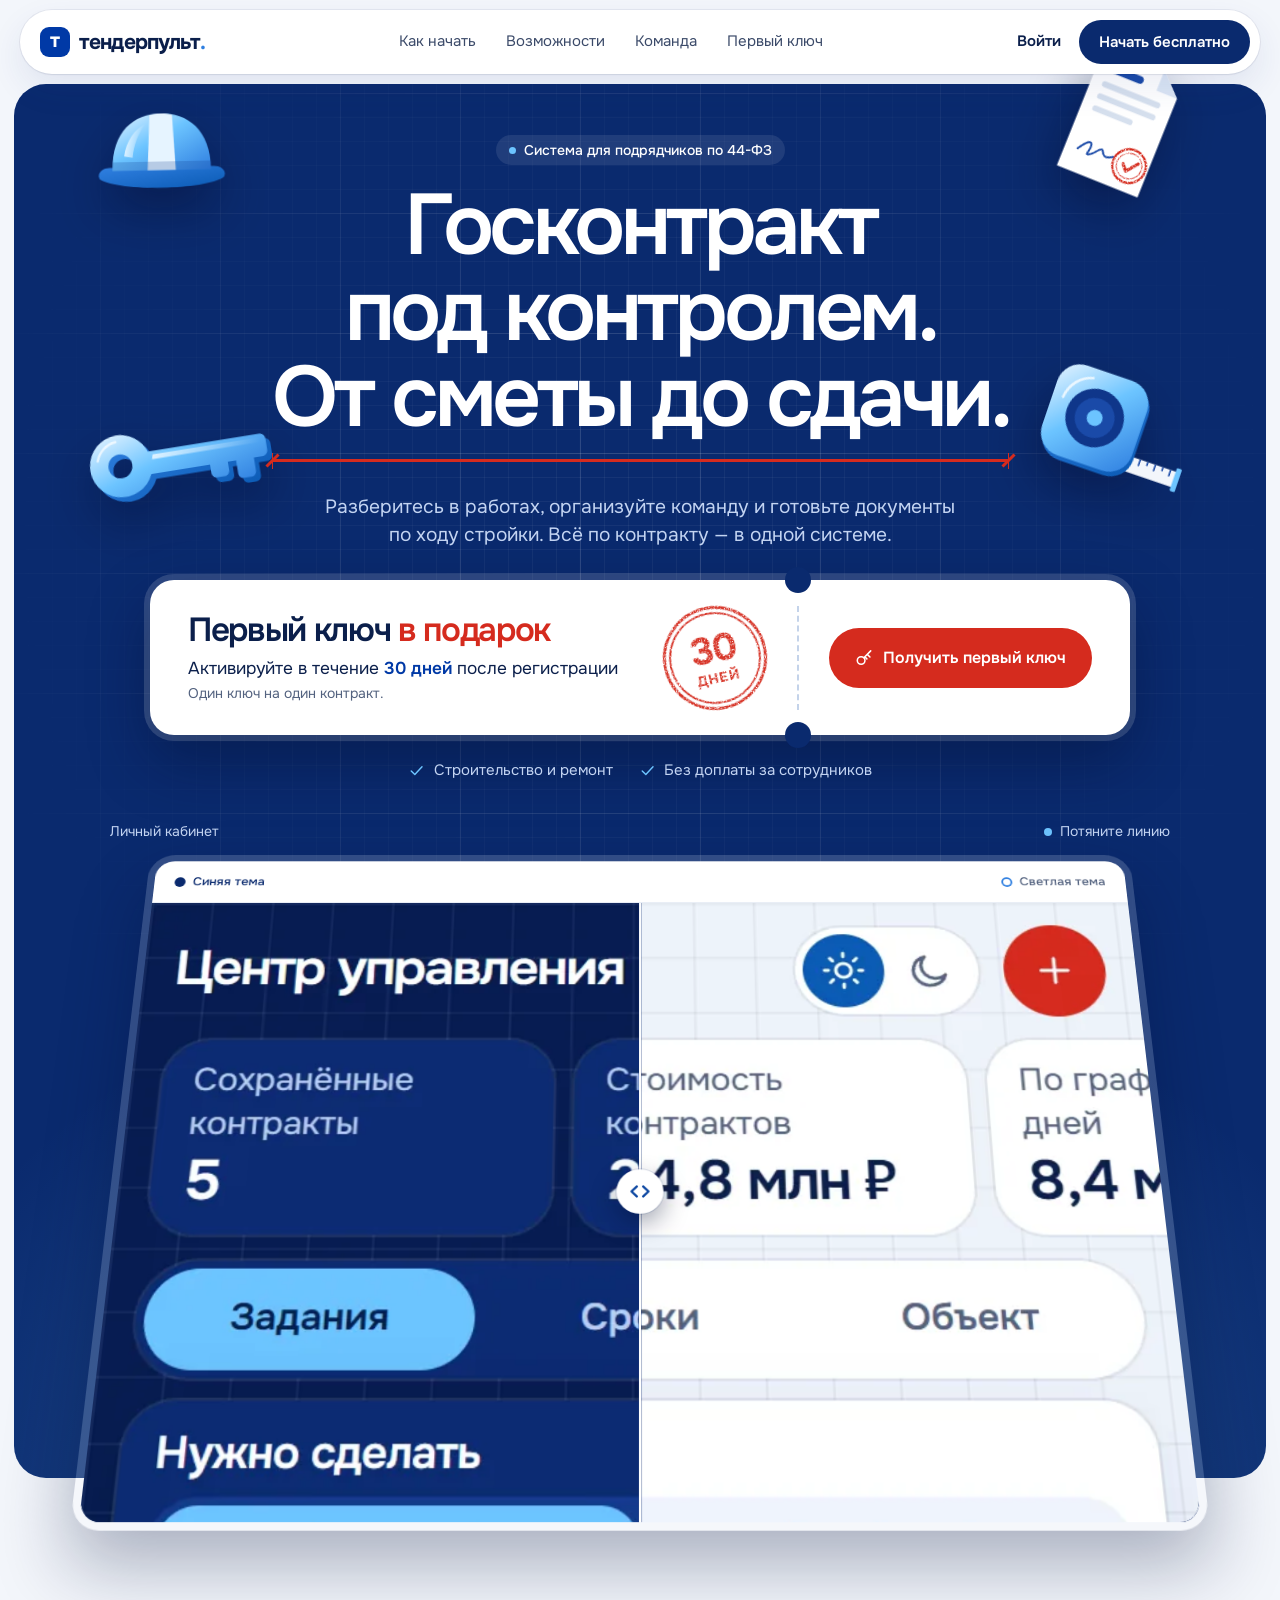
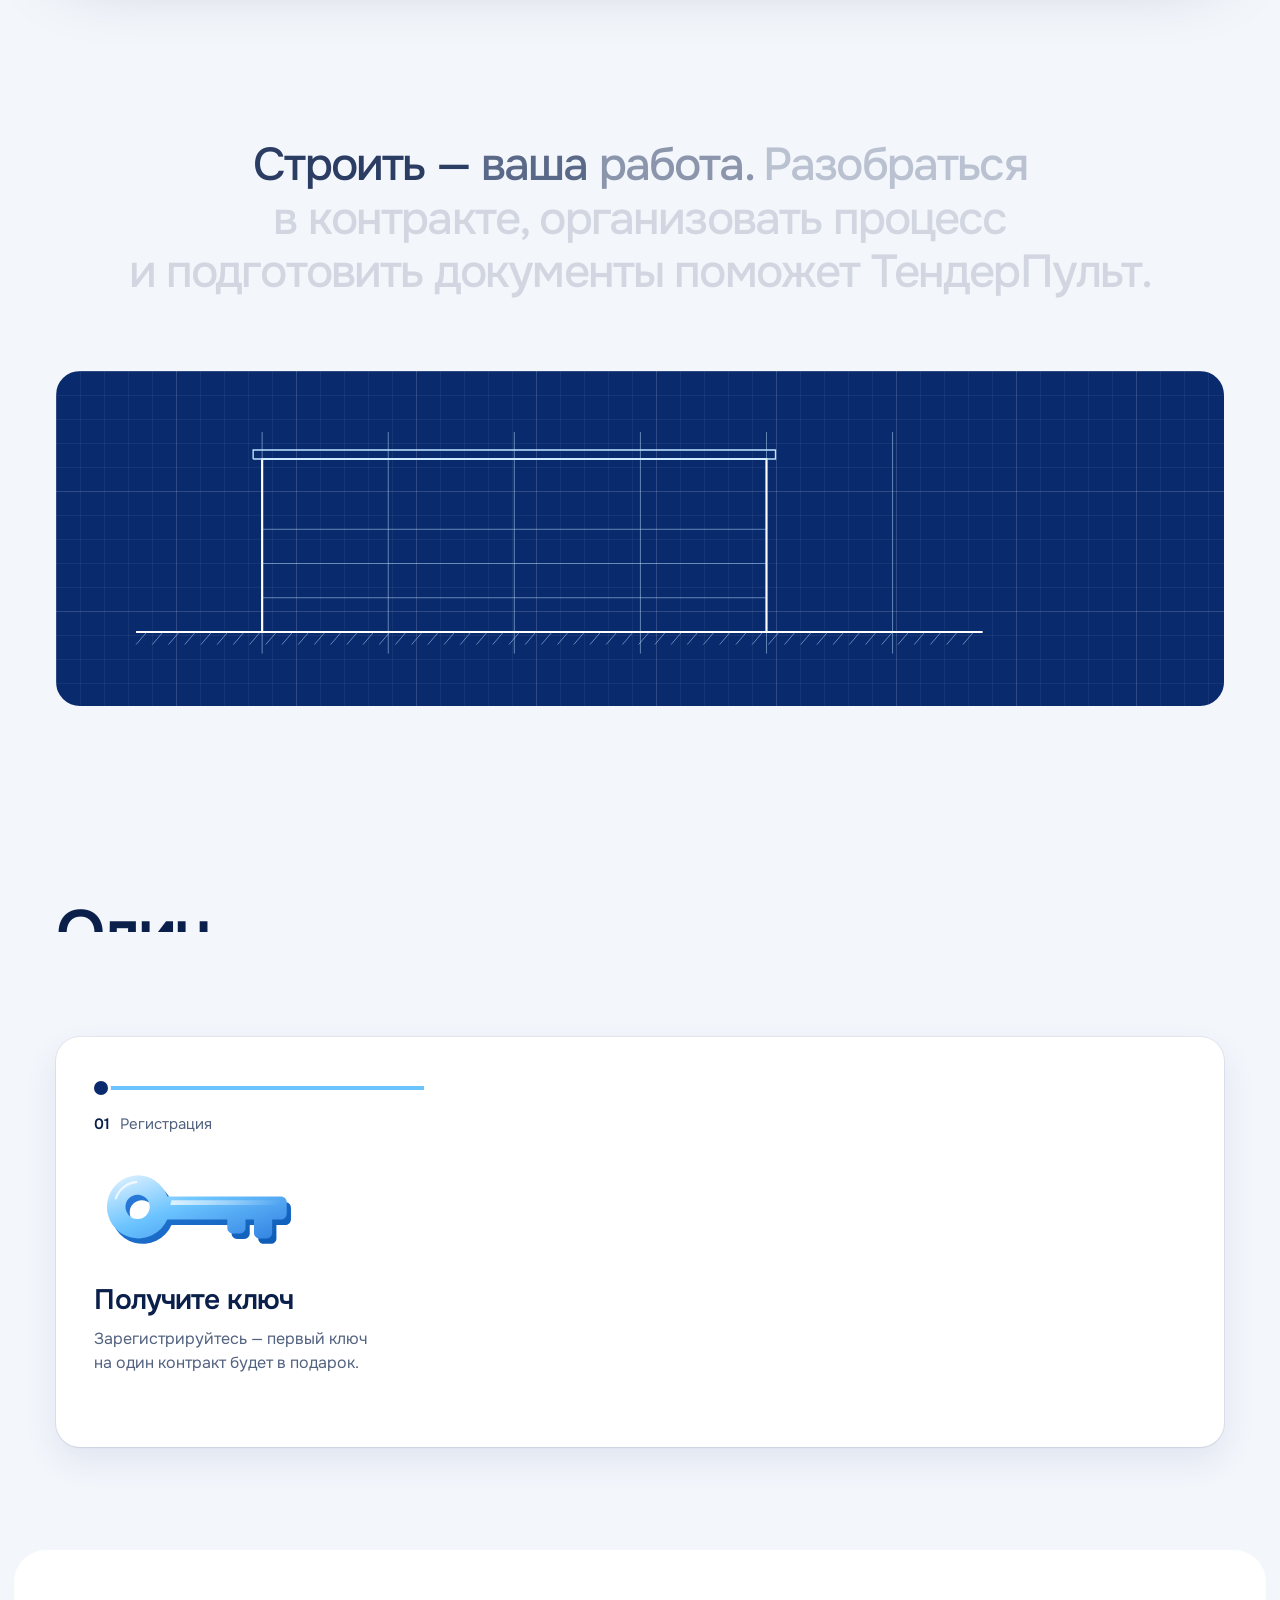
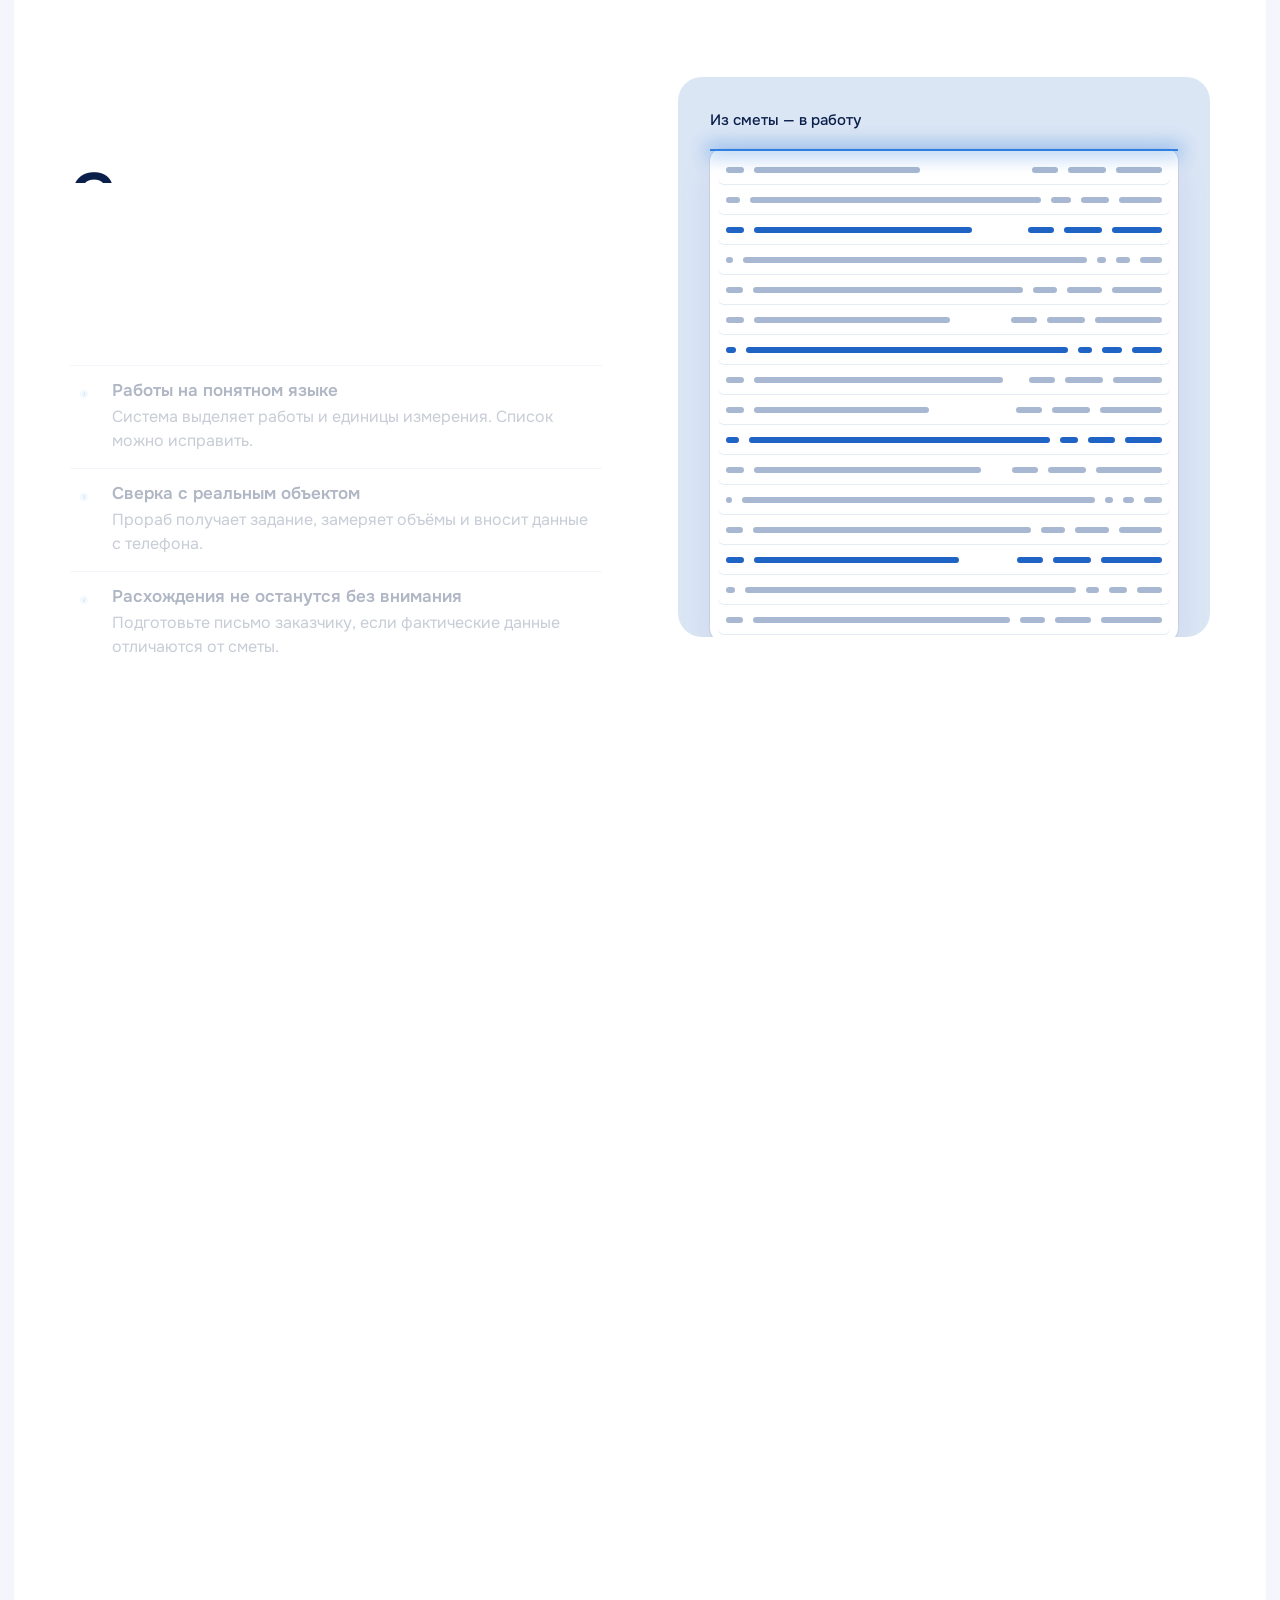
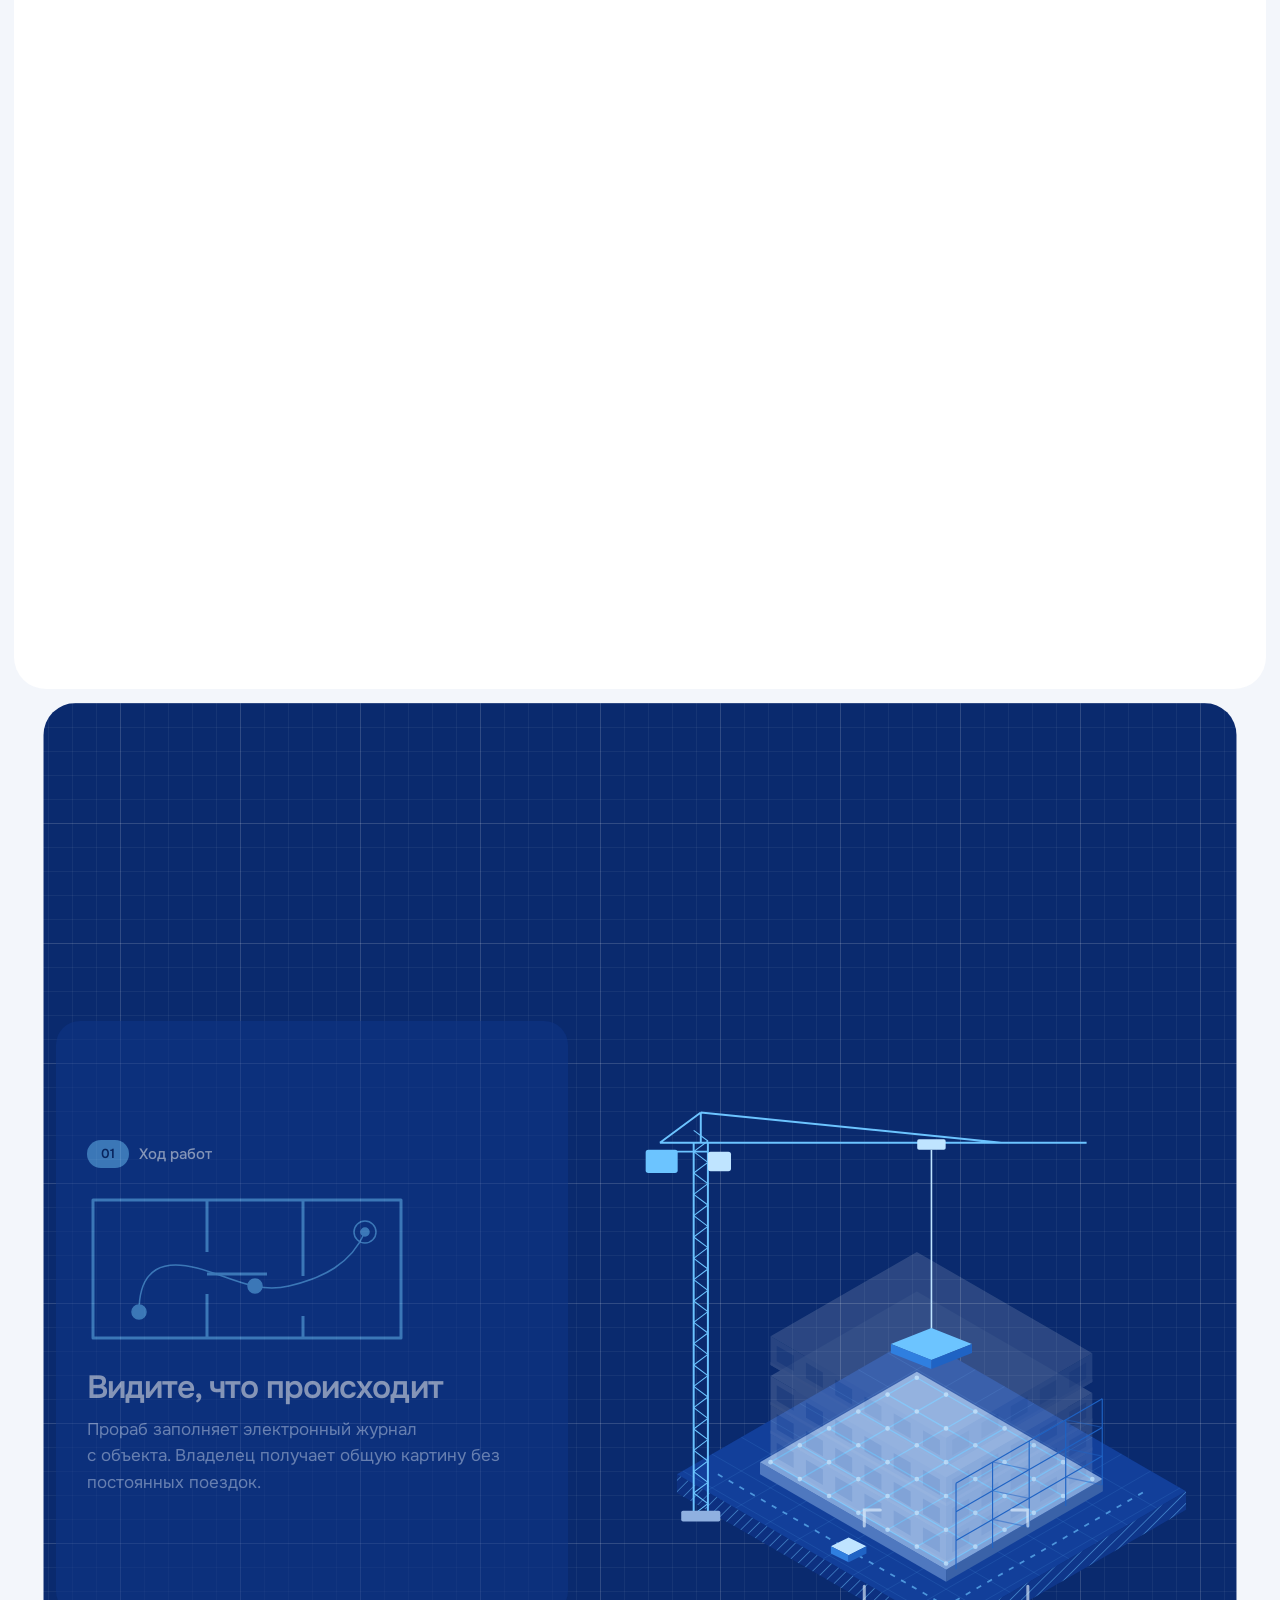
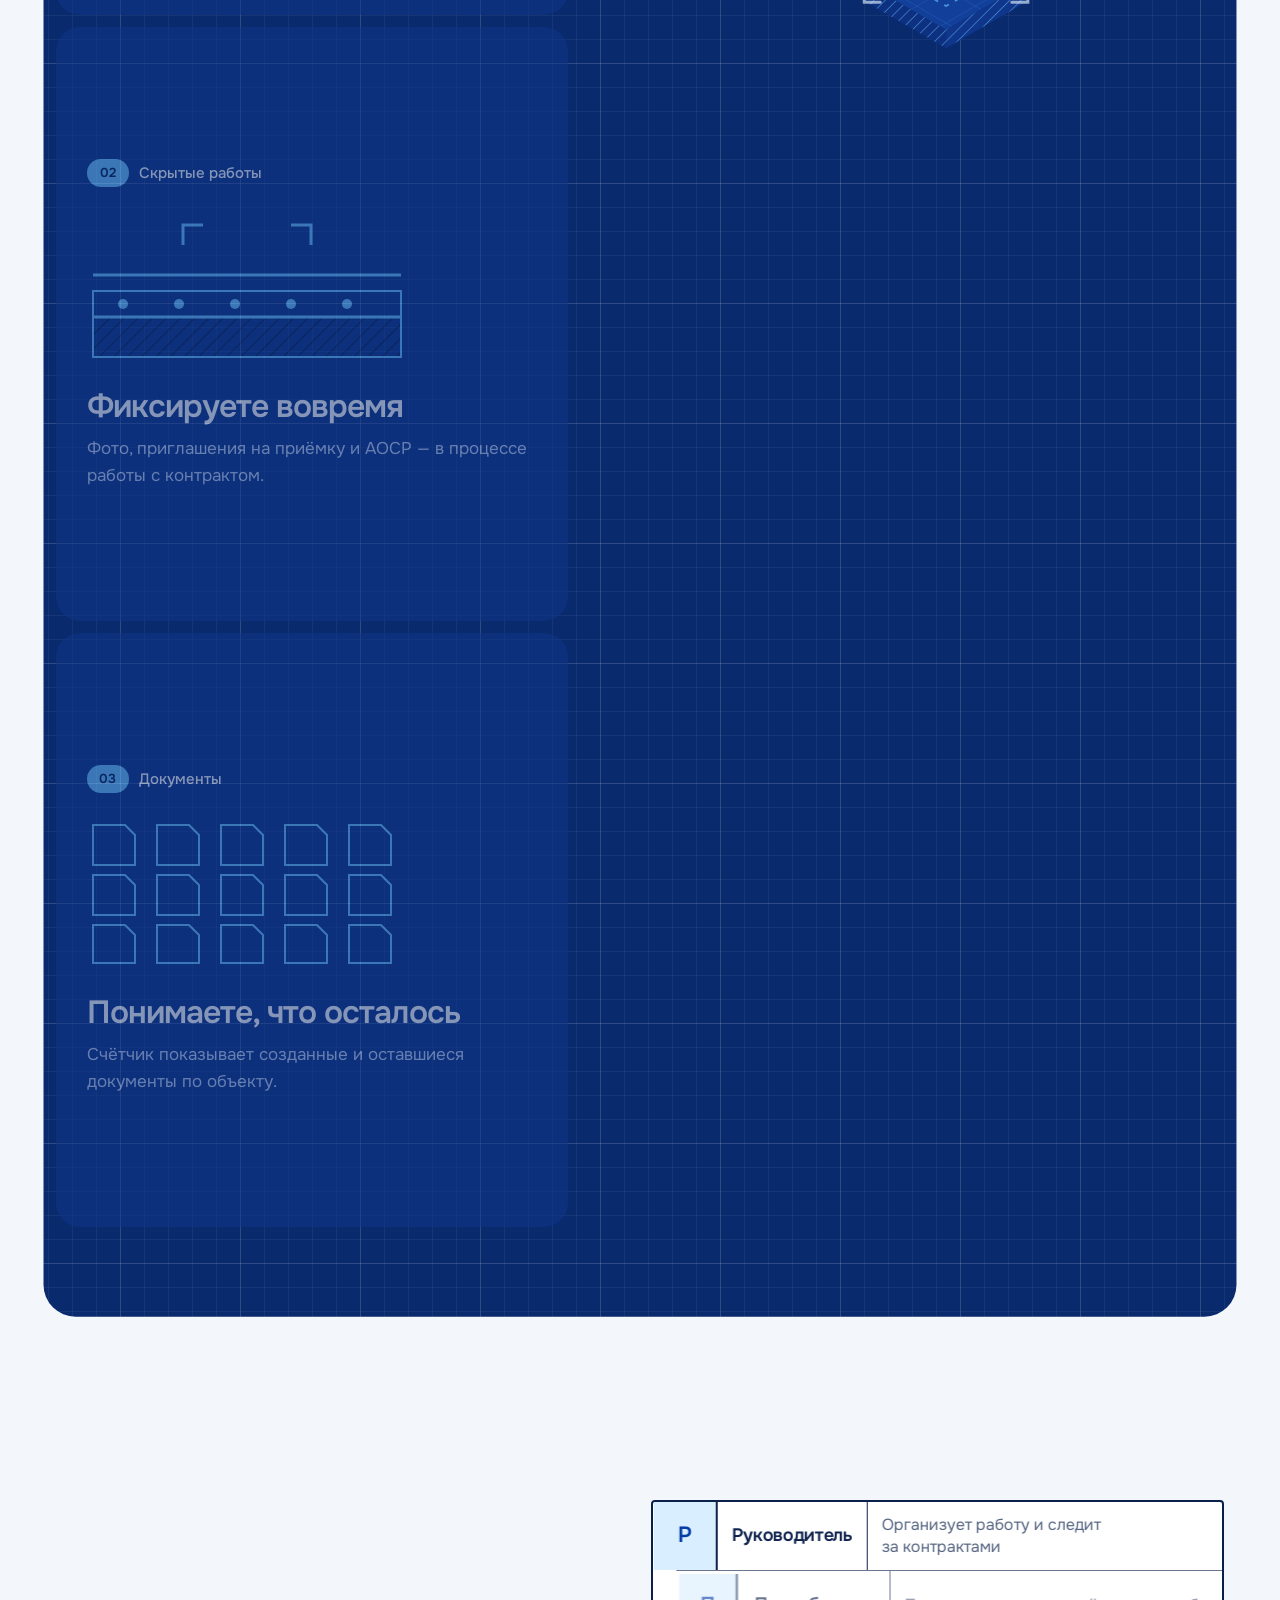
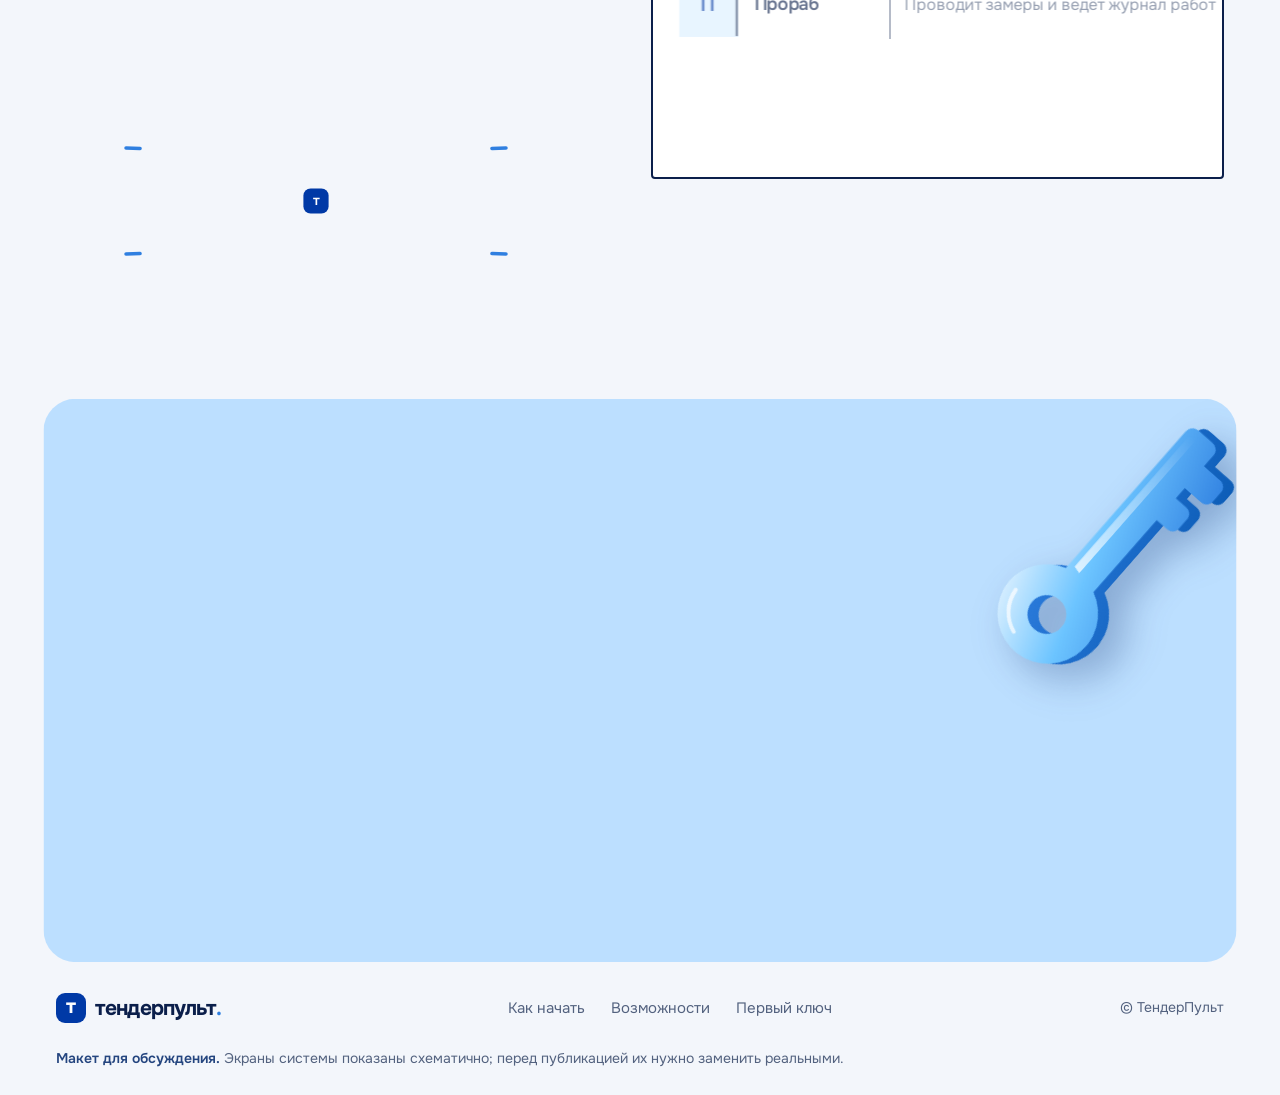
<file: index.html>
<!doctype html>
<html lang="ru">
<head>
<meta charset="utf-8">
<meta name="viewport" content="width=device-width, initial-scale=1, viewport-fit=cover">
<title>ТендерПульт — госконтракт под контролем</title>
<meta name="description" content="Макет главной страницы ТендерПульта">
<meta name="theme-color" content="#d9eeff">
<meta property="og:title" content="ТендерПульт — госконтракт под контролем">
<meta property="og:description" content="Разберитесь в работах, организуйте команду и готовьте документы по ходу стройки. Всё по контракту — в одной системе.">
<meta property="og:type" content="website">
<link rel="icon" href="data:image/svg+xml,%3Csvg xmlns='http://www.w3.org/2000/svg' viewBox='0 0 32 32'%3E%3Crect width='32' height='32' rx='8' fill='%231b3d30'/%3E%3Cpath d='M9 10h14v3.4h-5.2V24h-3.6V13.4H9z' fill='%23c7ec86'/%3E%3C/svg%3E">
<link rel="stylesheet" href="css/style.css">
</head>
<body>
<svg class="defs" aria-hidden="true" focusable="false">
  <defs>
    <linearGradient id="sky" x1="0" y1="0" x2="1" y2="1"><stop offset="0" stop-color="#e6f4ff"/><stop offset=".45" stop-color="#6cc4ff"/><stop offset="1" stop-color="#2f7fe0"/></linearGradient>
    <linearGradient id="skyDark" x1="0" y1="0" x2="1" y2="1"><stop offset="0" stop-color="#2f7fe0"/><stop offset="1" stop-color="#0b5bb5"/></linearGradient>
    <linearGradient id="deep" x1="0" y1="0" x2="1" y2="1"><stop offset="0" stop-color="#8fb0e0"/><stop offset="1" stop-color="#0f368a"/></linearGradient>
    <linearGradient id="shine" x1="0" y1="0" x2="1" y2="0"><stop offset="0" stop-color="#fff" stop-opacity=".75"/><stop offset="1" stop-color="#fff" stop-opacity="0"/></linearGradient>
    <pattern id="iso-hatch" width="9" height="9" patternUnits="userSpaceOnUse" patternTransform="rotate(45)"><path d="M0 0v9" stroke="#6cc4ff" stroke-opacity=".6" stroke-width="1.6"/></pattern>
    <pattern id="hatch" width="10" height="10" patternUnits="userSpaceOnUse" patternTransform="rotate(45)"><path d="M0 0v10" stroke="currentColor" stroke-width="2"/></pattern>
    <filter id="ink" x="-5%" y="-5%" width="110%" height="110%"><feTurbulence type="fractalNoise" baseFrequency=".8" numOctaves="2" seed="7" result="n"/><feColorMatrix in="n" type="matrix" values="0 0 0 0 0 0 0 0 0 0 0 0 0 0 0 0 0 0 -4.4 3.3" result="m"/><feComposite in="SourceGraphic" in2="m" operator="in"/></filter>
    <path id="ring" d="M100 100m-74 0a74 74 0 1 1 148 0a74 74 0 1 1-148 0"/>
  </defs>
  <symbol id="stamp-done" viewBox="0 0 200 200"><g filter="url(#ink)" fill="#d52b1e" font-family="Onest,Arial,sans-serif" font-weight="700" text-anchor="middle"><circle cx="100" cy="100" r="94" fill="none" stroke="#d52b1e" stroke-width="5"/><circle cx="100" cy="100" r="60" fill="none" stroke="#d52b1e" stroke-width="2.5"/><text font-size="17"><textPath href="#ring" startOffset="0" textLength="458" text-anchor="start">ТЕНДЕРПУЛЬТ • ТЕНДЕРПУЛЬТ •</textPath></text><text x="100" y="106" font-size="16">ВЫПОЛНЕНО</text></g></symbol>
  <symbol id="stamp-control" viewBox="0 0 200 200"><g filter="url(#ink)" fill="#d52b1e" font-family="Onest,Arial,sans-serif" font-weight="700" text-anchor="middle"><circle cx="100" cy="100" r="94" fill="none" stroke="#d52b1e" stroke-width="5"/><circle cx="100" cy="100" r="60" fill="none" stroke="#d52b1e" stroke-width="2.5"/><text font-size="15"><textPath href="#ring" startOffset="0" textLength="458" text-anchor="start">СИСТЕМА ДЛЯ ПОДРЯДЧИКОВ • 44-ФЗ •</textPath></text><text x="100" y="97" font-size="20">ПОД</text><text x="100" y="116" font-size="15">КОНТРОЛЕМ</text></g></symbol>
  <symbol id="stamp-key" viewBox="0 0 200 200"><g filter="url(#ink)" fill="#d52b1e" font-family="Onest,Arial,sans-serif" font-weight="700" text-anchor="middle"><circle cx="100" cy="100" r="94" fill="none" stroke="#d52b1e" stroke-width="5"/><circle cx="100" cy="100" r="60" fill="none" stroke="#d52b1e" stroke-width="2.5"/><text font-size="15"><textPath href="#ring" startOffset="0" textLength="458" text-anchor="start">ОДИН КЛЮЧ — ОДИН КОНТРАКТ •</textPath></text><text x="100" y="96" font-size="14">ПЕРВЫЙ КЛЮЧ</text><text x="100" y="116" font-size="15">В ПОДАРОК</text></g></symbol>
  <symbol id="i-key" viewBox="0 0 24 24"><circle cx="8" cy="15" r="5"/><path d="m11.6 11.4 8.9-8.9M16 7l3.5 3.5M12.8 10.2l2.7 2.7"/></symbol>
  <symbol id="i-check" viewBox="0 0 24 24"><path d="m4.5 12.5 5 5 10-11"/></symbol>
  <symbol id="i-chev" viewBox="0 0 24 24"><path d="m9 5 7 7-7 7"/></symbol>
  <symbol id="art-key" viewBox="0 0 320 140">
    <g fill="url(#skyDark)" transform="translate(7 9)"><path fill-rule="evenodd" d="M62 12a52 52 0 0 1 49 35h187c6 0 10 4 10 10v18c0 6-4 10-10 10h-14v22c0 5-4 9-9 9h-12c-5 0-9-4-9-9V85h-14v14c0 5-4 9-9 9h-12c-5 0-9-4-9-9V85h-99a52 52 0 1 1-49-73Zm0 32a20 20 0 1 0 0 40 20 20 0 0 0 0-40Z"/></g>
    <path fill="url(#sky)" fill-rule="evenodd" d="M62 12a52 52 0 0 1 49 35h187c6 0 10 4 10 10v18c0 6-4 10-10 10h-14v22c0 5-4 9-9 9h-12c-5 0-9-4-9-9V85h-14v14c0 5-4 9-9 9h-12c-5 0-9-4-9-9V85h-99a52 52 0 1 1-49-73Zm0 32a20 20 0 1 0 0 40 20 20 0 0 0 0-40Z"/>
    <path fill="url(#shine)" d="M118 53h176c3 0 5 2 5 5v3H116Z"/>
    <path fill="none" stroke="#fff" stroke-opacity=".7" stroke-width="4" stroke-linecap="round" d="M26 50a40 40 0 0 1 34-27"/>
  </symbol>
</svg>

<a class="skip" href="#top">Перейти к содержанию</a>

<header class="top">
  <div class="top-in">
    <a class="logo" href="#top"><span class="logo-mark">т</span><span>тендерпульт<span class="logo-dot">.</span></span></a>
    <nav class="nav" id="menu" aria-label="Навигация">
      <a href="#how">Как начать</a>
      <a href="#works">Возможности</a>
      <a href="#team">Команда</a>
      <a href="#offer">Первый ключ</a>
      <div class="menu-extra">
        <a class="login" href="https://tenderpult.ru/app/login/">Войти</a>
        <a class="btn" href="https://tenderpult.ru/app/register/">Начать бесплатно</a>
      </div>
    </nav>
    <div class="actions">
      <a class="login" href="https://tenderpult.ru/app/login/">Войти</a>
      <a class="btn btn-small" href="https://tenderpult.ru/app/register/">Начать бесплатно</a>
    </div>
    <button class="burger" type="button" aria-expanded="false" aria-controls="menu" aria-label="Открыть меню"><i></i><i></i></button>
  </div>
</header>

<main id="top" tabindex="-1">
  <section class="hero on-dark" id="hero">
    <div class="hero-bg" aria-hidden="true"><div class="hero-grid"></div><div class="hero-glow"></div></div>

    <div class="fl fl-helmet" aria-hidden="true" data-depth="26" data-speed="-150"><div>
      <svg viewBox="0 0 200 150"><path fill="url(#skyDark)" d="M12 112c28 18 148 18 176 0 5-8-3-16-14-16H26c-11 0-19 8-14 16Z"/><path fill="url(#sky)" d="M30 100c0-56 32-80 70-80s70 24 70 80Z"/><path fill="#e6f4ff" d="M84 22c6-3 26-3 32 0l4 78H80Z"/><path fill="#0f368a" fill-opacity=".22" d="M30 88h140v12H30Z"/><path fill="url(#shine)" d="M47 80c3-22 16-39 31-46-11 14-17 30-19 48Z"/></svg>
    </div></div>
    <div class="fl fl-doc" aria-hidden="true" data-depth="-20" data-speed="-210"><div>
      <svg viewBox="0 0 170 214"><path fill="#fff" d="M18 8h100l34 34v164H18Z"/><path fill="#dbe6f5" d="m118 8 34 34h-34Z"/><g fill="#d6e0ee"><rect x="36" y="58" width="96" height="9" rx="4"/><rect x="36" y="78" width="96" height="9" rx="4"/><rect x="36" y="98" width="66" height="9" rx="4"/></g><rect x="36" y="30" width="58" height="12" rx="6" fill="#1a4aa8"/><path fill="none" stroke="#1a4aa8" stroke-width="3" stroke-linecap="round" d="M38 170c10-16 16-20 18-12s-6 18 2 14 14-20 18-12 8 8 18 2"/><g fill="none" stroke="#d52b1e" filter="url(#ink)"><circle cx="122" cy="166" r="26" stroke-width="3.5"/><circle cx="122" cy="166" r="20" stroke-width="1.5"/><path stroke-width="5" stroke-linecap="round" stroke-linejoin="round" d="m112 166 8 9 14-17"/></g></svg>
    </div></div>
    <div class="fl fl-key" aria-hidden="true" data-depth="34" data-speed="-90"><div><svg viewBox="0 0 320 140"><use href="#art-key"/></svg></div></div>
    <div class="fl fl-tape" aria-hidden="true" data-depth="-30" data-speed="-120"><div>
      <svg viewBox="0 0 230 170"><rect x="124" y="118" width="100" height="24" rx="3" fill="#f3f6fb"/><g stroke="#1a4aa8" stroke-width="2.4"><path d="M138 118v10M150 118v6M162 118v10M174 118v6M186 118v10M198 118v6M210 118v10"/></g><rect x="218" y="112" width="8" height="36" rx="2" fill="#6cc4ff"/><rect x="10" y="16" width="142" height="142" rx="36" fill="url(#skyDark)"/><rect x="6" y="10" width="142" height="142" rx="36" fill="url(#sky)"/><circle cx="77" cy="81" r="44" fill="#0f368a"/><circle cx="77" cy="81" r="30" fill="#1a4aa8"/><circle cx="77" cy="81" r="12" fill="#6cc4ff"/><path fill="none" stroke="#fff" stroke-opacity=".75" stroke-width="4" stroke-linecap="round" d="M22 66c2-20 16-37 34-41"/></svg>
    </div></div>

    <div class="wrap">
      <p class="pill rise"><span>Система для подрядчиков по&nbsp;<span class="nowrap">44-ФЗ</span></span></p>
      <h1><span class="ln"><span style="--i:1">Госконтракт</span></span> <span class="ln"><span style="--i:2">под контролем.</span></span> <span class="ln l3"><span style="--i:3">От сметы до сдачи.</span></span></h1>
      <div class="dim" id="dim" aria-hidden="true"><i class="dim-line"></i><i class="dim-end a"></i><i class="dim-end b"></i></div>
      <p class="lead rise" style="--i:5">Разберитесь в&nbsp;работах, организуйте команду и&nbsp;готовьте документы по&nbsp;ходу стройки. Всё по&nbsp;контракту&nbsp;— в&nbsp;одной системе.</p>
      <div class="promo rise" style="--i:6">
        <i class="promo-sheen" aria-hidden="true"></i>
        <div class="promo-text">
          <p class="promo-title">Первый ключ <em>в&nbsp;подарок</em></p>
          <p class="promo-sub">Активируйте в&nbsp;течение <b>30&nbsp;дней</b> после регистрации</p>
          <p class="promo-note">Один ключ на&nbsp;один контракт.</p>
        </div>
        <div class="promo-stamp" aria-hidden="true"><b>30</b><span>дней</span></div>
        <div class="promo-act"><a class="btn btn-accent" href="https://tenderpult.ru/app/register/"><svg class="icon" aria-hidden="true"><use href="#i-key"/></svg>Получить первый ключ</a></div>
      </div>
      <ul class="assure rise" style="--i:7">
        <li><svg class="icon" aria-hidden="true"><use href="#i-check"/></svg>Строительство и&nbsp;ремонт</li>
        <li><svg class="icon" aria-hidden="true"><use href="#i-check"/></svg>Без доплаты за&nbsp;сотрудников</li>
      </ul>

      <div class="art rise" style="--i:8">
        <div class="art-top"><span>Личный кабинет</span><span><i class="led" aria-hidden="true"></i>Потяните линию</span></div>
        <div class="tilt">
          <div class="frame">
            <div class="frame-key" aria-hidden="true"><svg viewBox="0 0 320 140"><use href="#art-key"/></svg></div>
            <div class="window">
              <div class="w-bar" data-side="night"><span class="cmp-name">Синяя тема</span><span class="cmp-name">Светлая тема</span></div>
              <div class="compare" id="compare">
                <picture class="cmp-img"><source media="(max-width:640px)" srcset="assets/img/dash-night-m.webp"><img src="assets/img/dash-night.webp" width="1440" height="900" alt="Центр управления ТендерПульт в синей теме: показатели компании, задания и сроки контрактов" draggable="false"></picture>
                <picture class="cmp-img cmp-top"><source media="(max-width:640px)" srcset="assets/img/dash-day-m.webp"><img src="assets/img/dash-day.webp" width="1440" height="900" alt="Тот же экран в светлой теме" draggable="false"></picture>
                <input class="cmp-range" type="range" min="0" max="100" value="50" aria-label="Граница между синей и светлой темой">
                <div class="cmp-line" aria-hidden="true"><i class="cmp-handle"><svg viewBox="0 0 24 24"><path d="M9 7l-5 5 5 5M15 7l5 5-5 5"/></svg></i></div>
              </div>
            </div>
          </div>
        </div>
      </div>
    </div>
  </section>

  <section class="intro">
    <div class="wrap">
      <p class="pill">Когда контракт подписан</p>
      <p class="intro-text" data-words>Строить&nbsp;— ваша работа. Разобраться в&nbsp;контракте, организовать процесс и&nbsp;подготовить документы поможет ТендерПульт.</p>
      <div class="bp on-dark" aria-hidden="true"><svg id="bp" viewBox="0 0 1240 316"></svg></div>
    </div>
  </section>

  <section class="section" id="how">
    <div class="wrap">
      <div class="head">
        <div><p class="pill">Простой старт</p><h2>Один номер закупки.<br>Понятное начало.</h2></div>
        <p>Начните с&nbsp;одного контракта. Софи поможет разобраться в&nbsp;системе и&nbsp;подскажет, что делать дальше.</p>
      </div>
      <ol class="steps">
        <li class="step"><div class="step-mark"><span class="step-num">01</span><span>Регистрация</span></div>
          <svg class="step-art" viewBox="0 0 280 104" aria-hidden="true"><g class="key-swing"><use href="#art-key" x="6" y="10" width="194" height="85"/></g></svg>
          <h3>Получите ключ</h3><p>Зарегистрируйтесь&nbsp;— первый ключ на&nbsp;один контракт будет в&nbsp;подарок.</p></li>
        <li class="step"><div class="step-mark"><span class="step-num">02</span><span>Контракт</span></div>
          <svg class="step-art" viewBox="0 0 280 104" aria-hidden="true"><rect x="2" y="20" width="276" height="64" rx="16" fill="#f3f6fb" stroke="#d6e0ee" stroke-width="2"/><g fill="#0b1f4b"><circle class="sd" cx="30" cy="52" r="5.5"/><circle class="sd" cx="52" cy="52" r="5.5"/><circle class="sd" cx="74" cy="52" r="5.5"/><circle class="sd" cx="96" cy="52" r="5.5"/><circle class="sd" cx="118" cy="52" r="5.5"/><circle class="sd" cx="140" cy="52" r="5.5"/><circle class="sd" cx="162" cy="52" r="5.5"/><circle class="sd" cx="184" cy="52" r="5.5"/></g><rect class="caret" x="200" y="36" width="3" height="32" rx="1.5" fill="#2f7fe0"/><circle cx="248" cy="52" r="17" fill="url(#sky)"/><path d="m243 44 8 8-8 8" fill="none" stroke="#0f368a" stroke-width="3.4" stroke-linecap="round" stroke-linejoin="round"/></svg>
          <h3>Введите номер закупки</h3><p>Система получит данные контракта и&nbsp;подготовит список работ из&nbsp;сметы.</p></li>
        <li class="step"><div class="step-mark"><span class="step-num">03</span><span>Подготовка</span></div>
          <svg class="step-art" viewBox="0 0 280 104" aria-hidden="true"><g class="ck"><circle cx="16" cy="18" r="13" fill="#d9eeff"/><path d="m10 18 5 5 8-9" fill="none" stroke="#0b5bb5" stroke-width="3" stroke-linecap="round" stroke-linejoin="round"/><rect x="42" y="12" width="190" height="12" rx="6" fill="#dbe6f5"/></g><g class="ck"><circle cx="16" cy="52" r="13" fill="#d9eeff"/><path d="m10 52 5 5 8-9" fill="none" stroke="#0b5bb5" stroke-width="3" stroke-linecap="round" stroke-linejoin="round"/><rect x="42" y="46" width="150" height="12" rx="6" fill="#dbe6f5"/></g><g class="ck"><circle cx="16" cy="86" r="13" fill="url(#sky)"/><path d="m10 86 5 5 8-9" fill="none" stroke="#0f368a" stroke-width="3" stroke-linecap="round" stroke-linejoin="round"/><rect x="42" y="80" width="214" height="12" rx="6" fill="#6cc4ff"/></g></svg>
          <h3>Двигайтесь по&nbsp;шагам</h3><p>Проверьте работы, подключите команду и&nbsp;организуйте подготовку объекта с&nbsp;подсказками Софи.</p></li>
      </ol>
    </div>
  </section>

  <section class="panel feature" id="works">
    <div class="wrap feature-track">
      <div class="feature-stick feature-grid">
        <div class="feature-copy">
          <p class="pill">Подготовка к&nbsp;старту</p>
          <h2>Сначала ясность.<br>Потом стройка.</h2>
          <p>Большая смета превращается в&nbsp;понятный список работ. С&nbsp;ним проще разобраться в&nbsp;контракте, получить расчёты от&nbsp;субподрядчиков и&nbsp;подготовить объект к&nbsp;старту.</p>
          <ul class="checks">
            <li><div class="check"><svg class="icon" aria-hidden="true"><use href="#i-check"/></svg></div><div><strong>Работы на&nbsp;понятном языке</strong><span>Система выделяет работы и&nbsp;единицы измерения. Список можно исправить.</span></div></li>
            <li><div class="check"><svg class="icon" aria-hidden="true"><use href="#i-check"/></svg></div><div><strong>Сверка с&nbsp;реальным объектом</strong><span>Прораб получает задание, замеряет объёмы и&nbsp;вносит данные с&nbsp;телефона.</span></div></li>
            <li><div class="check"><svg class="icon" aria-hidden="true"><use href="#i-check"/></svg></div><div><strong>Расхождения не&nbsp;останутся без внимания</strong><span>Подготовьте письмо заказчику, если фактические данные отличаются от&nbsp;сметы.</span></div></li>
          </ul>
        </div>

        <figure class="estimate">
          <div class="sheet" id="sheet" aria-hidden="true"><div class="scan"></div></div>
          <div class="est-head">Из сметы&nbsp;— в&nbsp;работу</div>
          <div class="paper">
            <div class="paper-title"><h3>Список работ</h3><span class="badge">Подготовлен системой</span></div>
            <div class="work-row"><b>Демонтаж покрытия</b><span>м²</span><svg class="icon" aria-hidden="true"><use href="#i-chev"/></svg></div>
            <div class="work-row"><b>Устройство стяжки</b><span>м²</span><svg class="icon" aria-hidden="true"><use href="#i-chev"/></svg></div>
            <div class="work-row"><b>Облицовка стен</b><span>м²</span><svg class="icon" aria-hidden="true"><use href="#i-chev"/></svg></div>
            <div class="work-row"><b>Установка светильников</b><span>шт.</span><svg class="icon" aria-hidden="true"><use href="#i-chev"/></svg></div>
            <p class="paper-foot">Проверьте список и&nbsp;передайте работы на&nbsp;расчёт или замер.</p>
          </div>
          <figcaption class="est-note">Иллюстрация списка работ</figcaption>
        </figure>
      </div>
    </div>
  </section>

  <section class="panel site on-dark" id="site">
    <div class="wrap">
      <div class="head">
        <div><p class="pill">Во время работ</p><h2>Стройка идёт.<br>Документы готовятся.</h2></div>
        <p>Работайте по&nbsp;графику, ведите журнал и&nbsp;собирайте сведения для документов по&nbsp;мере выполнения работ.</p>
      </div>
      <div class="story" id="story">
        <div class="scene" aria-hidden="true"><svg id="iso" viewBox="0 0 680 640" preserveAspectRatio="xMidYMid meet"></svg></div>
        <div class="tiles">
          <article class="tile">
            <div class="tile-mark"><b>01</b>Ход работ</div>
            <svg class="tile-art" viewBox="0 0 320 150" fill="none" stroke="currentColor" stroke-width="1.5" aria-hidden="true">
              <path stroke-width="3" stroke-linejoin="round" d="M6 6h308v138H6zM120 6v52M120 100v44M216 6v76M216 122v22M120 80h60"/>
              <path class="route" pathLength="1" stroke-dasharray="1" d="M52 118c0-46 26-52 58-44s58 26 92 18 62-22 76-54"/>
              <circle cx="52" cy="118" r="7" fill="currentColor"/><circle cx="168" cy="92" r="7" fill="currentColor"/><circle cx="278" cy="38" r="11"/><circle cx="278" cy="38" r="4" fill="currentColor"/>
            </svg>
            <h3>Видите, что происходит</h3><p>Прораб заполняет электронный журнал с&nbsp;объекта. Владелец получает общую картину без постоянных поездок.</p>
          </article>
          <article class="tile">
            <div class="tile-mark"><b>02</b>Скрытые работы</div>
            <svg class="tile-art" viewBox="0 0 320 150" fill="none" stroke="currentColor" stroke-width="2" aria-hidden="true">
              <rect x="6" y="104" width="308" height="40" fill="url(#hatch)"/><path stroke-width="3" d="M6 104h308"/>
              <rect x="6" y="78" width="308" height="26"/><g fill="currentColor" stroke="none"><circle cx="36" cy="91" r="5"/><circle cx="92" cy="91" r="5"/><circle cx="148" cy="91" r="5"/><circle cx="204" cy="91" r="5"/><circle cx="260" cy="91" r="5"/></g>
              <path stroke-width="3" d="M6 62h308M116 12H96v20M204 12h20v20"/>
            </svg>
            <h3>Фиксируете вовремя</h3><p>Фото, приглашения на&nbsp;приёмку и&nbsp;АОСР&nbsp;— в&nbsp;процессе работы с&nbsp;контрактом.</p>
          </article>
          <article class="tile">
            <div class="tile-mark"><b>03</b>Документы</div>
            <svg class="tile-art" id="docs-art" viewBox="0 0 320 150" fill="none" stroke="currentColor" stroke-width="2" aria-hidden="true">
              <g fill="currentColor"><path d="M6 6h32l10 10v30H6z"/><path d="M70 6h32l10 10v30H70z"/><path d="M134 6h32l10 10v30h-42z"/><path d="M198 6h32l10 10v30h-42z"/><path d="M262 6h32l10 10v30h-42z"/><path d="M6 56h32l10 10v30H6z"/><path d="M70 56h32l10 10v30H70z"/><path d="M134 56h32l10 10v30h-42z"/></g>
              <path d="M198 56h32l10 10v30h-42zM262 56h32l10 10v30h-42zM6 106h32l10 10v28H6zM70 106h32l10 10v28H70zM134 106h32l10 10v28h-42zM198 106h32l10 10v28h-42zM262 106h32l10 10v28h-42z"/>
            </svg>
            <h3>Понимаете, что осталось</h3><p>Счётчик показывает созданные и&nbsp;оставшиеся документы по&nbsp;объекту.</p>
          </article>
        </div>
      </div>
    </div>
  </section>

  <section class="section" id="team">
    <div class="wrap team-grid">
      <div class="team-copy">
        <p class="pill">Одна система для команды</p>
        <h2>У&nbsp;каждого своя задача.<br>У&nbsp;вас&nbsp;— общая картина.</h2>
        <p>Руководитель задаёт порядок, команда вносит данные, а&nbsp;Софи помогает разобраться. Если нужна помощь человека, можно написать в&nbsp;службу поддержки.</p>
        <svg class="net" viewBox="0 0 520 190" aria-hidden="true">
          <g class="net-base"><path class="nl" pathLength="1" d="M70 42C160 42 170 95 260 95"/><path class="nl" pathLength="1" d="M70 148C160 148 170 95 260 95"/><path class="nl" pathLength="1" d="M450 42C360 42 350 95 260 95"/><path class="nl" pathLength="1" d="M450 148C360 148 350 95 260 95"/></g>
          <path class="net-pulse" pathLength="1" d="M70 42C160 42 170 95 260 95"/><path class="net-pulse" pathLength="1" d="M70 148C160 148 170 95 260 95"/><path class="net-pulse" pathLength="1" d="M450 42C360 42 350 95 260 95"/><path class="net-pulse" pathLength="1" d="M450 148C360 148 350 95 260 95"/>
          <g font-family="Onest,Arial,sans-serif" font-weight="600" font-size="20" text-anchor="middle">
            <g class="nn"><circle cx="70" cy="42" r="30" fill="#dbe6f5"/><text x="70" y="49" fill="#16458f">Р</text></g>
            <g class="nn"><circle cx="70" cy="148" r="30" fill="#dbe6f5"/><text x="70" y="155" fill="#16458f">П</text></g>
            <g class="nn"><circle cx="450" cy="42" r="30" fill="#dbe6f5"/><text x="450" y="49" fill="#16458f">С</text></g>
            <g class="nn"><circle cx="450" cy="148" r="30" fill="#dbe6f5"/><text x="450" y="155" fill="#16458f">Т</text></g>
            <g class="nh"><rect x="218" y="53" width="84" height="84" rx="24" fill="#0039a6"/><text x="260" y="109" fill="#ffffff" font-size="46">т</text></g>
          </g>
        </svg>
      </div>
      <div>
        <ul class="roles">
          <li class="role"><b aria-hidden="true">Р</b><strong>Руководитель</strong><span>Организует работу и&nbsp;следит за&nbsp;контрактами</span></li>
          <li class="role"><b aria-hidden="true">П</b><strong>Прораб</strong><span>Проводит замеры и&nbsp;ведёт журнал работ</span></li>
          <li class="role"><b aria-hidden="true">С</b><strong>Снабженец</strong><span>Добавляет сертификаты к&nbsp;документам</span></li>
          <li class="role"><b aria-hidden="true">Т</b><strong>ПТО</strong><span>Готовит и&nbsp;проверяет документы</span></li>
        </ul>
        <p class="role-note">Роли можно совмещать. Доплаты за&nbsp;сотрудников нет.</p>
      </div>
    </div>
  </section>

  <section class="panel offer" id="offer">
    <div class="offer-key" aria-hidden="true"><svg viewBox="0 0 320 140"><use href="#art-key"/></svg></div>
    <div class="stamp-offer" aria-hidden="true"><svg viewBox="0 0 200 200"><use href="#stamp-key"/></svg></div>
    <div class="wrap offer-grid">
      <div>
        <p class="pill">Первый ключ в&nbsp;подарок</p>
        <h2>Начните с&nbsp;одного контракта. Наведите порядок.</h2>
        <p>Зарегистрируйтесь, активируйте ключ в&nbsp;течение 30&nbsp;дней и&nbsp;работайте с&nbsp;контрактом до&nbsp;его завершения.</p>
      </div>
      <div class="offer-act">
        <a class="btn" href="https://tenderpult.ru/app/register/">Зарегистрироваться</a>
        <p class="fob">Один ключ&nbsp;— один контракт.</p>
      </div>
    </div>
  </section>
</main>

<footer class="foot" id="foot">
  <div class="wrap foot-in">
    <a class="logo" href="#top"><span class="logo-mark">т</span><span>тендерпульт<span class="logo-dot">.</span></span></a>
    <nav class="foot-nav" aria-label="Навигация в подвале"><a href="#how">Как начать</a><a href="#works">Возможности</a><a href="#offer">Первый ключ</a></nav>
    <small>© ТендерПульт</small>
  </div>
  <p class="wrap ribbon"><strong>Макет для обсуждения.</strong> Экраны системы показаны схематично; перед публикацией их нужно заменить реальными.</p>
</footer>

<div class="dock" id="dock"><a class="btn" href="https://tenderpult.ru/app/register/">Начать бесплатно</a></div>

<script src="assets/vendor/gsap.min.js"></script>
<script src="assets/vendor/ScrollTrigger.min.js"></script>
<script src="js/main.js"></script>
</body>
</html>
</file>
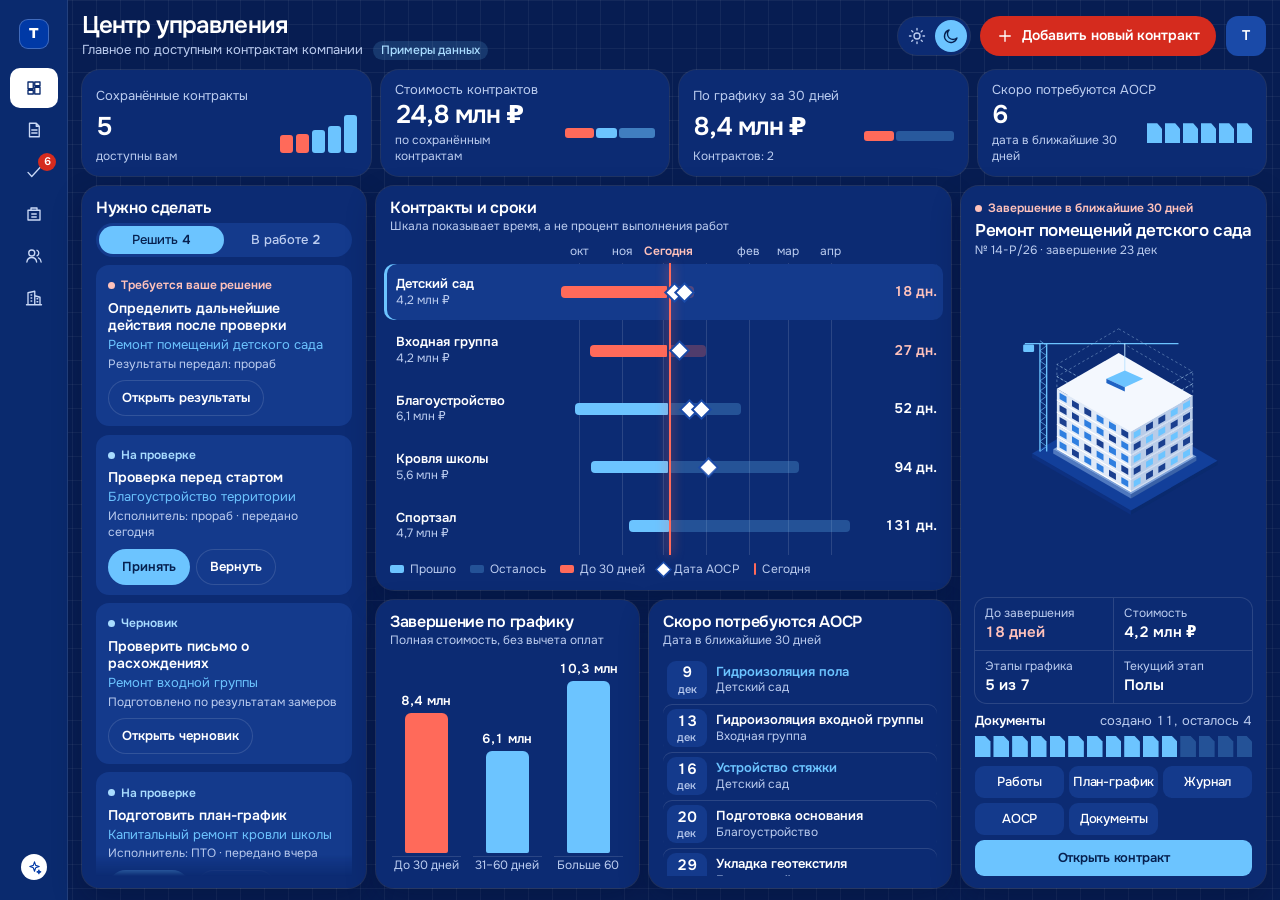
<file: cabinet/index.html>
<!doctype html>
<html lang="ru" data-theme="night">
<head>
<meta charset="utf-8">
<meta name="viewport" content="width=device-width, initial-scale=1, viewport-fit=cover">
<title>ТендерПульт · Центр управления</title>
<meta name="theme-color" content="#0a2a6e">
<link rel="icon" href="data:image/svg+xml,%3Csvg xmlns='http://www.w3.org/2000/svg' viewBox='0 0 32 32'%3E%3Crect width='32' height='32' rx='8' fill='%230039a6'/%3E%3Cpath d='M9 10h14v3.4h-5.2V24h-3.6V13.4H9z' fill='%23fff'/%3E%3C/svg%3E">
<link rel="stylesheet" href="css/cabinet.css">
<script>try{document.documentElement.dataset.theme=localStorage.getItem('tenderpult-cabinet-theme')||'night'}catch(e){}</script>
</head>
<body>
<div class="app">
  <aside class="rail" id="rail" aria-label="Разделы"></aside>
  <main class="main">
    <header class="top" id="top"></header>
    <section class="kpis" aria-label="Показатели компании" id="kpis"></section>

    <div class="seg" role="tablist" aria-label="Что показать">
      <button type="button" role="tab" data-pane="tasks" aria-selected="true">Задания</button>
      <button type="button" role="tab" data-pane="map" aria-selected="false">Сроки</button>
      <button type="button" role="tab" data-pane="card" aria-selected="false">Объект</button>
    </div>

    <div class="board" data-active="tasks">
      <section class="panel p-tasks" data-pane-id="tasks" aria-labelledby="h-tasks">
        <header class="p-head">
          <h2 id="h-tasks">Нужно сделать</h2>
          <div class="tabs" role="tablist" aria-label="Очередь заданий" id="queue-tabs">
            <i class="tabs-ind" aria-hidden="true"></i>
            <button type="button" role="tab" data-queue="decide" aria-selected="true">Решить <b id="q-decide">0</b></button>
            <button type="button" role="tab" data-queue="work" aria-selected="false">В работе <b id="q-work">0</b></button>
          </div>
        </header>
        <div class="tasks scroll" id="tasks" tabindex="-1"></div>
      </section>

      <div class="mid" data-pane-id="map">
        <section class="panel p-map" aria-labelledby="h-map">
          <header class="p-head">
            <div><h2 id="h-map">Контракты и сроки</h2><p class="sub">Шкала показывает время, а не процент выполнения работ</p></div>
            <button class="chip" id="reset" type="button" hidden>Показать все <svg class="ic"><use href="#i-close"/></svg></button>
          </header>
          <div class="tl" id="tl">
            <div class="tl-axis" id="tl-axis" aria-hidden="true"></div>
            <div class="tl-canvas">
              <div class="tl-grid" id="tl-grid" aria-hidden="true"></div>
              <div class="tl-rows" id="tl-rows"></div>
            </div>
          </div>
          <ul class="legend" aria-label="Обозначения">
            <li><i class="lg lg-past"></i>Прошло</li><li><i class="lg lg-left"></i>Осталось</li><li><i class="lg lg-hot"></i>До 30 дней</li><li><i class="lg lg-act"></i>Дата АОСР</li><li><i class="lg lg-now"></i>Сегодня</li>
          </ul>
        </section>
        <div class="pair">
          <section class="panel p-bars" aria-labelledby="h-bars">
            <header class="p-head"><div><h2 id="h-bars">Завершение по графику</h2><p class="sub">Полная стоимость, без вычета оплат</p></div></header>
            <div class="bars" id="bars"></div>
          </section>
          <section class="panel p-acts" id="acts-panel" aria-labelledby="h-acts">
            <header class="p-head"><div><h2 id="h-acts">Скоро потребуются АОСР</h2><p class="sub">Дата в ближайшие 30 дней</p></div></header>
            <div class="acts scroll" id="acts"></div>
          </section>
        </div>
      </div>

      <section class="panel p-card" data-pane-id="card" aria-label="Выбранный контракт"></section>
    </div>
  </main>
</div>
<script src="../assets/vendor/gsap.min.js"></script>
<script src="js/core.js"></script>
<script src="js/ui.js"></script>
<script src="js/cabinet.js"></script>
</body>
</html>
</file>
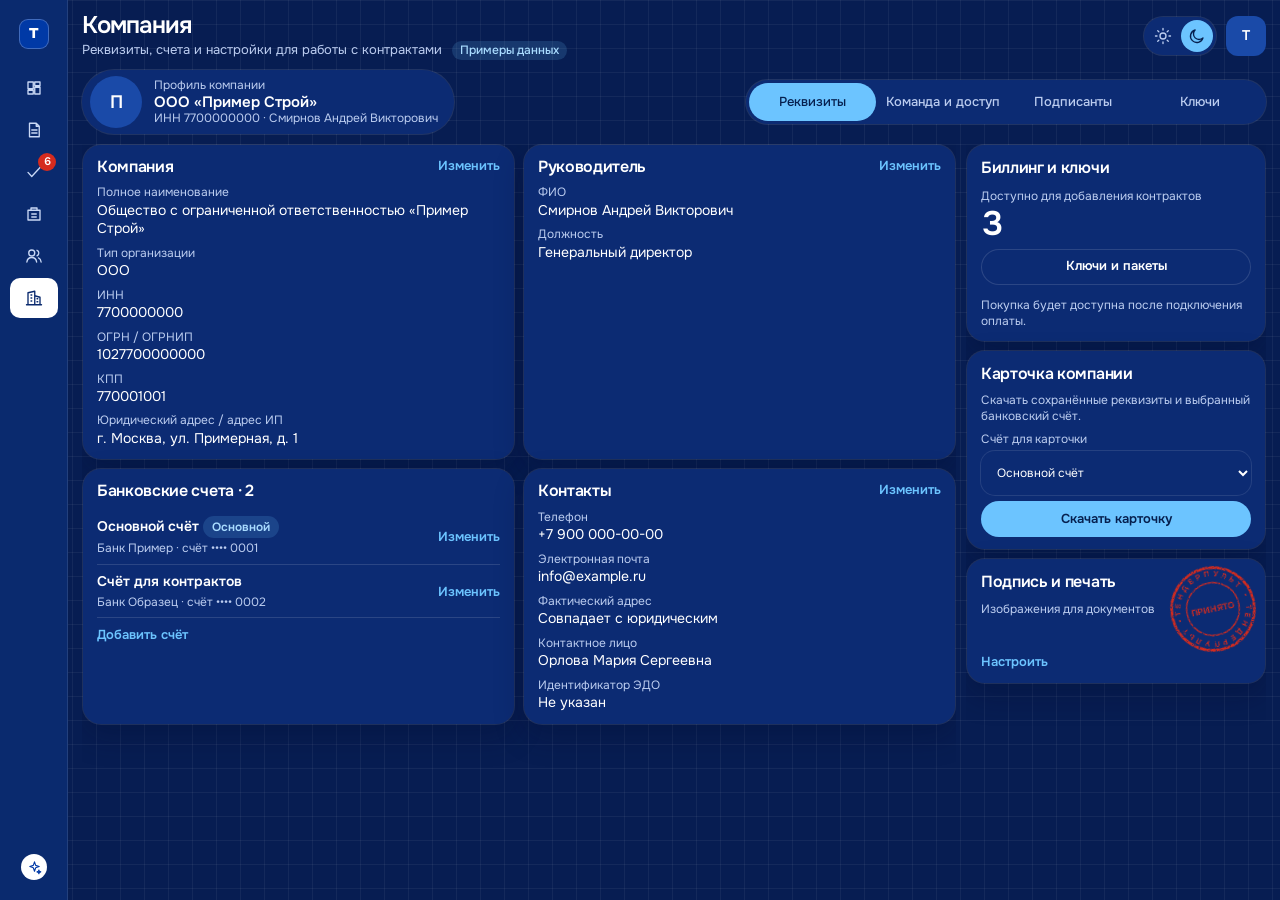
<file: cabinet/company.html>
<!doctype html>
<html lang="ru" data-theme="night">
<head>
<meta charset="utf-8">
<meta name="viewport" content="width=device-width, initial-scale=1, viewport-fit=cover">
<title>ТендерПульт · Компания</title>
<meta name="theme-color" content="#0a2a6e">
<link rel="icon" href="data:image/svg+xml,%3Csvg xmlns='http://www.w3.org/2000/svg' viewBox='0 0 32 32'%3E%3Crect width='32' height='32' rx='8' fill='%230039a6'/%3E%3Cpath d='M9 10h14v3.4h-5.2V24h-3.6V13.4H9z' fill='%23fff'/%3E%3C/svg%3E">
<link rel="stylesheet" href="css/cabinet.css">
<script>try{document.documentElement.dataset.theme=localStorage.getItem('tenderpult-cabinet-theme')||'night'}catch(e){}</script>
</head>
<body data-page="company">
<div class="app">
  <aside class="rail" id="rail" aria-label="Разделы"></aside>
  <main class="main page">
    <header class="top" id="top"></header>
    <div class="toolbar" id="toolbar"></div>
    <div class="co-view" id="co-view"></div>
  </main>
</div>
<script src="../assets/vendor/gsap.min.js"></script>
<script src="js/core.js"></script>
<script src="js/ui.js"></script>
<script src="js/pages.js"></script>
</body>
</html>
</file>
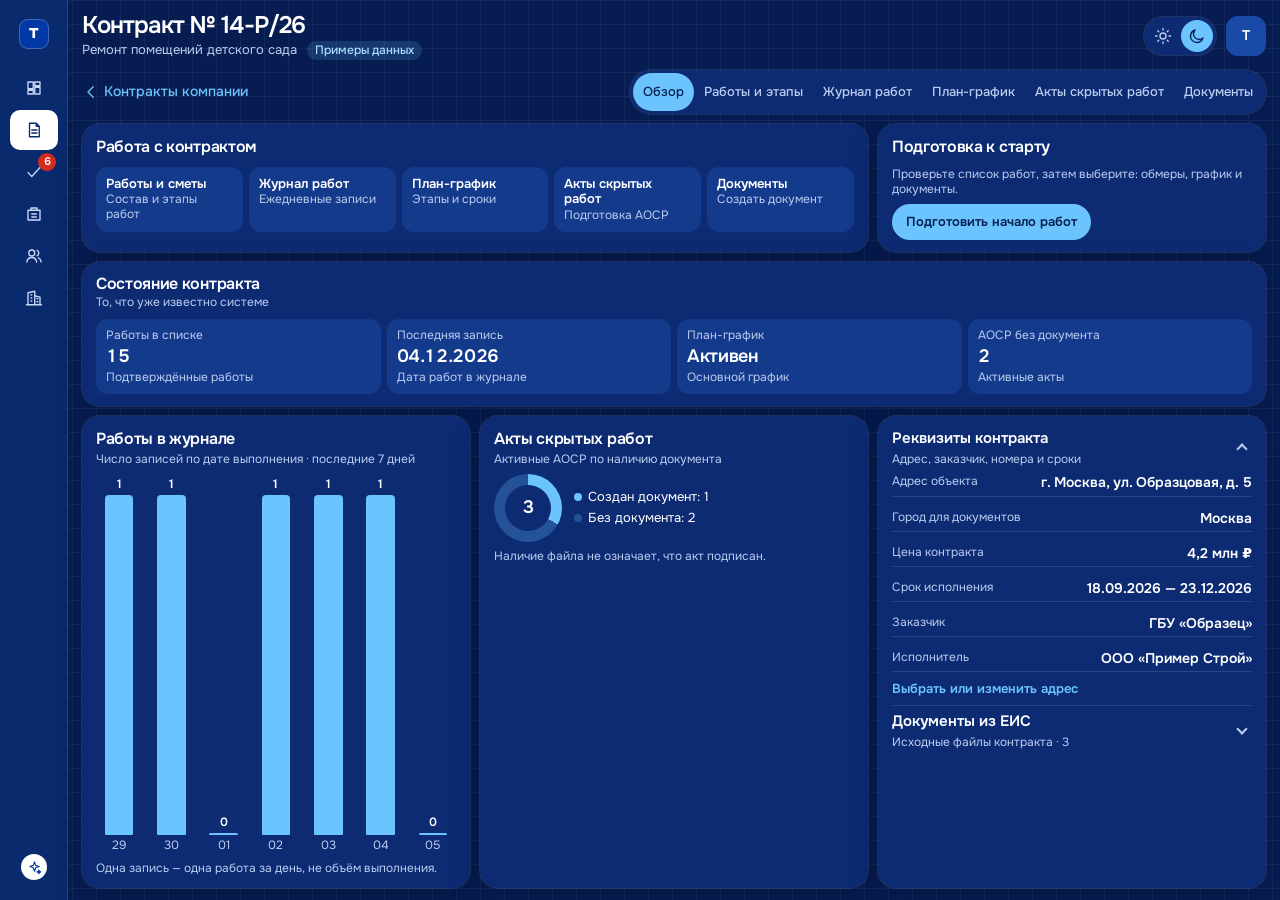
<file: cabinet/contract.html>
<!doctype html>
<html lang="ru" data-theme="night">
<head>
<meta charset="utf-8">
<meta name="viewport" content="width=device-width, initial-scale=1, viewport-fit=cover">
<title>ТендерПульт · Контракт</title>
<meta name="theme-color" content="#0a2a6e">
<link rel="icon" href="data:image/svg+xml,%3Csvg xmlns='http://www.w3.org/2000/svg' viewBox='0 0 32 32'%3E%3Crect width='32' height='32' rx='8' fill='%230039a6'/%3E%3Cpath d='M9 10h14v3.4h-5.2V24h-3.6V13.4H9z' fill='%23fff'/%3E%3C/svg%3E">
<link rel="stylesheet" href="css/cabinet.css">
<script>try{document.documentElement.dataset.theme=localStorage.getItem('tenderpult-cabinet-theme')||'night'}catch(e){}</script>
</head>
<body data-page="contract">
<div class="app">
  <aside class="rail" id="rail" aria-label="Разделы"></aside>
  <main class="main page">
    <header class="top" id="top"></header>
    <div class="toolbar" id="toolbar"></div>
    <div class="co-view ct-view" id="view"></div>
  </main>
</div>
<script src="../assets/vendor/gsap.min.js"></script>
<script src="js/core.js"></script>
<script src="js/ui.js"></script>
<script src="js/contract.js"></script>
</body>
</html>
</file>
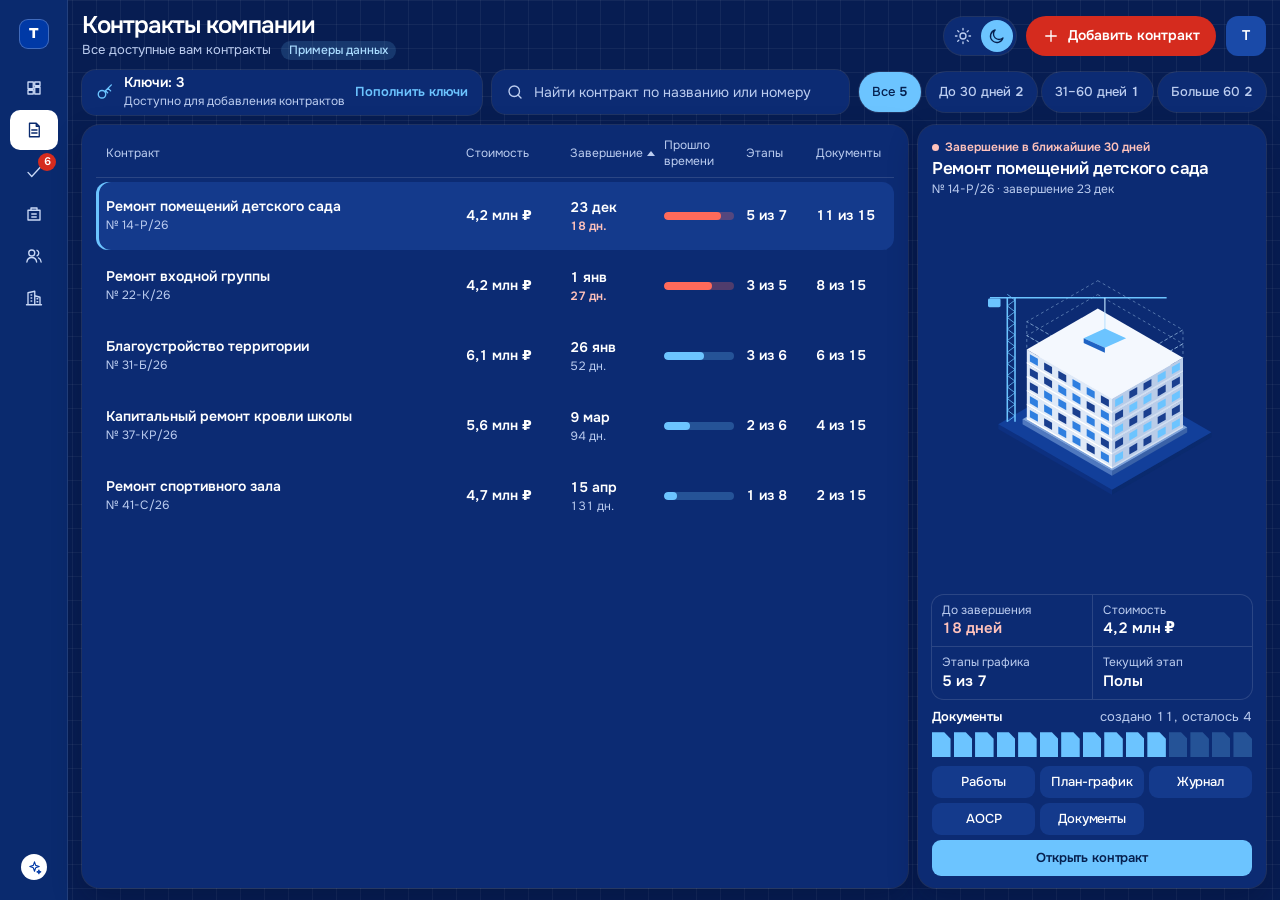
<file: cabinet/contracts.html>
<!doctype html>
<html lang="ru" data-theme="night">
<head>
<meta charset="utf-8">
<meta name="viewport" content="width=device-width, initial-scale=1, viewport-fit=cover">
<title>ТендерПульт · Контракты</title>
<meta name="theme-color" content="#0a2a6e">
<link rel="icon" href="data:image/svg+xml,%3Csvg xmlns='http://www.w3.org/2000/svg' viewBox='0 0 32 32'%3E%3Crect width='32' height='32' rx='8' fill='%230039a6'/%3E%3Cpath d='M9 10h14v3.4h-5.2V24h-3.6V13.4H9z' fill='%23fff'/%3E%3C/svg%3E">
<link rel="stylesheet" href="css/cabinet.css">
<script>try{document.documentElement.dataset.theme=localStorage.getItem('tenderpult-cabinet-theme')||'night'}catch(e){}</script>
</head>
<body data-page="contracts">
<div class="app">
  <aside class="rail" id="rail" aria-label="Разделы"></aside>
  <main class="main page">
    <header class="top" id="top"></header>
    <div class="toolbar" id="toolbar"></div>
    <div class="split" data-view="list"><section class="panel list-panel" aria-label="Список контрактов"><div class="thead" id="list-head"></div><div class="tbody scroll" id="list"></div></section><section class="panel p-card" id="detail" aria-label="Выбранный контракт"></section></div>
  </main>
</div>
<script src="../assets/vendor/gsap.min.js"></script>
<script src="js/core.js"></script>
<script src="js/ui.js"></script>
<script src="js/pages.js"></script>
</body>
</html>
</file>
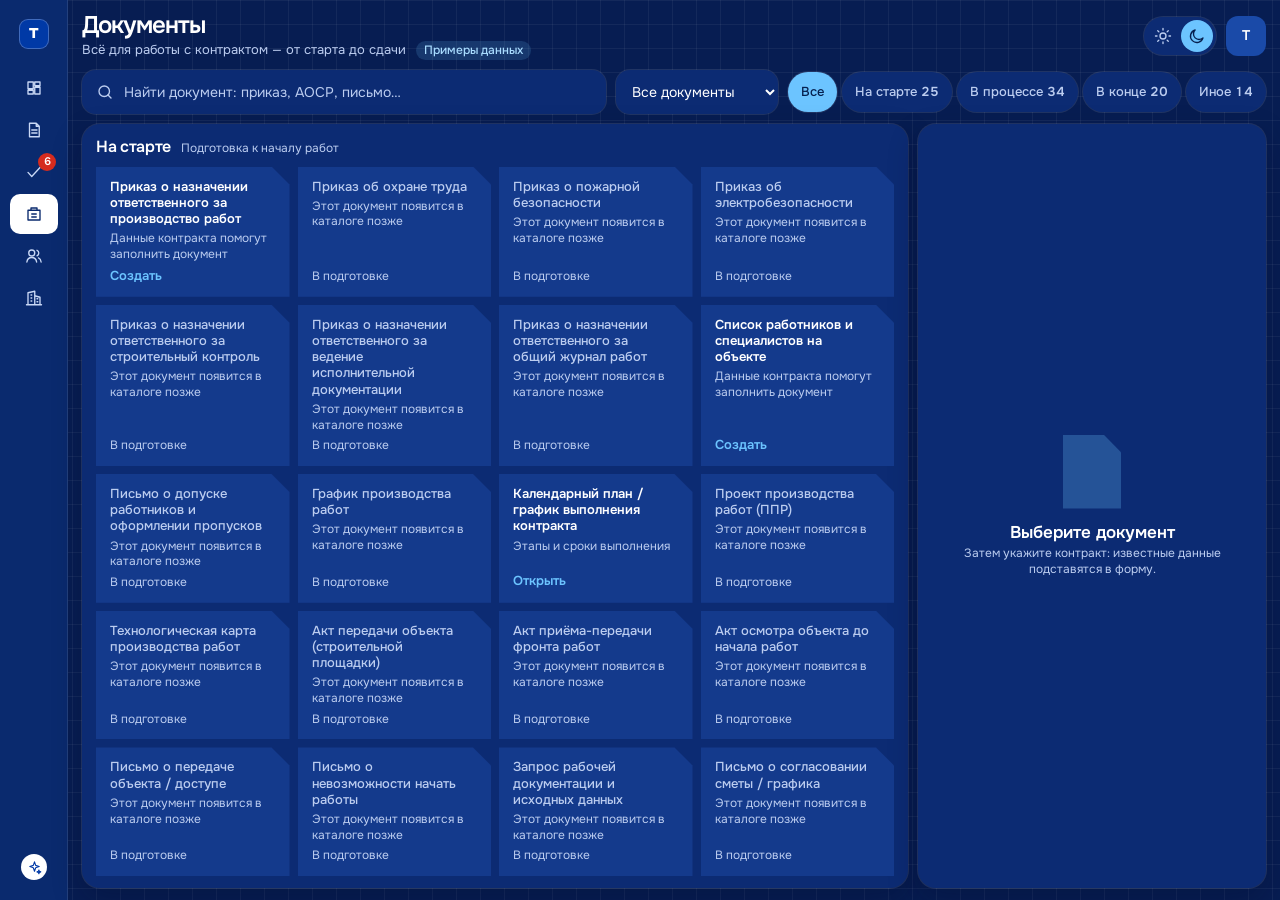
<file: cabinet/documents.html>
<!doctype html>
<html lang="ru" data-theme="night">
<head>
<meta charset="utf-8">
<meta name="viewport" content="width=device-width, initial-scale=1, viewport-fit=cover">
<title>ТендерПульт · Документы</title>
<meta name="theme-color" content="#0a2a6e">
<link rel="icon" href="data:image/svg+xml,%3Csvg xmlns='http://www.w3.org/2000/svg' viewBox='0 0 32 32'%3E%3Crect width='32' height='32' rx='8' fill='%230039a6'/%3E%3Cpath d='M9 10h14v3.4h-5.2V24h-3.6V13.4H9z' fill='%23fff'/%3E%3C/svg%3E">
<link rel="stylesheet" href="css/cabinet.css">
<script>try{document.documentElement.dataset.theme=localStorage.getItem('tenderpult-cabinet-theme')||'night'}catch(e){}</script>
</head>
<body data-page="documents">
<div class="app">
  <aside class="rail" id="rail" aria-label="Разделы"></aside>
  <main class="main page">
    <header class="top" id="top"></header>
    <div class="toolbar" id="toolbar"></div>
    <div class="split split-doc" data-view="list"><section class="panel list-panel" aria-label="Каталог документов"><div class="doc-list scroll" id="doc-list"></div></section><aside class="panel detail-panel" id="detail" aria-label="Выбранный документ"></aside></div>
  </main>
</div>
<script src="../assets/vendor/gsap.min.js"></script>
<script src="js/core.js"></script>
<script src="js/ui.js"></script>
<script src="js/catalog.js"></script>
<script src="js/pages.js"></script>
</body>
</html>
</file>
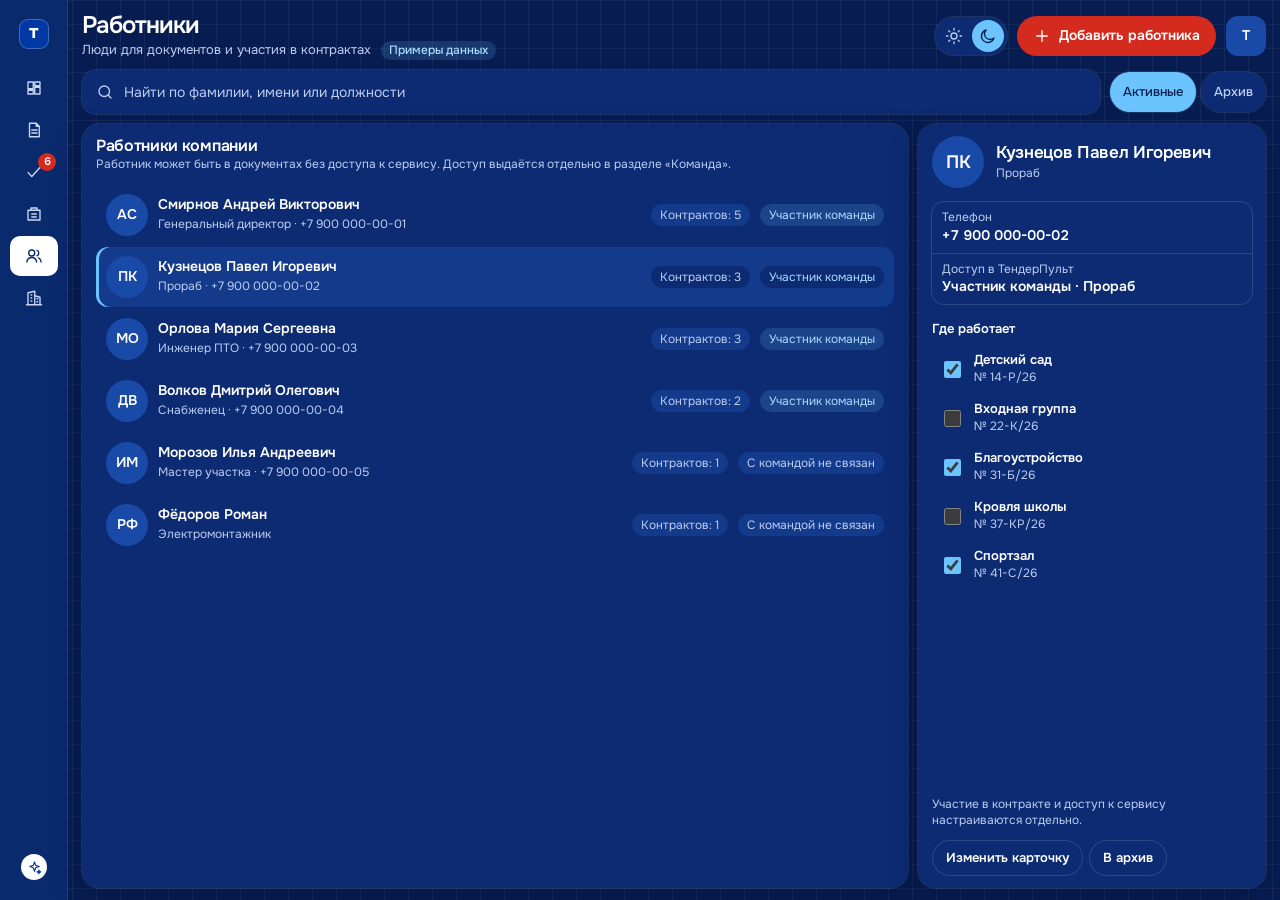
<file: cabinet/people.html>
<!doctype html>
<html lang="ru" data-theme="night">
<head>
<meta charset="utf-8">
<meta name="viewport" content="width=device-width, initial-scale=1, viewport-fit=cover">
<title>ТендерПульт · Работники</title>
<meta name="theme-color" content="#0a2a6e">
<link rel="icon" href="data:image/svg+xml,%3Csvg xmlns='http://www.w3.org/2000/svg' viewBox='0 0 32 32'%3E%3Crect width='32' height='32' rx='8' fill='%230039a6'/%3E%3Cpath d='M9 10h14v3.4h-5.2V24h-3.6V13.4H9z' fill='%23fff'/%3E%3C/svg%3E">
<link rel="stylesheet" href="css/cabinet.css">
<script>try{document.documentElement.dataset.theme=localStorage.getItem('tenderpult-cabinet-theme')||'night'}catch(e){}</script>
</head>
<body data-page="people">
<div class="app">
  <aside class="rail" id="rail" aria-label="Разделы"></aside>
  <main class="main page">
    <header class="top" id="top"></header>
    <div class="toolbar" id="toolbar"></div>
    <div class="split split-doc" data-view="list"><section class="panel list-panel" aria-labelledby="list-title"><header class="p-head"><div><h2 id="list-title">Работники компании</h2><p class="sub">Работник может быть в документах без доступа к сервису. Доступ выдаётся отдельно в разделе «Команда».</p></div></header><div class="tbody scroll" id="list"></div></section><aside class="panel detail-panel" id="detail" aria-label="Карточка работника"></aside></div>
  </main>
</div>
<script src="../assets/vendor/gsap.min.js"></script>
<script src="js/core.js"></script>
<script src="js/ui.js"></script>
<script src="js/pages.js"></script>
</body>
</html>
</file>
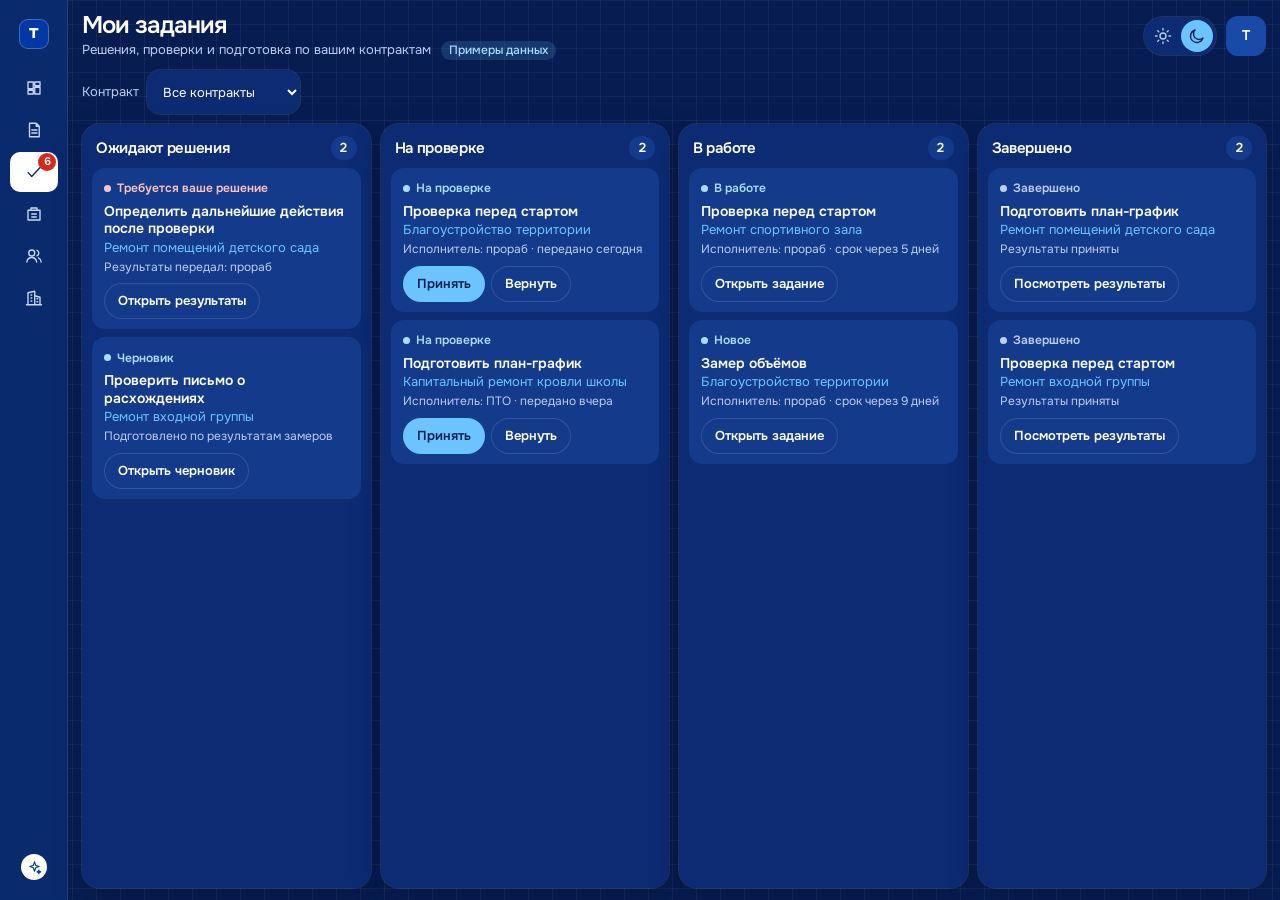
<file: cabinet/tasks.html>
<!doctype html>
<html lang="ru" data-theme="night">
<head>
<meta charset="utf-8">
<meta name="viewport" content="width=device-width, initial-scale=1, viewport-fit=cover">
<title>ТендерПульт · Мои задания</title>
<meta name="theme-color" content="#0a2a6e">
<link rel="icon" href="data:image/svg+xml,%3Csvg xmlns='http://www.w3.org/2000/svg' viewBox='0 0 32 32'%3E%3Crect width='32' height='32' rx='8' fill='%230039a6'/%3E%3Cpath d='M9 10h14v3.4h-5.2V24h-3.6V13.4H9z' fill='%23fff'/%3E%3C/svg%3E">
<link rel="stylesheet" href="css/cabinet.css">
<script>try{document.documentElement.dataset.theme=localStorage.getItem('tenderpult-cabinet-theme')||'night'}catch(e){}</script>
</head>
<body data-page="tasks">
<div class="app">
  <aside class="rail" id="rail" aria-label="Разделы"></aside>
  <main class="main page">
    <header class="top" id="top"></header>
    <div class="toolbar" id="toolbar"></div>
    <div class="kanban" id="kanban"></div>
  </main>
</div>
<script src="../assets/vendor/gsap.min.js"></script>
<script src="js/core.js"></script>
<script src="js/ui.js"></script>
<script src="js/pages.js"></script>
</body>
</html>
</file>
<file: css/style.css>
/* cyrillic-ext */
@font-face {
  font-family: 'Onest';
  font-style: normal;
  font-weight: 400 700;
  font-display: swap;
  src: url(../assets/fonts/onest-cyrillic-ext.woff2) format('woff2');
  unicode-range: U+0460-052F, U+1C80-1C8A, U+20B4, U+2DE0-2DFF, U+A640-A69F, U+FE2E-FE2F;
}
/* cyrillic */
@font-face {
  font-family: 'Onest';
  font-style: normal;
  font-weight: 400 700;
  font-display: swap;
  src: url(../assets/fonts/onest-cyrillic.woff2) format('woff2');
  unicode-range: U+0301, U+0400-045F, U+0490-0491, U+04B0-04B1, U+2116;
}
/* math */
@font-face {
  font-family: 'Onest';
  font-style: normal;
  font-weight: 400 700;
  font-display: swap;
  src: url(../assets/fonts/onest-math.woff2) format('woff2');
  unicode-range: U+0302-0303, U+0305, U+0307-0308, U+0310, U+0312, U+0315, U+031A, U+0326-0327, U+032C, U+032F-0330, U+0332-0333, U+0338, U+033A, U+0346, U+034D, U+0391-03A1, U+03A3-03A9, U+03B1-03C9, U+03D1, U+03D5-03D6, U+03F0-03F1, U+03F4-03F5, U+2016-2017, U+2034-2038, U+203C, U+2040, U+2043, U+2047, U+2050, U+2057, U+205F, U+2070-2071, U+2074-209F, U+20D0-20DC, U+20E1, U+20E5-20EF, U+2100-2112, U+2114-2115, U+2117-2121, U+2123-214F, U+2190, U+2192, U+2194-21AE, U+21B0-21E5, U+21F1-21F2, U+21F4-2211, U+2213-2214, U+2216-22FF, U+2308-230B, U+2310, U+2319, U+231C-2321, U+2336-237A, U+237C, U+2395, U+239B-23B7, U+23D0, U+23DC-23E1, U+2474-2475, U+25AF, U+25B3, U+25B7, U+25BD, U+25C1, U+25CA, U+25CC, U+25FB, U+266D-266F, U+27C0-27FF, U+2900-2AFF, U+2B0E-2B11, U+2B30-2B4C, U+2BFE, U+3030, U+FF5B, U+FF5D, U+1D400-1D7FF, U+1EE00-1EEFF;
}
/* symbols */
@font-face {
  font-family: 'Onest';
  font-style: normal;
  font-weight: 400 700;
  font-display: swap;
  src: url(../assets/fonts/onest-symbols.woff2) format('woff2');
  unicode-range: U+0001-000C, U+000E-001F, U+007F-009F, U+20DD-20E0, U+20E2-20E4, U+2150-218F, U+2190, U+2192, U+2194-2199, U+21AF, U+21E6-21F0, U+21F3, U+2218-2219, U+2299, U+22C4-22C6, U+2300-243F, U+2440-244A, U+2460-24FF, U+25A0-27BF, U+2800-28FF, U+2921-2922, U+2981, U+29BF, U+29EB, U+2B00-2BFF, U+4DC0-4DFF, U+FFF9-FFFB, U+10140-1018E, U+10190-1019C, U+101A0, U+101D0-101FD, U+102E0-102FB, U+10E60-10E7E, U+1D2C0-1D2D3, U+1D2E0-1D37F, U+1F000-1F0FF, U+1F100-1F1AE, U+1F1E6-1F1FF, U+1F30D-1F30F, U+1F315, U+1F31C, U+1F31E, U+1F320-1F32C, U+1F336, U+1F378, U+1F37D, U+1F382, U+1F393-1F39F, U+1F3A7-1F3A8, U+1F3AC-1F3AF, U+1F3C2, U+1F3C4-1F3C6, U+1F3CA-1F3CE, U+1F3D4-1F3E0, U+1F3ED, U+1F3F1-1F3F3, U+1F3F5-1F3F7, U+1F408, U+1F415, U+1F41F, U+1F426, U+1F43F, U+1F441-1F442, U+1F444, U+1F446-1F449, U+1F44C-1F44E, U+1F453, U+1F46A, U+1F47D, U+1F4A3, U+1F4B0, U+1F4B3, U+1F4B9, U+1F4BB, U+1F4BF, U+1F4C8-1F4CB, U+1F4D6, U+1F4DA, U+1F4DF, U+1F4E3-1F4E6, U+1F4EA-1F4ED, U+1F4F7, U+1F4F9-1F4FB, U+1F4FD-1F4FE, U+1F503, U+1F507-1F50B, U+1F50D, U+1F512-1F513, U+1F53E-1F54A, U+1F54F-1F5FA, U+1F610, U+1F650-1F67F, U+1F687, U+1F68D, U+1F691, U+1F694, U+1F698, U+1F6AD, U+1F6B2, U+1F6B9-1F6BA, U+1F6BC, U+1F6C6-1F6CF, U+1F6D3-1F6D7, U+1F6E0-1F6EA, U+1F6F0-1F6F3, U+1F6F7-1F6FC, U+1F700-1F80B, U+1F810-1F847, U+1F850-1F859, U+1F860-1F887, U+1F890-1F8AD, U+1F8B0-1F8BB, U+1F8C0-1F8C1, U+1F8D0-1F8D8, U+1F900-1F90B, U+1F93B, U+1F946, U+1F984, U+1F996, U+1F9E9, U+1FA00-1FA6F, U+1FA70-1FA7C, U+1FA80-1FAC6, U+1FAC8, U+1FACC-1FADD, U+1FADF-1FAEB, U+1FAEF-1FAFA, U+1FB00-1FBFF;
}
/* vietnamese */
@font-face {
  font-family: 'Onest';
  font-style: normal;
  font-weight: 400 700;
  font-display: swap;
  src: url(../assets/fonts/onest-vietnamese.woff2) format('woff2');
  unicode-range: U+0102-0103, U+0110-0111, U+0128-0129, U+0168-0169, U+01A0-01A1, U+01AF-01B0, U+0300-0301, U+0303-0304, U+0308-0309, U+0323, U+0329, U+1EA0-1EF9, U+20AB;
}
/* latin-ext */
@font-face {
  font-family: 'Onest';
  font-style: normal;
  font-weight: 400 700;
  font-display: swap;
  src: url(../assets/fonts/onest-latin-ext.woff2) format('woff2');
  unicode-range: U+0100-02BA, U+02BD-02C5, U+02C7-02CC, U+02CE-02D7, U+02DD-02FF, U+0304, U+0308, U+0329, U+1D00-1DBF, U+1E00-1E9F, U+1EF2-1EFF, U+2020, U+20A0-20AB, U+20AD-20C4, U+2113, U+2C60-2C7F, U+A720-A7FF;
}
/* latin */
@font-face {
  font-family: 'Onest';
  font-style: normal;
  font-weight: 400 700;
  font-display: swap;
  src: url(../assets/fonts/onest-latin.woff2) format('woff2');
  unicode-range: U+0000-00FF, U+0131, U+0152-0153, U+02BB-02BC, U+02C6, U+02DA, U+02DC, U+0304, U+0308, U+0329, U+2000-206F, U+20AC, U+2122, U+2191, U+2193, U+2212, U+2215, U+FEFF, U+FFFD;
}

/* Палитра взята из исходного макета. Подробности в DESIGN.md */
:root{
  --ink:#0b1f4b;
  --dark:#0a2a6e;
  --dark-2:#0f368a;
  --dark-3:#1a4aa8;
  --sky:#6cc4ff;
  --sky-2:#bfe4ff;
  --ice:#d9eeff;
  --sky-pale:#bcdfff;
  --paper:#f3f6fb;
  --mist:#dbe6f5;
  --mist-2:#e9f0f9;
  --white:#fff;
  --muted:#53627f;
  --line:#d6e0ee;
  --on-dark:#c3d4f2;
  --ok:#0b5bb5;
  --ok-bg:#e4f0ff;
  --warn:#b3261c;
  --warn-bg:#fde9e7;
  --pale-text:#1c3a73;
  --red:#d52b1e;
  --royal:#0039a6;
  --edge:clamp(8px,1.1vw,16px);
  --gutter:clamp(16px,5vw,56px);
  --ease-out:cubic-bezier(.215,.61,.355,1);
  --lift:0 0 0 1px rgba(11,31,75,.06),0 1px 2px rgba(11,31,75,.05),0 14px 34px rgba(30,60,130,.09);
  color-scheme:light;
}
*,*::before,*::after{box-sizing:border-box}
html{scroll-behavior:smooth;scroll-padding-top:96px;-webkit-text-size-adjust:100%}
body{margin:0;background:var(--paper);color:var(--ink);font:400 17px/1.55 "Onest",system-ui,-apple-system,"Segoe UI",Arial,sans-serif;-webkit-font-smoothing:antialiased;-webkit-tap-highlight-color:transparent;overflow-x:clip}
a{color:inherit;text-decoration:none}
a,button{touch-action:manipulation}
h1,h2,h3,p,ul,ol,figure{margin:0;padding:0}
ul,ol{list-style:none}
svg{display:block}
p{text-wrap:pretty}
.wrap{width:min(1240px,100% - var(--gutter)*2);margin-inline:auto}
.nowrap{white-space:nowrap}
.icon{width:1.15em;height:1.15em;flex:none;fill:none;stroke:currentColor;stroke-width:2;stroke-linecap:round;stroke-linejoin:round}
:focus-visible{outline:3px solid var(--ink);outline-offset:3px;border-radius:6px}
.on-dark :focus-visible{outline-color:var(--sky)}
.defs{position:absolute;width:0;height:0}

.skip{position:absolute;left:12px;top:-64px;z-index:60;padding:12px 18px;background:var(--white);border-radius:12px;font-weight:600}
.skip:focus{top:12px}

.btn{position:relative;display:inline-flex;align-items:center;justify-content:center;gap:10px;min-height:54px;padding:14px 26px;border-radius:999px;background:var(--dark);color:var(--white);font-weight:600;font-size:16px;line-height:1.2;text-align:center;overflow:hidden;isolation:isolate;transition:transform .12s var(--ease-out)}
.btn::before{content:"";position:absolute;inset:0;z-index:-1;background:#0f3a96;border-radius:inherit;transform:translateY(101%);transition:transform .32s var(--ease-out)}
.btn:active{transform:scale(.97)}
.btn .icon{transition:transform .32s var(--ease-out)}
.btn-accent{background:var(--sky);color:#06204f}
.btn-accent::before{background:#bfe4ff}
.btn-small{min-height:44px;padding:10px 20px;font-size:15px}
@media(hover:hover) and (pointer:fine){
  .btn:hover::before{transform:none}
  .btn:hover .icon{transform:rotate(-24deg) scale(1.12)}
  .nav>a:hover,.login:hover,.foot-nav a:hover{color:var(--ink);text-decoration:underline;text-underline-offset:4px;text-decoration-thickness:1px}
}

.logo{display:inline-flex;align-items:center;gap:9px;min-height:44px;font-weight:700;font-size:21px;letter-spacing:-.04em}
.logo-mark{width:30px;height:30px;display:grid;place-items:center;border-radius:9px;background:#0039a6;color:#ffffff;font-size:20px;line-height:1;padding-bottom:3px}
.logo-dot{color:#2f7fe0}

.pill{display:inline-flex;align-items:center;gap:8px;padding:6px 13px;border-radius:999px;background:var(--mist-2);font-size:14px;font-weight:500;line-height:1.3}
.pill::before{content:"";flex:none;width:7px;height:7px;border-radius:50%;background:#2f7fe0}
.on-dark .pill{background:rgba(255,255,255,.09);color:var(--white)}
.on-dark .pill::before{background:var(--sky)}
h2{font-weight:600;font-size:clamp(36px,5vw,68px);line-height:1.05;letter-spacing:-.045em;text-wrap:balance}
h3{font-weight:600;letter-spacing:-.03em;line-height:1.15}
.w{display:inline-block;overflow:clip;padding-bottom:.16em;margin-bottom:-.16em;vertical-align:top}
.wi{display:inline-block}

/* Навигация */
.top{position:sticky;top:10px;z-index:40;margin-block:10px;padding-inline:var(--edge)}
.top-in{position:relative;max-width:1240px;margin-inline:auto;height:64px;padding:0 10px 0 20px;display:flex;align-items:center;justify-content:space-between;gap:24px;background:var(--white);border-radius:999px;box-shadow:var(--lift)}
.top-in::after{content:"";position:absolute;left:30px;right:30px;bottom:0;height:2px;border-radius:2px;background:#2f7fe0;transform:scaleX(var(--p,0));transform-origin:left}
.nav{display:flex;align-items:center;gap:30px;font-size:15px;color:#3b4a69}
.nav>a{position:relative;display:inline-flex;align-items:center;min-height:44px}
.nav>a.is-here{color:var(--ink);font-weight:600}
.menu-extra{display:none}
.actions{display:flex;align-items:center;gap:18px;font-size:15px;font-weight:600}
.login{display:inline-flex;align-items:center;min-height:44px}
.burger{display:none;position:relative;width:44px;height:44px;border:0;border-radius:50%;background:var(--mist-2);color:inherit;cursor:pointer}
.burger i{position:absolute;left:13px;right:13px;top:50%;height:2px;margin-top:-1px;border-radius:2px;background:currentColor;transition:transform .2s var(--ease-out)}
.burger i:first-child{transform:translateY(-4px)}
.burger i:last-child{transform:translateY(4px)}
.burger[aria-expanded="true"] i:first-child{transform:rotate(45deg)}
.burger[aria-expanded="true"] i:last-child{transform:rotate(-45deg)}

/* Первый экран */
.hero{position:relative;display:flow-root;margin-inline:var(--edge);border-radius:32px;background:
  radial-gradient(90% 62% at 50% 104%,rgba(108,196,255,.34),transparent 70%),
  var(--dark);color:var(--white);padding-top:clamp(32px,4vw,56px);text-align:center}
.hero-bg{position:absolute;inset:0;border-radius:inherit;overflow:hidden;pointer-events:none}
.hero-grid{position:absolute;inset:-8% 0 -8%;
  background-image:linear-gradient(rgba(191,228,255,.07) 1px,transparent 1px),linear-gradient(90deg,rgba(191,228,255,.07) 1px,transparent 1px);
  background-size:64px 64px;background-position:center top;
  -webkit-mask-image:radial-gradient(70% 60% at 50% 34%,#000 10%,transparent 78%);mask-image:radial-gradient(70% 60% at 50% 34%,#000 10%,transparent 78%)}
.hero-glow{position:absolute;left:0;top:0;width:640px;height:640px;margin:-320px 0 0 -320px;border-radius:50%;background:radial-gradient(closest-side,rgba(108,196,255,.17),transparent);opacity:0;transition:opacity .4s ease}
.hero:hover .hero-glow{opacity:1}
.fl{position:absolute;pointer-events:none;z-index:1}
.fl>div{animation:drift 7s ease-in-out infinite alternate}
.fl svg{width:100%;height:auto;filter:drop-shadow(0 22px 26px rgba(3,12,44,.45))}
.fl-helmet{left:clamp(16px,6vw,104px);top:78px;width:clamp(96px,11vw,168px);rotate:-12deg}
.fl-doc{right:clamp(20px,7vw,120px);top:56px;width:clamp(78px,8.6vw,128px);rotate:11deg}
.fl-doc>div{animation-delay:-2.6s;animation-duration:8.5s}
.fl-key{left:clamp(14px,5.4vw,96px);top:372px;width:clamp(130px,15vw,224px);rotate:-20deg}
.fl-key>div{animation-delay:-4s;animation-duration:9s}
.fl-tape{right:clamp(14px,5.6vw,100px);top:338px;width:clamp(104px,12vw,180px);rotate:8deg}
.fl-tape>div{animation-delay:-1.3s;animation-duration:7.8s}
@keyframes drift{from{transform:translateY(-9px) rotate(-2.5deg)}to{transform:translateY(11px) rotate(3deg)}}

.hero .wrap{position:relative;z-index:2}
.hero h1{margin-top:18px;font-weight:600;font-size:clamp(40px,min(6.7vw,11.2vh),104px);line-height:1;letter-spacing:-.052em}
.hero h1 .ln{display:block;overflow:clip;padding-bottom:.16em;margin-bottom:-.16em}
.hero h1 .ln>span{display:block;animation:lineup .95s cubic-bezier(.16,1,.3,1) both;animation-delay:calc(var(--i,0)*90ms + 80ms)}
@keyframes lineup{from{transform:translateY(112%)}to{transform:none}}
.lead{margin:24px auto 0;max-width:33em;font-size:clamp(17px,1.5vw,20px);line-height:1.5;color:var(--on-dark)}
/* Акция: талон с линией отрыва и печатью */
.promo{--py:clamp(20px,2vw,26px);--px:clamp(24px,3vw,38px);position:relative;display:grid;grid-template-columns:minmax(0,1fr) auto auto;align-items:center;gap:0 clamp(18px,2.4vw,30px);max-width:980px;margin:30px auto 0;padding:var(--py) var(--px);border-radius:24px;background:var(--white);color:var(--ink);text-align:left;box-shadow:0 0 0 6px rgba(255,255,255,.14),0 26px 60px rgba(3,12,44,.4)}
.promo-sheen{position:absolute;inset:0;overflow:hidden;border-radius:inherit;pointer-events:none}
.promo-sheen::before{content:"";position:absolute;top:-20%;bottom:-20%;left:0;width:30%;background:linear-gradient(90deg,transparent,rgba(108,196,255,.24),transparent);transform:translateX(-140%) skewX(-16deg);animation:sheen 6s var(--ease-out) 2s infinite}
@keyframes sheen{0%{transform:translateX(-140%) skewX(-16deg)}35%,100%{transform:translateX(460%) skewX(-16deg)}}
.promo-text{position:relative}
.promo-title{font-size:clamp(28px,2.6vw,36px);font-weight:600;line-height:1.08;letter-spacing:-.04em}
.promo-title em{font-style:normal;color:var(--red)}
.promo-sub{margin-top:8px;font-size:clamp(16px,1.35vw,18px);line-height:1.35}
.promo-sub b{font-weight:600;color:var(--royal)}
.promo-note{margin-top:4px;font-size:14px;line-height:1.35;color:var(--muted)}
.promo-stamp{position:relative;display:flex;flex-direction:column;align-items:center;justify-content:center;width:104px;height:104px;border:3px solid var(--red);border-radius:50%;box-shadow:inset 0 0 0 3px var(--white),inset 0 0 0 5px var(--red);color:var(--red);line-height:1;text-transform:uppercase;rotate:-12deg;filter:url(#ink)}
.promo-stamp b{font-size:38px;font-weight:700;letter-spacing:-.03em}
.promo-stamp span{margin-top:2px;font-size:14px;font-weight:700;letter-spacing:.06em}
.promo-act{position:relative;display:flex;align-items:center;align-self:stretch;padding-left:clamp(18px,2.4vw,30px);border-left:2px dashed #c4d3ea}
.promo-act::before,.promo-act::after{content:"";position:absolute;left:-14px;width:26px;height:26px;border-radius:50%;background:var(--dark)}
.promo-act::before{top:calc(var(--py)*-1 - 13px)}
.promo-act::after{bottom:calc(var(--py)*-1 - 13px)}
.promo-act .btn{min-height:60px;white-space:nowrap}
@media(min-width:1081px) and (max-height:760px){
  .promo{--py:16px;margin-top:20px}
  .promo-stamp{width:88px;height:88px}
  .promo-stamp b{font-size:32px}
  .promo-stamp span{font-size:12px}
}
.assure{display:flex;flex-wrap:wrap;justify-content:center;gap:6px 26px;margin-top:24px;font-size:15px;color:var(--on-dark)}
.assure li{display:flex;align-items:center;gap:8px}
.assure .icon{color:var(--sky)}

.art{position:relative;max-width:1080px;margin:clamp(28px,3vw,44px) auto -110px;text-align:left;perspective:1500px}
.art-top{display:flex;justify-content:space-between;gap:16px;padding:0 10px 12px;font-size:14px;color:var(--on-dark)}
.art-top span:last-child{display:inline-flex;align-items:center;gap:8px}
.led{width:8px;height:8px;border-radius:50%;background:var(--sky);animation:led 2.4s ease-in-out infinite}
@keyframes led{0%,100%{box-shadow:0 0 0 0 rgba(108,196,255,.55)}60%{box-shadow:0 0 0 7px rgba(108,196,255,0)}}
.tilt{transform-style:preserve-3d;will-change:transform}
.frame{position:relative;padding:8px;border-radius:28px;background:rgba(255,255,255,.16);box-shadow:0 30px 70px rgba(5,18,60,.32);transform-origin:50% 0}
.frame-key{display:none}
.window{background:var(--white);color:var(--ink);border-radius:20px;overflow:hidden}
.w-bar{display:flex;flex-wrap:wrap;align-items:center;justify-content:space-between;gap:4px 16px;min-height:52px;padding:10px 22px;box-shadow:inset 0 -1px 0 #e6ecf5;font-size:13px;color:var(--muted)}
.cmp-name{display:inline-flex;align-items:center;gap:8px;font-size:14px;font-weight:500;transition:color .2s ease}
.cmp-name::before{content:"";width:12px;height:12px;border-radius:50%;background:#0a2a6e}
.cmp-name+.cmp-name::before{background:#fff;box-shadow:inset 0 0 0 2px #2f7fe0}
.w-bar[data-side=night] .cmp-name:first-child,.w-bar[data-side=day] .cmp-name:last-child{color:#0a2a6e}
.compare{--x:50%;position:relative;aspect-ratio:1440/900;overflow:hidden;background:#0a2a6e;cursor:ew-resize;touch-action:pan-y;-webkit-user-select:none;user-select:none}
.cmp-img,.cmp-img img{position:absolute;inset:0;display:block;width:100%;height:100%}
.cmp-img img{object-fit:cover;object-position:left top;pointer-events:none;-webkit-user-drag:none}
.cmp-top{clip-path:inset(0 0 0 var(--x))}
.cmp-range{position:absolute;inset:0;width:100%;height:100%;margin:0;opacity:0;pointer-events:none}
.cmp-line{position:absolute;top:0;bottom:0;left:var(--x);width:2px;margin-left:-1px;background:#fff;box-shadow:0 0 0 1px rgba(10,42,110,.32);pointer-events:none}
.cmp-handle{position:absolute;left:50%;top:50%;display:grid;place-items:center;width:48px;height:48px;margin:-24px;border-radius:50%;background:#fff;color:#0a45a0;box-shadow:0 0 0 1px rgba(10,42,110,.14),0 10px 26px rgba(3,12,44,.38);transition:transform .15s ease}
.cmp-handle svg{width:26px;height:26px;fill:none;stroke:currentColor;stroke-width:2.2;stroke-linecap:round;stroke-linejoin:round}
.compare.is-drag .cmp-handle{transform:scale(1.1)}
.cmp-range:focus-visible~.cmp-line .cmp-handle{outline:3px solid var(--red);outline-offset:2px}
.badge{flex:none;display:inline-flex;align-items:center;padding:4px 10px;border-radius:999px;background:var(--ok-bg);color:var(--ok);font-size:13px;font-weight:500}
.badge.warn{background:var(--warn-bg);color:var(--warn)}

/* Подводка */
.intro{padding-block:calc(110px + clamp(64px,8vw,112px)) 0;text-align:center}
.intro-text{margin:18px auto 0;max-width:24em;font-size:clamp(26px,3.6vw,48px);line-height:1.16;font-weight:500;letter-spacing:-.04em;text-wrap:balance}

.section{padding-block:clamp(64px,8vw,112px)}
.panel{margin-inline:var(--edge);border-radius:32px;padding-block:clamp(56px,7vw,96px)}
.head{display:grid;grid-template-columns:minmax(0,1fr) minmax(0,23em);gap:18px 48px;align-items:end;margin-bottom:clamp(30px,4vw,48px)}
.head h2{margin-top:16px}
.head>p{color:var(--muted)}
.on-dark .head>p{color:var(--on-dark)}

/* Шаги */
.steps{--pad:clamp(24px,3vw,40px);display:grid;grid-template-columns:repeat(3,minmax(0,1fr));padding-block:clamp(30px,3.4vw,44px) 8px;border-radius:24px;background:var(--white);box-shadow:var(--lift)}
.step{position:relative;display:flex;flex-direction:column;padding:32px var(--pad) clamp(28px,3vw,40px)}
.step::before{content:"";position:absolute;left:0;right:0;top:5px;height:4px;background:var(--sky);transform:scaleX(var(--p,1));transform-origin:left}
.step:first-child::before{left:var(--pad)}
.step:last-child::before{background:linear-gradient(90deg,var(--sky) 0,var(--sky) var(--pad),var(--mist-2) 100%)}
.step::after{content:"";position:absolute;left:var(--pad);top:0;width:14px;height:14px;border-radius:50%;background:var(--dark);box-shadow:0 0 0 3px var(--white);transform:scale(var(--n,1))}
.step-mark{display:flex;align-items:baseline;gap:10px;font-size:15px;color:var(--muted)}
.step-num{font-size:15px;font-weight:600;color:var(--ink)}
.step-art{width:100%;max-width:280px;height:104px;margin-top:22px}
.step h3{margin-top:22px;font-size:clamp(25px,2.2vw,30px)}
.step p{margin-top:10px;color:var(--muted);font-size:16px}
.caret{animation:blink 1.05s steps(1) infinite}
@keyframes blink{50%{opacity:0}}

/* Из сметы в работу */
.feature{background:var(--white)}
.feature-grid{display:grid;grid-template-columns:minmax(0,1fr) minmax(0,1fr);gap:clamp(36px,6vw,88px);align-items:center}
.feature-copy h2{margin-top:16px}
.feature-copy>p{margin-top:20px;color:var(--muted);max-width:31em}
.checks{margin-top:26px}
.checks li{display:grid;grid-template-columns:30px minmax(0,1fr);gap:12px;padding:15px 0;box-shadow:inset 0 1px 0 var(--line)}
.check{display:grid;place-items:center;width:28px;height:28px;border-radius:50%;background:var(--ice);color:#0b5bb5}
.check .icon{width:15px;height:15px}
.checks strong{display:block;font-weight:600;line-height:1.3}
.checks span{display:block;margin-top:3px;color:var(--muted);font-size:16px;line-height:1.5}

.estimate{position:relative;min-height:560px;background:var(--mist);border-radius:24px;padding:clamp(16px,2.8vw,32px);overflow:hidden}
.est-head{position:relative;z-index:3;font-weight:500;font-size:15px;margin-bottom:clamp(44px,5vw,60px)}
.sheet{position:absolute;z-index:1;left:clamp(16px,2.8vw,32px);right:clamp(16px,2.8vw,32px);top:clamp(52px,6vw,72px);padding:6px 16px;background:var(--white);border-radius:12px;box-shadow:var(--lift);transform-origin:50% 30%}
html:not(.motion) .sheet{opacity:.55;transform:rotate(-2.4deg) scale(.97)}
.sr{display:flex;align-items:center;gap:10px;height:30px;padding-inline:8px;margin-inline:-8px;border-radius:6px;box-shadow:inset 0 -1px 0 #e6ecf5}
.sr i{display:block;height:6px;border-radius:6px;background:#a8b8d2}
.sr.key i{background:#1f63c4}
.scan{position:absolute;left:0;right:0;top:0;height:2px;background:#2f7fe0;box-shadow:0 0 18px 5px rgba(47,127,224,.45);opacity:0}
.paper{position:relative;z-index:2;background:var(--white);border-radius:16px;padding:clamp(18px,2.2vw,26px);box-shadow:var(--lift)}
.paper-title{display:flex;flex-wrap:wrap;align-items:center;justify-content:space-between;gap:8px 12px;margin-bottom:12px}
.paper-title h3{font-size:22px}
.work-row{display:grid;grid-template-columns:minmax(0,1fr) 40px 18px;align-items:center;gap:8px;min-height:50px;padding-block:10px;box-shadow:inset 0 1px 0 #e6ecf5;font-size:16px;line-height:1.3}
.work-row b{font-weight:500}
.work-row span{color:var(--muted)}
.work-row .icon{width:18px;height:18px;color:#2f7fe0}
.paper-foot{margin-top:12px;padding:14px 16px;border-radius:10px;background:var(--ice);color:#0f2f6b;font-size:15px;line-height:1.45}
.est-note{position:relative;z-index:3;margin-top:12px;text-align:right;font-size:13px;color:#4a5a78}

/* На высоких экранах блок удерживается, пока смета превращается в список */
@media(min-width:1081px) and (min-height:820px){
  .feature-track{height:240vh}
  .feature-stick{position:sticky;top:104px}
}

/* Во время работ: стройка растёт при прокрутке */
.panel.site{margin-inline:0;border-radius:0;background:var(--dark);color:var(--white);margin-top:var(--edge)}
.story{display:grid;grid-template-columns:minmax(0,1fr) minmax(0,1.18fr);gap:clamp(24px,4vw,64px);align-items:start}
.scene{grid-column:2;grid-row:1;position:sticky;top:96px;height:min(calc(100vh - 120px),720px)}
.scene svg{width:100%;height:100%}
.tiles{grid-column:1;grid-row:1;display:grid;gap:12px}
.tile{display:flex;flex-direction:column;justify-content:center;min-height:66vh;padding:clamp(22px,2.4vw,34px);border-radius:24px;background:var(--dark-2);transition:background-color .35s ease,opacity .35s ease}
.motion .tile{opacity:.5}
.motion .tile.is-active{opacity:1;background:var(--dark-3)}
.tile-mark{display:flex;align-items:center;gap:10px;font-size:15px;font-weight:500}
.tile-mark b{display:grid;place-items:center;min-width:42px;height:28px;padding-inline:8px;border-radius:999px;background:var(--sky);color:#06204f;font-size:13px;font-weight:600}
.tile-art{width:100%;max-width:320px;height:auto;margin-block:26px;color:var(--sky)}
.tile h3{font-size:clamp(26px,2.5vw,36px)}
.tile p{margin-top:10px;color:var(--on-dark);font-size:17px}

/* Команда */
.team-grid{display:grid;grid-template-columns:minmax(0,1fr) minmax(0,1.08fr);gap:clamp(36px,5vw,72px);align-items:center}
.team-copy h2{margin-top:16px;font-size:clamp(30px,3.5vw,50px)}
.team-copy>p{margin-top:20px;color:var(--muted);max-width:31em}
.net{width:100%;max-width:520px;height:auto;margin-top:28px}
.net-base{fill:none;stroke:#b4c6e2;stroke-width:2}
.net-pulse{fill:none;stroke:#2f7fe0;stroke-width:3.5;stroke-linecap:round;stroke-dasharray:.07 .93;animation:flow 2.6s linear infinite}
.net-pulse:nth-of-type(2n){animation-delay:-1.1s}
@keyframes flow{from{stroke-dashoffset:1}to{stroke-dashoffset:0}}
.roles{padding-inline:clamp(16px,2vw,26px);border-radius:24px;background:var(--white);box-shadow:var(--lift)}
.role{display:grid;grid-template-columns:44px 146px minmax(0,1fr);align-items:center;gap:0 14px;padding-block:20px;line-height:1.35}
.role+.role{box-shadow:inset 0 1px 0 var(--line)}
.role b{display:grid;place-items:center;width:44px;height:44px;border-radius:50%;background:var(--mist);color:#16458f;font-weight:600}
.role strong{font-size:18px;font-weight:600;letter-spacing:-.02em}
.role span{color:var(--muted);font-size:16px}
.role-note{margin-top:14px;font-size:15px;color:var(--muted)}

/* Первый ключ */
.panel.offer{position:relative;margin-inline:0;border-radius:0;background:var(--sky-pale);overflow:hidden}
.offer-key{position:absolute;right:clamp(12px,6vw,104px);top:clamp(20px,5vw,72px);width:clamp(150px,30vw,430px);filter:drop-shadow(0 26px 24px rgba(30,60,120,.35))}
.offer-key svg{width:100%;height:auto}
.offer-grid{position:relative;display:grid;grid-template-columns:minmax(0,1fr) auto;gap:32px clamp(40px,6vw,96px);align-items:end}
.offer .pill{background:rgba(255,255,255,.55)}
.offer .pill::before{background:#0b5bb5}
.offer h2{margin-top:16px;font-size:clamp(40px,6.6vw,92px);line-height:1.02;max-width:12em}
.offer-grid p:not(.pill):not(.fob){margin-top:20px;color:var(--pale-text);font-size:clamp(17px,1.5vw,20px);max-width:32em}
.offer-act{display:flex;flex-direction:column;gap:12px;width:min(100%,330px)}
.offer-act .btn{min-height:62px;font-size:18px}
.fob{position:relative;padding:14px 20px 14px 54px;border-radius:999px;background:rgba(255,255,255,.62);font-size:15px;font-weight:500;line-height:1.3}
.fob::before{content:"";position:absolute;left:20px;top:50%;width:18px;height:18px;margin-top:-9px;border-radius:50%;background:var(--sky-pale);box-shadow:inset 0 2px 2px rgba(11,31,75,.3)}

.foot-in{display:flex;flex-wrap:wrap;align-items:center;justify-content:space-between;gap:10px 28px;padding-block:24px 18px}
.foot-nav{display:flex;flex-wrap:wrap;gap:0 26px;font-size:15px;color:var(--muted)}
.foot-nav a{display:inline-flex;align-items:center;min-height:44px}
.foot small{font-size:14px;color:var(--muted)}
.ribbon{padding-bottom:26px;font-size:14px;line-height:1.5;color:var(--muted)}
.ribbon strong{color:#24457f;font-weight:600}

.dock{display:none}

.rise{animation:rise .7s var(--ease-out) both;animation-delay:calc(var(--i,0)*70ms + 120ms)}
@keyframes rise{from{opacity:0;transform:translateY(16px)}to{opacity:1;transform:none}}


@media(max-width:1180px){
  .fl-key,.fl-tape{display:none}
}
@media(max-width:1080px){
  .feature-grid,.team-grid{grid-template-columns:minmax(0,1fr)}
  .team-copy h2{font-size:clamp(30px,7.6vw,56px)}
  .head{grid-template-columns:minmax(0,1fr);align-items:start}
  .head>p{max-width:34em}
  .offer-grid{grid-template-columns:minmax(0,1fr)}
  .fl{display:none}
  .frame-key{display:block;position:absolute;right:6px;top:14px;width:clamp(84px,14vw,130px);z-index:3;rotate:-10deg;filter:drop-shadow(0 8px 8px rgba(3,12,44,.28))}
  .w-bar{padding-right:clamp(104px,18vw,160px)}
  .frame-key svg{width:100%;height:auto}
}

@media(max-width:860px){
  html{scroll-padding-top:84px}
  .top-in{height:58px;padding:0 7px 0 16px}
  .top-in::after{left:26px;right:26px}
  .actions{display:none}
  .burger{display:block}
  .nav{position:absolute;left:0;right:0;top:calc(100% + 8px);flex-direction:column;align-items:stretch;gap:0;padding:8px 18px 18px;background:var(--white);border-radius:24px;box-shadow:var(--lift);font-size:18px;color:var(--ink);max-height:calc(100dvh - 90px);overflow-y:auto;
    opacity:0;visibility:hidden;transform:translateY(-6px);transition:opacity .18s ease,transform .18s var(--ease-out),visibility 0s .18s}
  .nav.is-open{opacity:1;visibility:visible;transform:none;transition:opacity .18s ease,transform .18s var(--ease-out)}
  .nav>a{min-height:52px;box-shadow:inset 0 -1px 0 var(--line)}
  .menu-extra{display:grid;gap:6px;margin-top:12px}
  .menu-extra .login{justify-content:center;min-height:48px;font-weight:600}

  .dock{display:block;position:fixed;left:12px;right:12px;bottom:calc(12px + env(safe-area-inset-bottom));z-index:30;
    transform:translateY(calc(100% + 24px));visibility:hidden;transition:transform .22s var(--ease-out),visibility 0s .22s}
  .dock.is-on{transform:none;visibility:visible;transition:transform .22s var(--ease-out)}
  .dock .btn{width:100%;box-shadow:0 12px 30px rgba(10,42,110,.3)}

  .steps{grid-template-columns:minmax(0,1fr);--pad:22px;padding-block:28px 0}
  .step{padding:0 var(--pad) 32px 56px}
  .step::before{left:calc(var(--pad) + 5px);right:auto;top:0;bottom:0;width:4px;height:auto;transform:scaleY(var(--p,1));transform-origin:top}
  .step:first-child::before{left:calc(var(--pad) + 5px);top:7px}
  .step:last-child::before{background:linear-gradient(180deg,var(--sky) 0,var(--sky) 16px,var(--mist-2) 100%)}
  .step::after{top:3px}
  .step-art{height:88px;max-width:236px;margin-top:14px}
  .step h3{margin-top:14px}

  /* Сцена закреплена сверху, плитки проходят под ней */
  .story{grid-template-columns:minmax(0,1fr);gap:0}
  .scene{grid-column:1;grid-row:1;top:68px;z-index:2;height:42svh;margin-inline:calc(var(--gutter)*-1);padding-inline:var(--gutter);background:var(--dark)}
  .scene::after{content:"";position:absolute;left:0;right:0;top:100%;height:28px;background:linear-gradient(var(--dark),transparent)}
  .tiles{grid-column:1;grid-row:2;padding-top:18px}
  .tile{min-height:0;padding:20px}
  .tile-art{max-width:190px;margin-block:14px}
  .tile h3{font-size:26px}
  .tile p{font-size:16px}
}

@media(max-width:640px){
  body{font-size:16px}
  .hero{border-radius:24px}
  .hero h1{font-size:10.6vw}
  .hero h1 .l3{font-size:.86em}
  .panel{border-radius:24px}
  .btn{width:100%}
  .promo{grid-template-columns:minmax(0,1fr);margin-top:24px}
  .promo-text{padding-right:92px}
  .promo-stamp{position:absolute;right:16px;top:16px;width:84px;height:84px}
  .promo-stamp b{font-size:30px}
  .promo-stamp span{font-size:12px}
  .promo-act{margin:18px calc(var(--px)*-1) 0;padding:18px var(--px) 0;border-left:0;border-top:2px dashed #c4d3ea}
  .promo-act::before,.promo-act::after{top:-14px;bottom:auto}
  .promo-act::before{left:-13px}
  .promo-act::after{left:auto;right:-13px}
  .promo-act .btn{white-space:normal}
  @media(max-width:360px){
    .promo{--px:20px}
    .promo-text{padding-right:60px}
    .promo-title{font-size:24px}
    .promo-stamp{right:10px;top:12px;width:68px;height:68px}
    .promo-stamp b{font-size:24px}
    .promo-stamp span{font-size:10px}
  }
  .assure{flex-direction:column;align-items:center}

  /* Окно интерфейса перестраивается, а не сжимается */
  .art{margin-inline:calc(var(--gutter)*-.55);margin-bottom:-70px}
  .art-top{padding-inline:8px}
  .frame{padding:6px;border-radius:24px}
  .window{border-radius:18px}
  .w-bar{padding:10px 104px 10px 14px}
  .compare{aspect-ratio:390/700}
  .intro{padding-top:calc(70px + 60px)}

  .estimate{min-height:500px}
  .work-row{font-size:15px}
  .role{grid-template-columns:44px minmax(0,1fr);padding-block:15px}
  .role b{grid-row:1/span 2}
  .role span{margin-top:2px;font-size:15px;grid-column:2}
  .offer-act{width:100%}
  .offer h2{padding-top:44px}
  .foot-in{flex-direction:column;align-items:flex-start}
}

/* Триколор, чертежи, печати */
.btn-accent{background:var(--red);color:#fff}
.btn-accent::before{background:#b82318}

.hero-grid,.panel.site,.bp{background-image:
  linear-gradient(rgba(255,255,255,.11) 1px,transparent 1px),linear-gradient(90deg,rgba(255,255,255,.11) 1px,transparent 1px),
  linear-gradient(rgba(255,255,255,.05) 1px,transparent 1px),linear-gradient(90deg,rgba(255,255,255,.05) 1px,transparent 1px);
  background-size:120px 120px,120px 120px,24px 24px,24px 24px}

.dim{position:relative;height:16px;margin:12px auto 0;max-width:100%}
.dim-line{position:absolute;left:0;right:0;top:50%;height:3px;margin-top:-1.5px;background:var(--red);transform-origin:left;animation:draw .8s var(--ease-out) .55s both}
.dim-end{position:absolute;top:0;bottom:0;width:1px;background:var(--red);animation:appear .15s linear both}
.dim-end::after{content:"";position:absolute;left:-8px;top:50%;width:17px;height:3px;margin-top:-1.5px;background:var(--red);transform:rotate(-45deg)}
.dim-end.a{left:0;animation-delay:.5s}
.dim-end.b{right:0;animation-delay:1.3s}
@keyframes draw{from{transform:scaleX(0)}to{transform:scaleX(1)}}
@keyframes appear{from{opacity:0}to{opacity:1}}

.stamp-offer svg{width:100%;height:auto}
.stamp-offer{position:absolute;z-index:1;right:30.5vw;top:clamp(18px,2vw,30px);width:clamp(112px,10.6vw,152px);pointer-events:none}

.bp{margin-top:clamp(40px,6vw,72px);padding:clamp(14px,2vw,26px);border-radius:24px;background-color:var(--dark);overflow:hidden;text-align:left}
#bp{display:block;width:max(100%,980px);height:auto;overflow:visible}
.bp-l{fill:none;stroke:#bfe4ff;stroke-width:1.5}
.bp-heavy{stroke:#fff;stroke-width:2.4}
.bp-thin{stroke-opacity:.55;stroke-width:1}
.bp-t{fill:#bfe4ff;font-size:14px;font-weight:600}

.paper-title .badge{background:none;color:var(--red);box-shadow:inset 0 0 0 2px var(--red);border-radius:4px;font-weight:700;text-transform:uppercase;letter-spacing:.03em;rotate:-4deg;filter:url(#ink)}

/* Роли как штамп чертежа */
.roles{padding-inline:0;border:2px solid var(--ink);border-radius:4px;box-shadow:none;overflow:hidden}
.role{gap:0;padding-block:0;align-items:stretch;grid-template-columns:64px 150px minmax(0,1fr)}
.role+.role{box-shadow:none;border-top:1px solid var(--ink)}
.role>*{display:flex;align-items:center;min-height:68px;padding:12px 14px}
.role b{width:auto;height:auto;border-radius:0;background:var(--ice);color:var(--royal);justify-content:center;padding-inline:0;border-right:2px solid var(--ink);font-size:22px}
.role strong{border-right:1px solid var(--ink)}

@media(max-width:1080px){.stamp-offer{display:none}}
@media(max-width:640px){
  .role{grid-template-columns:52px minmax(0,1fr)}
  .role>*{min-height:0;padding:10px 14px}
  .role strong{border-right:0;padding-bottom:0}
  .role span{padding-top:2px}
}
</file>
<file: cabinet/css/cabinet.css>
/* Центр управления. Стиль главной страницы: чертёжная синь, голубой, белый, точечно красный */
@font-face{font-family:'Onest';font-style:normal;font-weight:400 700;font-display:swap;src:url(../../assets/fonts/onest-cyrillic.woff2) format('woff2');unicode-range:U+0301,U+0400-045F,U+0490-0491,U+04B0-04B1,U+2116}
@font-face{font-family:'Onest';font-style:normal;font-weight:400 700;font-display:swap;src:url(../../assets/fonts/onest-latin.woff2) format('woff2');unicode-range:U+0000-00FF,U+0131,U+0152-0153,U+02BB-02BC,U+02C6,U+02DA,U+02DC,U+2000-206F,U+20AC,U+20BD,U+2122,U+2191,U+2193,U+2212,U+2215,U+FEFF,U+FFFD}

:root{
  --navy:#0a2a6e;--navy-2:#0f368a;--navy-3:#1a4aa8;--royal:#0039a6;--sky:#6cc4ff;--sky-2:#bfe4ff;--ice:#d9eeff;
  --ease:cubic-bezier(.215,.61,.355,1);--rail:196px;--gap:10px;--r:18px;--name:172px;--days:66px;
}
[data-theme=night]{
  color-scheme:dark;--bg:#071d52;--grid:rgba(255,255,255,.05);--panel:#0c2b73;--panel-2:#143a8c;--ring:rgba(255,255,255,.1);
  --text:#fff;--muted:#bccdf0;--line:rgba(255,255,255,.13);--accent:#6cc4ff;--accent-ink:#06204f;
  --bar-past:#6cc4ff;--bar-left:rgba(108,196,255,.26);--hot:#ff6a5a;--hot-left:rgba(255,106,90,.28);--hot-text:#ffc2bb;--hot-bg:rgba(255,106,90,.17);
  --ok-text:#a9dcff;--ok-bg:rgba(108,196,255,.16);--plot:#123f9a;--plot-l:#0d3080;--plot-r:#0a2a6e;--ghost:rgba(191,228,255,.42);--shadow:0 12px 30px rgba(3,12,44,.28);
}
[data-theme=day]{
  color-scheme:light;--bg:#eef3fa;--grid:rgba(10,42,110,.05);--panel:#fff;--panel-2:#eef4fc;--ring:rgba(11,31,75,.08);
  --text:#0b1f4b;--muted:#53627f;--line:#dbe4f1;--accent:#0b5bb5;--accent-ink:#fff;
  --bar-past:#2f7fe0;--bar-left:#cfe2fa;--hot:#d52b1e;--hot-left:#f8cfca;--hot-text:#b3261c;--hot-bg:#fde9e7;
  --ok-text:#0b5bb5;--ok-bg:#e4f0ff;--plot:#c9dbf3;--plot-l:#a9c3e8;--plot-r:#8fb0e0;--ghost:rgba(11,91,181,.38);--shadow:0 10px 28px rgba(30,60,130,.1);
}
*,*::before,*::after{box-sizing:border-box}
[hidden]{display:none!important}
html,body{height:100%}
body{margin:0;background-color:var(--bg);color:var(--text);font:400 14px/1.4 "Onest",system-ui,-apple-system,"Segoe UI",Arial,sans-serif;-webkit-font-smoothing:antialiased;overflow:hidden;
  background-image:linear-gradient(var(--grid) 1px,transparent 1px),linear-gradient(90deg,var(--grid) 1px,transparent 1px);background-size:24px 24px;transition:background-color .25s ease}
h1,h2,p,dl,dd,ul{margin:0;padding:0}
ul{list-style:none}
a{color:inherit;text-decoration:none}
button{font:inherit;color:inherit;background:none;border:0;padding:0;cursor:pointer;touch-action:manipulation}
svg{display:block}
.defs{position:absolute;width:0;height:0}
.ic{width:18px;height:18px;flex:none;fill:none;stroke:currentColor;stroke-width:1.8;stroke-linecap:round;stroke-linejoin:round}
:focus-visible{outline:2px solid var(--accent);outline-offset:2px;border-radius:6px}
.rail :focus-visible{outline-color:var(--sky)}
.sr{position:absolute;width:1px;height:1px;overflow:hidden;clip-path:inset(50%);white-space:nowrap}
.scroll{overflow-y:auto;scrollbar-width:thin;scrollbar-color:var(--line) transparent}
.link{color:var(--accent);font-weight:600;font-size:13px}
.link:hover{text-decoration:underline;text-underline-offset:3px}

/* Каркас: всё на одном экране */
.app{display:grid;grid-template-columns:var(--rail) minmax(0,1fr);height:100vh;height:100dvh}
.main{display:grid;grid-template-columns:minmax(0,1fr);grid-template-rows:auto auto minmax(0,1fr);gap:var(--gap);padding:12px 14px;min-width:0;min-height:0}

/* Боковая панель */
.rail{display:flex;flex-direction:column;gap:14px;padding:14px 12px;background:var(--navy);color:#fff;min-height:0;box-shadow:inset -1px 0 0 rgba(255,255,255,.1)}
.logo{display:flex;align-items:center;gap:9px;font-weight:700;font-size:19px;letter-spacing:-.04em;min-height:40px;padding-inline:4px}
.logo-mark{flex:none;width:30px;height:30px;display:grid;place-items:center;border-radius:9px;background:var(--royal);box-shadow:inset 0 0 0 1px rgba(255,255,255,.25);font-size:19px;padding-bottom:3px}
.logo i{font-style:normal;color:var(--sky)}
.company{padding:9px 10px;border-radius:12px;background:rgba(255,255,255,.08);font-size:13px;line-height:1.3}
.company b{display:block;font-weight:600}
.company a{color:#bccdf0;font-size:12px}
.company a:hover{color:#fff}
.nav{display:grid;gap:2px}
.nav a{position:relative;display:flex;align-items:center;gap:10px;min-height:40px;padding:8px 10px;border-radius:10px;color:#c9d8f5;font-size:14px;transition:background-color .15s ease,color .15s ease}
.nav a:hover{background:rgba(255,255,255,.08);color:#fff}
.nav a.is-on{background:#fff;color:var(--navy);font-weight:600}
.count{margin-left:auto;min-width:22px;height:22px;display:grid;place-items:center;padding-inline:6px;border-radius:999px;background:#d52b1e;color:#fff;font-size:12px;font-weight:600;font-variant-numeric:tabular-nums}
.rail-foot{margin-top:auto;display:grid;gap:8px}
.sofi{padding:11px;border-radius:14px;background:var(--navy-3);box-shadow:inset 0 0 0 1px rgba(255,255,255,.12)}
.sofi-head{display:flex;align-items:center;gap:8px;font-size:14px}
.sofi-dot{position:relative;width:26px;height:26px;display:grid;place-items:center;border-radius:50%;background:#fff;color:var(--royal)}
.sofi-dot .ic{width:15px;height:15px}
.sofi-dot::after{content:"";position:absolute;inset:0;border-radius:50%;box-shadow:0 0 0 0 rgba(255,255,255,.5);animation:ping 2.6s ease-out infinite}
@keyframes ping{70%,100%{box-shadow:0 0 0 9px rgba(255,255,255,0)}}
.sofi p{margin-top:7px;font-size:13px;line-height:1.35;color:#dbe6fa}
.sofi .link{margin-top:6px;color:var(--sky-2);min-height:24px}
.legal{position:relative;font-size:12px;color:#bccdf0}
.legal summary{cursor:pointer;list-style:none;padding:4px}
.legal summary::-webkit-details-marker{display:none}
.legal div{position:absolute;left:0;bottom:calc(100% + 6px);z-index:30;display:grid;gap:2px;width:236px;padding:8px;border-radius:12px;background:#fff;color:var(--navy);box-shadow:var(--shadow);font-size:13px}
.legal div a{padding:6px 8px;border-radius:6px}
.legal div a:hover{background:#eef4fc}

/* Шапка */
.top{display:flex;align-items:center;justify-content:space-between;gap:16px}
.title h1{font-size:24px;line-height:1.1;font-weight:600;letter-spacing:-.04em}
.title p{margin-top:3px;font-size:13px;color:var(--muted)}
.demo-tag{display:inline-block;margin-left:6px;padding:1px 8px;border-radius:999px;background:var(--ok-bg);color:var(--ok-text);font-size:12px;font-weight:500}
.top-actions{display:flex;align-items:center;gap:10px}
.today-text{font-size:13px;color:var(--muted);white-space:nowrap}
.theme{display:flex;gap:2px;padding:3px;border-radius:999px;background:var(--panel);box-shadow:0 0 0 1px var(--ring)}
.theme button{width:32px;height:32px;display:grid;place-items:center;border-radius:50%;color:var(--muted);transition:background-color .15s ease,color .15s ease}
.theme button[aria-pressed=true]{background:var(--accent);color:var(--accent-ink)}
.btn{position:relative;display:inline-flex;align-items:center;justify-content:center;gap:8px;min-height:40px;padding:8px 16px;border-radius:999px;font-weight:600;font-size:14px;white-space:nowrap;transition:transform .12s var(--ease),background-color .15s ease}
.btn:active{transform:scale(.97)}
.btn-red{background:#d52b1e;color:#fff}
.btn-red:hover{background:#b82318}
.btn-pri{background:var(--accent);color:var(--accent-ink)}
.btn-sm{min-height:36px;padding:6px 14px;font-size:13px}
.btn-ghost{box-shadow:inset 0 0 0 1px var(--line);color:var(--text)}
.btn-ghost:hover{background:var(--panel-2)}
.avatar{width:40px;height:40px;display:grid;place-items:center;border-radius:12px;background:var(--navy-3);color:#fff;font-weight:600}

/* Показатели */
.kpis{display:grid;grid-template-columns:repeat(4,minmax(0,1fr));gap:var(--gap)}
.kpi{position:relative;display:grid;grid-template-columns:minmax(0,1fr) auto;align-items:end;gap:2px 12px;padding:11px 14px;border-radius:var(--r);background:var(--panel);box-shadow:0 0 0 1px var(--ring);text-align:left;overflow:hidden;transition:background-color .15s ease,box-shadow .15s ease}
.kpi:hover{background:var(--panel-2)}
.kpi.is-on{box-shadow:0 0 0 2px var(--accent)}
.kpi-label{grid-column:1/-1;font-size:13px;color:var(--muted)}
.kpi-val{font-size:clamp(22px,2vw,28px);line-height:1.1;font-weight:600;letter-spacing:-.04em;font-variant-numeric:tabular-nums;white-space:nowrap}
.kpi-sub{grid-column:1;font-size:12px;color:var(--muted)}
.kpi-vis{grid-column:2;grid-row:2/span 2;align-self:center;display:flex;gap:3px;align-items:end;height:34px}
.kv-b{width:13px;border-radius:3px;background:var(--bar-past)}
.kv-b.hot{background:var(--hot)}
.kv-stack{display:flex;gap:2px;width:clamp(68px,7vw,108px);height:10px;align-self:center}
.kv-stack i{border-radius:3px;background:var(--bar-past);transform-origin:left}
.kv-stack i:nth-child(1){background:var(--hot)}
.kv-stack i:nth-child(3){opacity:.55}
.kv-doc{width:15px;height:20px;background:var(--bar-past);clip-path:polygon(0 0,68% 0,100% 28%,100% 100%,0 100%);align-self:center}

/* Сегменты показываются только на узких экранах */
.seg{display:none}

/* Рабочая область */
.board{display:grid;grid-template-columns:minmax(258px,.8fr) minmax(0,1.62fr) minmax(272px,.86fr);gap:var(--gap);min-height:0}
.mid{display:grid;grid-template-rows:minmax(0,1.4fr) minmax(0,1fr);gap:var(--gap);min-height:0;min-width:0}
.pair{display:grid;grid-template-columns:minmax(0,1fr) minmax(0,1.15fr);gap:var(--gap);min-height:0}
.panel{display:flex;flex-direction:column;min-height:0;min-width:0;padding:12px 14px;border-radius:var(--r);background:var(--panel);box-shadow:0 0 0 1px var(--ring),var(--shadow);transition:background-color .25s ease}
.p-head{display:flex;align-items:flex-start;justify-content:space-between;gap:10px;margin-bottom:8px}
.p-head h2,.card-head h2{font-size:16px;line-height:1.2;font-weight:600;letter-spacing:-.02em}
.sub{margin-top:2px;font-size:12px;color:var(--muted);line-height:1.3}
.chip{display:inline-flex;align-items:center;gap:4px;min-height:28px;padding:2px 8px 2px 11px;border-radius:999px;background:var(--ok-bg);color:var(--ok-text);font-size:12px;font-weight:600;white-space:nowrap}
.chip .ic{width:13px;height:13px}

/* Очередь */
.p-tasks .p-head{flex-direction:column;align-items:stretch;gap:6px}
.p-tasks h2{white-space:nowrap}
.tabs{position:relative;display:flex;padding:3px;border-radius:999px;background:var(--panel-2)}
.tabs button{flex:1}
.tabs-ind{position:absolute;top:3px;bottom:3px;left:0;width:0;border-radius:999px;background:var(--accent);transition:transform .25s var(--ease),width .25s var(--ease)}
.tabs button{position:relative;min-height:28px;padding:2px 10px;border-radius:999px;font-size:13px;font-weight:500;color:var(--muted);white-space:nowrap;transition:color .2s ease}
.tabs button[aria-selected=true]{color:var(--accent-ink)}
.tabs b{font-weight:600;font-variant-numeric:tabular-nums}
.tasks{display:flex;flex-direction:column;gap:8px;flex:1;min-height:0;margin-right:-6px;padding-right:6px;padding-bottom:14px;
  -webkit-mask-image:linear-gradient(#000 calc(100% - 22px),transparent);mask-image:linear-gradient(#000 calc(100% - 22px),transparent)}
.tasks:focus{outline:none}
.task{position:relative;flex:none;padding:10px 12px;border-radius:13px;background:var(--panel-2);overflow:hidden}
.t-state{display:inline-flex;align-items:center;gap:6px;font-size:12px;font-weight:600;color:var(--ok-text)}
.t-state::before{content:"";width:7px;height:7px;border-radius:50%;background:currentColor}
.task.is-hot .t-state{color:var(--hot-text)}
.task h3{margin:5px 0 2px;font-size:14px;line-height:1.25;font-weight:600}
.t-obj{display:block;text-align:left;font-size:13px;color:var(--accent);line-height:1.3}
.t-obj:hover{text-decoration:underline;text-underline-offset:3px}
.t-meta{margin:2px 0 8px;font-size:12px;color:var(--muted)}
.t-acts{display:flex;gap:6px;flex-wrap:wrap}
.t-stamp{position:absolute;right:6px;top:4px;width:86px;height:86px;pointer-events:none;opacity:0;rotate:-12deg}
.empty{padding:22px 12px;text-align:center;color:var(--muted);font-size:13px}

/* Контракты и сроки */
.tl{--pad:calc(var(--name) + 10px);display:flex;flex-direction:column;flex:1;min-height:0;container-type:inline-size}
.tl-axis{position:relative;height:20px;margin-left:var(--pad);margin-right:calc(var(--days) + 10px);font-size:12px;color:var(--muted)}
.tl-axis span{position:absolute;top:0;transform:translateX(-50%);white-space:nowrap}
.tl-axis span.now{color:var(--hot-text);font-weight:600}
.tl-canvas{position:relative;flex:1;min-height:0}
.tl-grid{position:absolute;top:0;bottom:0;left:var(--pad);right:calc(var(--days) + 10px)}
.tl-grid i{position:absolute;top:0;bottom:0;width:1px;background:var(--line)}
.tl-grid .tl-now{width:2px;background:var(--hot);transform-origin:top;z-index:2;box-shadow:0 0 12px var(--hot)}
.tl-rows{position:relative;display:grid;grid-auto-rows:minmax(0,1fr);height:100%}
.row{position:relative;display:grid;grid-template-columns:var(--name) minmax(0,1fr) var(--days);align-items:center;gap:10px;width:100%;padding-inline:0;text-align:left;border-radius:10px;transition:opacity .2s ease}
.row::before{content:"";position:absolute;inset:1px -6px;border-radius:10px;background:var(--panel-2);opacity:0;transition:opacity .15s ease}
.row:hover::before{opacity:.6}
.row.is-on::before{opacity:1;box-shadow:inset 3px 0 0 var(--accent)}
.row.is-dim{opacity:.32}
.row>*{position:relative}
.r-name{min-width:0;padding-left:6px}
.r-name b{display:block;font-size:13px;line-height:1.2;font-weight:600;white-space:nowrap;overflow:hidden;text-overflow:ellipsis}
.r-name small{display:block;font-size:12px;color:var(--muted);white-space:nowrap;overflow:hidden;text-overflow:ellipsis}
.r-track{position:relative;height:16px}
.r-bar{position:absolute;top:2px;bottom:2px;display:flex;gap:2px;transform-origin:left}
.r-bar i{display:block;height:100%}
.r-past{background:var(--bar-past);border-radius:4px 1px 1px 4px}
.r-left{background:var(--bar-left);border-radius:1px 4px 4px 1px}
.row.is-hot .r-past{background:var(--hot)}
.row.is-hot .r-left{background:var(--hot-left)}
.ms{position:absolute;top:50%;width:11px;height:11px;margin:-5.5px 0 0 -5.5px;background:#fff;box-shadow:0 0 0 2px var(--navy-3);transform:rotate(45deg);z-index:3}
[data-theme=day] .ms{background:var(--royal);box-shadow:0 0 0 2px #fff}
.r-days{text-align:right;font-size:14px;font-weight:600;font-variant-numeric:tabular-nums;white-space:nowrap}
.row.is-hot .r-days{color:var(--hot-text)}
.legend{display:flex;flex-wrap:wrap;gap:2px 14px;margin-top:6px;font-size:12px;color:var(--muted)}
.legend li{display:flex;align-items:center;gap:6px}
.lg{display:block;width:14px;height:8px;border-radius:2px}
.lg-past{background:var(--bar-past)}
.lg-left{background:var(--bar-left)}
.lg-hot{background:var(--hot)}
.lg-act{width:9px;height:9px;border-radius:0;transform:rotate(45deg);background:#fff;box-shadow:0 0 0 1.500px var(--navy-3)}
[data-theme=day] .lg-act{background:var(--royal)}
.lg-now{width:2px;height:12px;background:var(--hot)}

/* Столбцы */
.bars{display:grid;grid-template-columns:repeat(3,minmax(0,1fr));gap:8px;flex:1;min-height:0}
.bar{display:flex;flex-direction:column;justify-content:flex-end;align-items:stretch;min-height:0;gap:3px;border-radius:10px;padding:2px 2px 0;transition:opacity .2s ease,background-color .15s ease}
.bar:hover{background:var(--panel-2)}
.bar.is-dim{opacity:.38}
.bar-val{font-size:13px;font-weight:600;text-align:center;font-variant-numeric:tabular-nums;white-space:nowrap}
.bar-col{flex:0 1 auto;margin-inline:auto;width:min(62%,54px);border-radius:6px 6px 2px 2px;background:var(--bar-past);transform-origin:bottom}
.bar.is-hot .bar-col{background:var(--hot)}
.bar-lab{font-size:12px;line-height:1.15;color:var(--muted);text-align:center;padding-block:3px;box-shadow:inset 0 1px 0 var(--line)}

/* АОСР */
.acts{flex:1;min-height:0;margin-right:-6px;padding-right:6px}
.act{display:grid;grid-template-columns:40px minmax(0,1fr);gap:9px;align-items:center;width:100%;padding:5px 4px;border-radius:9px;text-align:left}
.act+.act{box-shadow:inset 0 1px 0 var(--line)}
.act:hover{background:var(--panel-2)}
.act.is-on b{color:var(--accent)}
.act-date{display:grid;place-items:center;height:38px;border-radius:9px;background:var(--panel-2);font-size:15px;font-weight:600;line-height:1;font-variant-numeric:tabular-nums}
.act-date small{font-size:11px;font-weight:500;color:var(--muted);margin-top:-5px}
.act-t b{display:block;font-size:13px;line-height:1.2;font-weight:600;white-space:nowrap;overflow:hidden;text-overflow:ellipsis}
.act-t small{display:block;font-size:12px;color:var(--muted);white-space:nowrap;overflow:hidden;text-overflow:ellipsis}

/* Паспорт объекта */
.p-card{gap:0}
.back{display:none}
.stage{display:inline-flex;align-items:center;gap:6px;font-size:12px;font-weight:600;color:var(--ok-text)}
.stage::before{content:"";width:7px;height:7px;border-radius:50%;background:currentColor}
.p-card.is-hot .stage{color:var(--hot-text)}
.card-head h2{margin-top:3px;font-size:17px;display:-webkit-box;-webkit-line-clamp:2;-webkit-box-orient:vertical;overflow:hidden}
.scene{flex:1 1 90px;min-height:70px;margin:2px -4px}
.scene svg{width:100%;height:100%}
.facts{display:grid;grid-template-columns:1fr 1fr;gap:1px;background:var(--line);border-radius:12px;overflow:hidden;box-shadow:0 0 0 1px var(--line)}
.facts div{padding:7px 10px;background:var(--panel)}
.facts dt{font-size:12px;color:var(--muted)}
.facts dd{font-size:15px;font-weight:600;font-variant-numeric:tabular-nums;white-space:nowrap;overflow:hidden;text-overflow:ellipsis}
.p-card.is-hot .c-days{color:var(--hot-text)}
.docs{margin-top:9px}
.docs-head{display:flex;justify-content:space-between;gap:8px;font-size:13px;white-space:nowrap}
.docs-head b{font-weight:600}
.docs-head span{color:var(--muted);font-variant-numeric:tabular-nums}
.docs-grid{display:grid;grid-template-columns:repeat(15,minmax(0,1fr));gap:3px;margin-top:6px}
.dg{aspect-ratio:3/4;background:var(--bar-left);clip-path:polygon(0 0,66% 0,100% 26%,100% 100%,0 100%);transition:background-color .2s ease}
.dg.on{background:var(--bar-past)}
.links{display:grid;grid-template-columns:repeat(3,minmax(0,1fr));gap:5px;margin-top:9px}
.links button{min-height:32px;padding:3px 2px;border-radius:9px;background:var(--panel-2);font-size:13px;font-weight:500;white-space:nowrap;letter-spacing:-.01em;transition:background-color .15s ease,color .15s ease}
.links button:hover{background:var(--accent);color:var(--accent-ink)}
.links .wide{grid-column:1/-1;background:var(--accent);color:var(--accent-ink);font-weight:600;min-height:36px}

/* Подсказка и уведомление */
.tip{position:fixed;left:0;top:0;z-index:60;max-width:260px;padding:7px 10px;border-radius:9px;background:#fff;color:var(--navy);font-size:13px;line-height:1.3;box-shadow:0 10px 26px rgba(3,12,44,.32);pointer-events:none}
.toast{position:fixed;left:50%;bottom:18px;z-index:70;display:flex;align-items:center;gap:14px;padding:10px 16px;border-radius:999px;background:#fff;color:var(--navy);font-size:14px;font-weight:500;box-shadow:0 14px 34px rgba(3,12,44,.38);transform:translateX(-50%);white-space:nowrap}
.toast .link{color:var(--royal);min-height:24px}

/* Узкая ширина: панель сжимается до значков */
@media(max-width:1380px){
  :root{--rail:68px;--name:150px}
  .rail{padding-inline:10px}
  .logo{justify-content:center;padding:0}
  .logo-text,.company,.nav span,.sofi p,.sofi .link,.sofi-head b,.legal{display:none}
  .nav a{justify-content:center;padding:8px}
  .count{position:absolute;right:2px;top:1px;min-width:18px;height:18px;padding-inline:4px;font-size:11px}
  .sofi{padding:6px;background:none;box-shadow:none;display:grid;place-items:center}
  .today-text{display:none}
}
@media(max-height:760px){
  .main{gap:8px;padding-block:8px}
  :root{--gap:8px}
  .kpi{padding:7px 12px}
  .kpi-sub{display:none}
  .title p{display:none}
  .legend{display:none}
  .panel{padding:9px 12px}
  .facts div{padding:4px 9px}
  .links button{min-height:28px}
  .links .wide{min-height:30px}
}
@media(max-height:639px) and (min-width:1024px){
  body{overflow:auto}
  .app{height:auto;min-height:100vh}
  .board{min-height:520px}
}

/* Экран планшета и телефона: один экран на один вопрос */
@media(max-width:1023px){
  :root{--rail:0px;--name:0px;--days:58px}
  .app{display:block;height:100vh;height:100dvh}
  .main{height:100%;grid-template-rows:auto auto auto minmax(0,1fr);padding:10px 12px calc(68px + env(safe-area-inset-bottom));gap:8px}
  .rail{position:fixed;left:0;right:0;bottom:0;z-index:40;flex-direction:row;padding:6px 6px calc(6px + env(safe-area-inset-bottom));box-shadow:0 -1px 0 rgba(255,255,255,.12)}
  .logo,.company,.rail-foot{display:none}
  .nav{display:flex;flex:1;justify-content:space-around;gap:0}
  .nav a{flex:1;flex-direction:column;gap:1px;min-height:52px;padding:5px 1px;font-size:11px}
  .nav span{display:block}
  .count{right:calc(50% - 22px);top:1px}
  .title h1{font-size:21px}
  .title p,.top .theme,.avatar{display:none}
  .top .theme{display:flex}
  .btn-red span{display:none}
  .btn-red{width:40px;padding:0}
  .kpis{grid-template-columns:repeat(4,minmax(150px,1fr));overflow-x:auto;scrollbar-width:none;margin-inline:-12px;padding:2px 12px}
  .kpi{padding:8px 12px}
  .kpi-sub,.kpi-vis{display:none}
  .t-obj{min-height:28px}
  .seg{display:grid;grid-template-columns:repeat(3,1fr);padding:3px;border-radius:999px;background:var(--panel);box-shadow:0 0 0 1px var(--ring)}
  .seg button{min-height:38px;border-radius:999px;font-weight:600;color:var(--muted);transition:background-color .15s ease,color .15s ease}
  .seg button[aria-selected=true]{background:var(--accent);color:var(--accent-ink)}
  .board{display:block;min-height:0;height:100%}
  .board>[data-pane-id]{display:none;height:100%}
  .board[data-active=tasks]>[data-pane-id=tasks],.board[data-active=card]>[data-pane-id=card]{display:flex}
  .board[data-active=map]>[data-pane-id=map]{display:grid}
  .mid{grid-template-rows:minmax(0,1.5fr) minmax(0,1fr)}
  .tl{--pad:0px}
  .tl-axis{margin-right:calc(var(--days) + 10px)}
  .row{grid-template-columns:minmax(0,1fr) var(--days);grid-template-rows:auto auto;gap:0 10px}
  .r-name{grid-column:1/-1;grid-row:1;padding-left:0}
  .r-name small{display:none}
  .r-track{grid-column:1;grid-row:2}
  .r-days{grid-column:2;grid-row:2}
  .legend{display:none}
  .back{display:inline-flex;align-items:center;gap:2px;align-self:flex-start;min-height:30px;margin-left:-4px;color:var(--accent);font-size:13px;font-weight:600}
  .back .ic{width:16px;height:16px}
  .links button{min-height:40px}
  .links .wide{min-height:44px}
  .facts div{padding:7px 10px}
  .toast{bottom:calc(76px + env(safe-area-inset-bottom));max-width:calc(100vw - 24px)}
  .t-acts .btn{min-height:40px}
}
@media(max-width:480px){
  .nav span[data-short]{font-size:0}
  .nav span[data-short]::after{content:attr(data-short);font-size:11px}
}
@media(max-width:640px){
  .pair{grid-template-columns:minmax(0,.86fr) minmax(0,1.14fr);gap:8px}
  .act{grid-template-columns:minmax(0,1fr)}
  .act-date{display:none}
  .bar-val{font-size:12px}
  .bar-lab{font-size:11px}
  .tabs button{padding-inline:8px}
}

/* Окна и формы */
.dlg{padding:0;border:0;background:none;color:var(--text);max-width:calc(100vw - 24px);max-height:calc(100dvh - 24px);width:520px;overflow:visible}
.dlg-wide{width:720px}
.dlg::backdrop{background:rgba(4,14,48,.62)}
.dlg-box{display:flex;flex-direction:column;max-height:calc(100dvh - 24px);border-radius:22px;background:var(--panel);box-shadow:0 0 0 1px var(--ring),0 30px 70px rgba(3,12,44,.5)}
.dlg-head{display:flex;align-items:flex-start;justify-content:space-between;gap:12px;padding:16px 18px 10px}
.dlg-head h2{font-size:19px;line-height:1.2;font-weight:600;letter-spacing:-.025em}
.dlg-x{flex:none;width:36px;height:36px;display:grid;place-items:center;border-radius:50%;background:var(--panel-2);color:var(--muted)}
.dlg-x:hover{color:var(--text)}
.dlg-body{padding:2px 18px 16px;min-height:0;flex:1}
.dlg-foot{display:flex;justify-content:flex-end;gap:8px;padding:12px 18px;box-shadow:inset 0 1px 0 var(--line)}
.dlg-actions{display:flex;justify-content:flex-end;margin-top:12px}
.f-grid{display:grid;grid-template-columns:repeat(2,minmax(0,1fr));gap:10px 12px}
.fld{display:grid;gap:4px;align-content:start;font-size:13px;color:var(--muted);min-width:0}
.fld i{color:var(--hot-text);font-style:normal}
.fld-w{grid-column:1/-1}
.fld input,.fld textarea,.fld select{width:100%;min-height:44px;padding:9px 12px;border:0;border-radius:11px;background:var(--panel-2);color:var(--text);font:inherit;font-size:14px;box-shadow:none}
.fld input:focus,.fld textarea:focus,.fld select:focus{outline:2px solid var(--accent);outline-offset:0}
.is-bad{outline:2px solid var(--hot)!important}
.fld textarea{resize:vertical}
.fld-c{display:flex;align-items:center;gap:9px;min-height:40px;font-size:14px;cursor:pointer}
.fld-c input{flex:none;width:17px;height:17px;accent-color:var(--accent)}
.fld-c small{color:var(--muted);font-size:12px}
.ck-grid{display:grid;grid-template-columns:repeat(2,minmax(0,1fr));gap:0 12px}
.f-h{grid-column:1/-1;margin:10px 0 4px;font-size:14px;font-weight:600}
.f-note{grid-column:1/-1;margin-top:-6px}
.f-more{border-radius:12px;background:var(--panel-2);padding:0 12px}
.f-more summary{min-height:44px;display:flex;align-items:center;cursor:pointer;font-size:14px;font-weight:600;color:var(--text)}
.f-more[open]{padding-bottom:12px}
.f-more .fld input,.f-more .fld select,.f-more .fld textarea{background:var(--panel)}
.f-info{padding:9px 12px;margin-bottom:10px;border-radius:11px;background:var(--ok-bg);color:var(--ok-text);font-size:13px;line-height:1.35}
.f-err{grid-column:1/-1;margin:0;color:var(--hot-text);font-size:13px}
.drop{display:flex;align-items:center;justify-content:space-between;gap:10px;min-height:76px;padding:10px 12px;border-radius:12px;background:var(--panel-2);color:var(--muted)}
.find{display:grid;grid-template-columns:minmax(0,1fr) auto;gap:8px;align-items:end}
.progress-box{margin-top:12px;padding:12px;border-radius:12px;background:var(--panel-2)}
progress{display:block;width:100%;height:8px;margin-top:8px;accent-color:var(--accent)}
.found{margin-block:12px;padding:12px;border-radius:12px;background:var(--panel-2)}
.found header{display:flex;justify-content:space-between;align-items:center}
.found h3{margin:0;font-size:15px}
.found p{margin:6px 0}
.list-pick{display:grid;gap:6px}
.pick-row{display:flex;align-items:center;gap:10px;width:100%;min-height:56px;padding:8px 10px;border-radius:12px;background:var(--panel-2);text-align:left}
.pick-row:hover{filter:brightness(1.08)}
.pick-row.is-on{box-shadow:inset 0 0 0 2px var(--accent)}
.var{display:flex;align-items:center;flex-wrap:wrap;gap:8px 10px;padding:8px 10px;border-radius:12px;background:var(--panel-2)}
.facts-3{grid-template-columns:repeat(3,minmax(0,1fr))}
.facts-3 dd{font-size:13px;white-space:normal}
.t-wrap{overflow-x:auto}
.tbl{width:100%;border-collapse:collapse;font-size:14px}
.tbl th{font-size:12px;font-weight:500;color:var(--muted);text-align:left;padding:5px 8px;box-shadow:inset 0 -1px 0 var(--line)}
.tbl td{padding:8px;box-shadow:inset 0 -1px 0 var(--line)}
.tbl .n{text-align:right;font-variant-numeric:tabular-nums;white-space:nowrap}
.tbl .diff{color:var(--hot-text);font-weight:600}
.photos{display:grid;grid-template-columns:repeat(3,1fr);gap:8px}
.photos i{aspect-ratio:4/3;border-radius:10px;background:repeating-linear-gradient(45deg,var(--panel-2) 0 10px,var(--bar-left) 10px 20px)}
.steps-v{margin:0;padding:0 0 0 22px;display:grid;gap:14px}
.steps-v b{display:block;font-weight:600}
.steps-v .btn,.steps-v .t-acts{margin-top:7px}
.chat{position:fixed;left:calc(var(--rail) + 12px);bottom:14px;z-index:50;display:flex;flex-direction:column;width:360px;max-width:calc(100vw - 24px);height:min(540px,calc(100dvh - 28px));border-radius:20px;background:var(--panel);color:var(--text);box-shadow:0 0 0 1px var(--ring),0 24px 60px rgba(3,12,44,.5)}
.chat-head{display:flex;align-items:center;gap:10px;padding:12px 12px 8px}
.chat-head>div{flex:1;min-width:0}
.chat-head b{display:block;font-weight:600}
.chat-head small{font-size:12px;color:var(--muted)}
.chat .sofi-dot{background:var(--accent);color:var(--accent-ink);flex:none}
.chat .sofi-dot::after{display:none}
.chat-ctx{display:flex;align-items:center;gap:8px;padding:0 12px 8px;font-size:12px;color:var(--muted)}
.chat-ctx select{flex:1;min-height:36px;background:var(--panel-2);box-shadow:none;border-radius:10px;font-size:13px}
.chat-log{flex:1;min-height:0;display:flex;flex-direction:column;gap:6px;padding:4px 12px}
.msg{align-self:flex-start;max-width:88%;padding:8px 11px;border-radius:13px 13px 13px 4px;background:var(--panel-2);font-size:14px;line-height:1.35}
.msg.me{align-self:flex-end;border-radius:13px 13px 4px 13px;background:var(--accent);color:var(--accent-ink)}
.typing{display:flex;gap:4px}
.typing i{width:7px;height:7px;border-radius:50%;background:var(--muted);animation:dot 1s ease-in-out infinite}
.typing i:nth-child(2){animation-delay:.15s}
.typing i:nth-child(3){animation-delay:.3s}
@keyframes dot{50%{transform:translateY(-4px);opacity:.5}}
.chat-quick{display:flex;flex-wrap:wrap;gap:4px;padding:6px 12px}
.chat-quick button{min-height:32px;padding:3px 10px;border-radius:999px;background:var(--panel-2);font-size:12px;font-weight:500}
.chat-form{display:flex;gap:6px;align-items:flex-end;padding:6px 12px 12px}
.chat-form textarea{flex:1;min-height:40px;max-height:96px;padding:9px 11px;border:0;border-radius:12px;background:var(--panel-2);color:var(--text);font:inherit;resize:none}
.chat-form textarea:focus{outline:2px solid var(--accent)}
.guide{height:auto;padding-bottom:12px}
.guide h3{margin:2px 12px 4px;font-size:16px;font-weight:600}
.guide p{margin:0 12px;font-size:14px;color:var(--muted);line-height:1.4}
.guide-foot{display:flex;align-items:center;gap:6px;margin:12px 12px 0;font-size:12px;color:var(--muted)}
.guide-foot span{flex:1}
.menu-pop{position:fixed;z-index:55;display:grid;gap:2px;width:250px;padding:8px;border-radius:14px;background:var(--panel);color:var(--text);box-shadow:0 0 0 1px var(--ring),0 20px 44px rgba(3,12,44,.45)}
.menu-me{padding:6px 8px 8px;box-shadow:inset 0 -1px 0 var(--line)}
.menu-me b{display:block;font-weight:600}
.menu-me small{font-size:12px;color:var(--muted)}
.menu-pop a,.menu-pop button{display:block;width:100%;padding:9px 8px;border-radius:8px;text-align:left;font-size:14px}
.menu-pop a:hover,.menu-pop button:hover{background:var(--panel-2)}
.sofi-acts{display:flex;gap:14px}
button.avatar{cursor:pointer}
.links a{display:grid;place-items:center;min-height:32px;padding:3px 2px;border-radius:9px;background:var(--panel-2);font-size:13px;font-weight:500;white-space:nowrap;letter-spacing:-.01em;transition:background-color .15s ease,color .15s ease}
.links a:hover{background:var(--accent);color:var(--accent-ink)}
.links a.wide{grid-column:1/-1;background:var(--accent);color:var(--accent-ink);font-weight:600;min-height:36px}

/* Страница контракта */
.back-link{display:inline-flex;align-items:center;gap:4px;min-height:40px;font-size:14px;font-weight:500;color:var(--accent)}
.ct-view{min-height:0;display:flex;flex-direction:column}
.ct-view>*{flex:1;min-height:0}
.full{height:100%}
.grow{flex:1;min-height:0;display:flex;flex-direction:column;gap:8px}
.ov{display:grid;grid-template-columns:repeat(6,minmax(0,1fr));grid-template-rows:auto auto minmax(0,1fr);gap:var(--gap);min-height:0}
.ov-go{grid-column:span 4}.ov-start{grid-column:span 2}.ov-state{grid-column:span 4}.ov-chart{grid-column:span 2;grid-row:span 2}.ov-ring{grid-column:span 2}.ov-more{grid-column:span 2;overflow-y:auto;scrollbar-width:thin}
.ov h2{font-size:16px;font-weight:600;letter-spacing:-.02em}
.ov-start{justify-content:space-between;gap:6px}
.ov-start .btn{align-self:flex-start}
.go-grid{display:grid;grid-template-columns:repeat(5,minmax(0,1fr));gap:6px;margin-top:8px}
.go-grid button,.st-grid button{display:flex;flex-direction:column;gap:1px;padding:9px 10px;border-radius:12px;background:var(--panel-2);text-align:left;transition:background-color .15s ease,color .15s ease}
.go-grid button:hover,.st-grid button:hover{background:var(--accent);color:var(--accent-ink)}
.go-grid button:hover small,.st-grid button:hover small,.st-grid button:hover span{color:inherit}
.go-grid b{font-size:13px;font-weight:600;line-height:1.2}
.go-grid small,.st-grid small,.st-grid span{font-size:12px;color:var(--muted);line-height:1.25}
.st-grid{display:grid;grid-template-columns:repeat(4,minmax(0,1fr));gap:6px}
.st-grid b{font-size:18px;font-weight:600;letter-spacing:-.02em;font-variant-numeric:tabular-nums;white-space:nowrap}
.mini-bars{flex:1;min-height:90px;display:grid;grid-template-columns:repeat(7,1fr);gap:6px;margin-top:8px}
.mini-bars div{display:flex;flex-direction:column;justify-content:flex-end;align-items:center;gap:2px;min-height:0}
.mini-bars i{display:block;width:62%;min-height:2px;background:var(--bar-past);border-radius:4px 4px 1px 1px}
.mini-bars b{font-size:12px;font-weight:600}
.mini-bars span{font-size:12px;color:var(--muted)}
.ring-w{display:flex;align-items:center;gap:12px;margin-top:6px}
.ring{--p:0;flex:none;width:68px;height:68px;display:grid;place-items:center;border-radius:50%;background:conic-gradient(var(--bar-past) calc(var(--p)*1%),var(--bar-left) 0);position:relative}
.ring::after{content:"";position:absolute;inset:11px;border-radius:50%;background:var(--panel)}
.ring b{position:relative;z-index:1;font-size:18px;font-weight:600}
.ring-w ul{font-size:13px;display:grid;gap:3px}
.ring-w li{display:flex;align-items:center;gap:6px}
.dot{width:8px;height:8px;border-radius:50%;background:var(--bar-past)}
.dot-2{background:var(--bar-left)}
.ov-more details+details{margin-top:6px;box-shadow:inset 0 1px 0 var(--line);padding-top:6px}
.ov-more summary{cursor:pointer;min-height:40px}
.ov-more summary b{display:block;font-size:15px;font-weight:600}
.ov-more summary small{font-size:12px;color:var(--muted)}
.files{display:grid;gap:5px;font-size:13px}
.files li{display:flex;gap:8px;align-items:center}
.mock-sw{display:flex;align-items:center;gap:3px;padding:3px;border-radius:999px;background:var(--panel-2);font-size:12px;color:var(--muted)}
.mock-sw span{padding-inline:7px 2px}
.mock-sw button,.unit button{min-height:30px;padding:2px 10px;border-radius:999px;font-size:13px;font-weight:500;color:var(--muted)}
.mock-sw button[aria-pressed=true],.unit button[aria-pressed=true]{background:var(--accent);color:var(--accent-ink)}
.state-box{margin:auto;width:min(460px,100%);padding:18px;border-radius:14px;background:var(--panel-2)}
.state-box b{font-size:16px;font-weight:600}
.state-box .btn{margin-top:10px}
.state-box.is-err b{color:var(--hot-text)}
.acc-list{flex:1;min-height:0;display:flex;flex-direction:column;gap:6px;margin-right:-6px;padding-right:6px}
.stage-acc{flex:none;border-radius:12px;background:var(--panel-2);padding:0 12px}
.stage-acc summary{display:flex;align-items:center;justify-content:space-between;gap:10px;min-height:48px;cursor:pointer}
.stage-acc summary b{font-size:14px;font-weight:600}
.stage-acc .tag{background:var(--panel)}
.stage-acc .tag-on{background:var(--ok-bg)}
.work{display:grid;grid-template-columns:18px minmax(0,1fr) auto;gap:9px;align-items:center;min-height:42px;box-shadow:inset 0 1px 0 var(--line);font-size:14px;cursor:pointer}
.work input{width:17px;height:17px;accent-color:var(--accent)}
.work em{font-style:normal;color:var(--muted);font-variant-numeric:tabular-nums;white-space:nowrap}
.tag-red{background:var(--hot-bg)!important;color:var(--hot-text)}
.jr{display:grid;grid-template-columns:minmax(0,1fr) minmax(0,1fr) minmax(0,.9fr);gap:var(--gap);min-height:0}
.jr h2{font-size:16px;font-weight:600;letter-spacing:-.02em}
.m-nav{display:flex;align-items:center;gap:6px;font-size:14px}
.m-nav button{width:32px;height:32px;display:grid;place-items:center;border-radius:50%;background:var(--panel-2)}
.m-nav .flip .ic{transform:scaleX(-1)}
.m-nav b{font-weight:600;min-width:118px;text-align:center}
.cal{display:grid;grid-template-columns:repeat(7,minmax(0,1fr));gap:4px;margin-top:8px;flex:1;align-content:start}
.dow{text-align:center;font-size:12px;color:var(--muted)}
.day{display:grid;place-items:center;aspect-ratio:1/.82;border-radius:9px;font-size:14px;font-variant-numeric:tabular-nums;color:var(--muted)}
.day.has{background:var(--bar-left);color:var(--text);font-weight:600}
.day.has:hover{background:var(--bar-past);color:var(--accent-ink)}
.day.is-on{background:var(--accent)!important;color:var(--accent-ink)}
.day.is-t{box-shadow:inset 0 0 0 2px var(--hot)}
.j-works{flex:1;min-height:0;display:flex;flex-direction:column;margin-top:8px}
.j-works .radio{min-height:38px}
.j-foot{display:flex;align-items:center;justify-content:space-between;gap:8px;margin-top:8px;font-size:13px;color:var(--muted)}
.entries{flex:1;min-height:0;margin-top:8px}
.e-day{padding-block:7px;box-shadow:inset 0 -1px 0 var(--line)}
.e-day b{font-size:13px;font-weight:600}
.e-day p{margin-top:2px;font-size:13px;color:var(--muted)}
.entries .chip{margin-bottom:6px}
.sc-head{flex-wrap:wrap}
.sc-bar{display:flex;align-items:center;flex-wrap:wrap;gap:6px;margin-bottom:6px}
.sc-bar .search{min-height:40px;flex:1 1 220px;background:var(--panel-2);box-shadow:none}
.unit{display:flex;gap:2px;padding:3px;border-radius:999px;background:var(--panel-2)}
.saved{margin-left:auto;font-size:12px;color:var(--muted)}
.lg-made{width:9px;height:9px;transform:rotate(45deg);background:var(--bar-past);border-radius:0}
.gantt{flex:1;min-height:0;margin-top:6px;overflow:auto;scrollbar-width:thin;border-radius:10px;box-shadow:inset 0 0 0 1px var(--line)}
.g-in{position:relative;min-height:100%}
.g-body{position:relative}
.g-row{display:flex;min-height:44px;box-shadow:inset 0 -1px 0 var(--line)}
.g-top{position:sticky;top:0;z-index:4;min-height:30px;background:var(--panel)}
.g-name-w{position:sticky;left:0;z-index:3;flex:none;width:220px;background:var(--panel);box-shadow:inset -1px 0 0 var(--line)}
.g-name{display:flex;align-items:center;gap:6px;height:100%;padding:4px 10px;font-size:13px;font-weight:600;line-height:1.2}
.g-sub{min-height:32px}
.g-sub>.g-name{position:sticky;left:0;z-index:3;flex:none;width:220px;padding-left:22px;background:var(--panel);font-weight:400;color:var(--muted);box-shadow:inset -1px 0 0 var(--line)}
.g-track{position:relative;flex:none}
.g-h{position:absolute;top:0;bottom:0;display:flex;align-items:center;padding-left:3px;font-size:12px;color:var(--muted);white-space:nowrap;overflow:hidden}
.g-bar{position:absolute;top:50%;height:18px;margin-top:-9px;border-radius:5px;background:var(--bar-past);z-index:2;transition:filter .15s ease}
.g-bar:hover{filter:brightness(1.15)}
.g-bar.is-hot{background:var(--hot)}
.g-ms{position:absolute;top:50%;width:11px;height:11px;margin:-5.500px 0 0 -5.500px;background:#fff;box-shadow:0 0 0 2px var(--navy-3);transform:rotate(45deg);z-index:3}
[data-theme=day] .g-ms{background:var(--royal);box-shadow:0 0 0 2px #fff}
.g-ms.made{background:var(--bar-past)}
.g-lines{position:absolute;top:0;bottom:0;pointer-events:none}
.g-lines i{position:absolute;top:0;bottom:0;width:1px;background:var(--line)}
.g-now{position:absolute;top:0;bottom:0;width:2px;background:var(--hot);z-index:2}
.g-mv{display:flex;gap:2px}
.g-mv button{width:24px;height:24px;border-radius:6px;background:var(--panel-2);font-size:13px}
.stat-row{display:flex;gap:18px}
.stat-row b{display:block;font-size:24px;font-weight:600;line-height:1.1;font-variant-numeric:tabular-nums}
.stat-row span{font-size:12px;color:var(--muted)}
.act-list{flex:1;min-height:0;display:flex;flex-direction:column;gap:6px;margin-right:-6px;padding-right:6px}
.act-c{flex:none;display:flex;align-items:center;flex-wrap:wrap;gap:8px 10px;padding:9px 12px;border-radius:12px;background:var(--panel-2)}
.act-c .tag{background:var(--panel)}
.act-c .tag-on{background:var(--ok-bg)}
.act-c .btn-ghost:hover{background:var(--panel)}
@media(max-width:1180px){
  .ov{grid-template-columns:repeat(2,minmax(0,1fr));grid-template-rows:none;grid-auto-rows:max-content;overflow-y:auto}
  .ov>*{grid-column:span 1!important;grid-row:auto!important}
  .ov-go,.ov-start,.ov-state,.ov-more{grid-column:1/-1!important}
  .go-grid{grid-template-columns:repeat(3,minmax(0,1fr))}
  .jr{grid-template-columns:repeat(2,minmax(0,1fr));grid-auto-rows:max-content;overflow-y:auto}
}
@media(max-width:1023px){
  .chat{left:12px;bottom:calc(72px + env(safe-area-inset-bottom));height:min(520px,calc(100dvh - 96px))}
  .f-grid,.ck-grid{grid-template-columns:minmax(0,1fr)}
  .dlg,.dlg-wide{width:calc(100vw - 16px);max-width:none}
  .dlg-foot{flex-wrap:wrap}
  .dlg-foot .btn{flex:1}
  .facts-3{grid-template-columns:minmax(0,1fr)}
  .find{grid-template-columns:minmax(0,1fr)}
  .ct-view{overflow-y:auto}
  .ct-view>*{flex:none}
  .ov,.jr{grid-template-columns:minmax(0,1fr);overflow:visible}
  .ov>*{grid-column:1/-1!important}
  .go-grid,.st-grid{grid-template-columns:repeat(2,minmax(0,1fr))}
  .full{height:calc(100dvh - 210px);min-height:440px}
  .jr .panel{min-height:320px}
  .ov-chart{min-height:220px}
  .g-name-w,.g-sub>.g-name{width:130px}
  .g-lines{left:130px!important}
  .stat-row{gap:12px}
  .saved{margin-left:0}
  .p-head{flex-wrap:wrap}
  .mock-sw span{display:none}
}

/* Разделы кабинета */
.main.page{grid-template-rows:auto auto minmax(0,1fr)}
.toolbar{display:flex;align-items:center;flex-wrap:wrap;gap:8px 10px;min-width:0}
.keys-strip{display:flex;align-items:center;gap:10px;min-height:44px;padding:4px 14px;border-radius:14px;background:var(--panel);box-shadow:0 0 0 1px var(--ring)}
.keys-strip .ic{color:var(--accent)}
.keys-strip b{display:block;font-size:14px;font-weight:600;line-height:1.2}
.keys-strip small{font-size:12px;color:var(--muted)}
.search{display:flex;align-items:center;gap:8px;flex:1 1 240px;min-height:44px;padding:0 14px;border-radius:14px;background:var(--panel);box-shadow:0 0 0 1px var(--ring);color:var(--muted)}
.search:focus-within{box-shadow:0 0 0 2px var(--accent)}
.search input{flex:1;min-width:0;height:40px;border:0;outline:0;background:none;color:var(--text);font:inherit}
.search input::placeholder{color:var(--muted)}
select{min-height:44px;padding:0 12px;border:0;border-radius:14px;background:var(--panel);color:var(--text);font:inherit;box-shadow:0 0 0 1px var(--ring)}
.field-inline{display:inline-flex;align-items:center;gap:8px;font-size:13px;color:var(--muted)}
.chips{display:flex;gap:5px;flex-wrap:wrap}
.chip-f{min-height:40px;padding:4px 13px;border-radius:999px;background:var(--panel);box-shadow:0 0 0 1px var(--ring);font-size:13px;font-weight:500;color:var(--muted);transition:background-color .15s ease,color .15s ease}
.chip-f b{font-weight:600;font-variant-numeric:tabular-nums}
.chip-f:hover{color:var(--text)}
.chip-f.is-on{background:var(--accent);color:var(--accent-ink)}
.split{display:grid;grid-template-columns:minmax(0,1fr) minmax(300px,348px);gap:var(--gap);min-height:0}
.list-panel{--cols:minmax(0,2.3fr) 100px 92px minmax(84px,.8fr) 66px 84px}
.thead{display:grid;grid-template-columns:var(--cols);gap:12px;padding:0 10px 8px;font-size:12px;color:var(--muted);box-shadow:inset 0 -1px 0 var(--line)}
.th{display:inline-flex;align-items:center;gap:4px;text-align:left;font-size:12px;color:var(--muted)}
button.th:hover{color:var(--text)}
.th i{width:0;height:0;border-inline:4px solid transparent;opacity:0}
.th[data-dir=asc] i{border-bottom:5px solid currentColor;opacity:1}
.th[data-dir=desc] i{border-top:5px solid currentColor;opacity:1}
.tbody{flex:1;min-height:0;display:flex;flex-direction:column;gap:2px;margin:4px -6px 0 0;padding-right:6px}
.tr{position:relative;flex:none;display:grid;grid-template-columns:var(--cols);gap:12px;align-items:center;width:100%;min-height:68px;padding:8px 10px;border-radius:12px;text-align:left;transition:background-color .15s ease}
.tr:hover{background:var(--panel-2)}
.tr.is-on{background:var(--panel-2);box-shadow:inset 3px 0 0 var(--accent)}
.td-main{min-width:0}
.td-main b{display:block;font-size:14px;font-weight:600;line-height:1.25}
.td-main small{font-size:12px;color:var(--muted)}
.td-num{font-size:14px;font-weight:600;font-variant-numeric:tabular-nums;white-space:nowrap}
.td-num small{display:block;font-size:12px;font-weight:400;color:var(--muted)}
.tr.is-hot .td-days small{color:var(--hot-text);font-weight:600}
.td-bar{display:block;height:8px;border-radius:4px;background:var(--bar-left);overflow:hidden}
.td-bar i{display:block;height:100%;background:var(--bar-past);border-radius:4px}
.tr.is-hot .td-bar{background:var(--hot-left)}
.tr.is-hot .td-bar i{background:var(--hot)}

.seg-show{display:none}
.kanban{display:grid;grid-template-columns:repeat(4,minmax(0,1fr));gap:var(--gap);min-height:0}
.col{padding:10px}
.col-head{display:flex;align-items:center;justify-content:space-between;gap:8px;padding:2px 4px 8px}
.col-head h2{font-size:15px;font-weight:600;letter-spacing:-.02em}
.col-head b{min-width:26px;height:24px;display:grid;place-items:center;padding-inline:6px;border-radius:999px;background:var(--panel-2);font-size:13px;font-weight:600;font-variant-numeric:tabular-nums}
.col-body{flex:1;min-height:0;display:flex;flex-direction:column;gap:8px;margin-right:-4px;padding-right:4px}
.task.is-done .t-state{color:var(--muted)}

.doc-list{flex:1;min-height:0;margin-right:-6px;padding-right:6px}
.doc-sec+.doc-sec{margin-top:16px}
.doc-sec header{display:flex;align-items:baseline;gap:10px;margin-bottom:8px}
.doc-sec h2{font-size:16px;font-weight:600;letter-spacing:-.02em}
.doc-sec header span{font-size:12px;color:var(--muted)}
.sheets{display:grid;grid-template-columns:repeat(auto-fill,minmax(186px,1fr));gap:8px}
.sheet{display:flex;flex-direction:column;gap:4px;min-height:124px;padding:12px 14px;background:var(--panel-2);text-align:left;clip-path:polygon(0 0,calc(100% - 18px) 0,100% 18px,100% 100%,0 100%);transition:background-color .15s ease,color .15s ease}
.sheet b{font-size:13px;line-height:1.25;font-weight:600;padding-right:10px}
.sheet small{font-size:12px;line-height:1.3;color:var(--muted)}
.sheet-act{margin-top:auto;font-size:13px;font-weight:600;color:var(--accent)}
.sheet-soon{margin-top:auto;font-size:12px;color:var(--muted)}
.sheet:not(.is-ready) b{font-weight:500;color:var(--muted)}
.sheet.is-ready{cursor:pointer}
.sheet.is-ready:hover{box-shadow:none;background:var(--panel-2);filter:brightness(1.1)}
[data-theme=day] .sheet.is-ready:hover{filter:brightness(.97)}
.sheet.is-on,.sheet.is-on:hover{background:var(--accent);filter:none}
.sheet.is-on b,.sheet.is-on small,.sheet.is-on .sheet-act{color:var(--accent-ink)}
.detail-panel{gap:4px}
.pick-empty{margin:auto;text-align:center;padding:16px}
.pick-empty h2{font-size:17px;font-weight:600}
.paper-ico{width:58px;height:74px;margin:0 auto 12px;background:var(--bar-left);clip-path:polygon(0 0,70% 0,100% 24%,100% 100%,0 100%)}
.d-title{margin-top:3px;font-size:17px;line-height:1.2;font-weight:600;letter-spacing:-.02em}
.mini-h{margin:12px 0 4px;font-size:13px;font-weight:600}
.radio-list,.checks{flex:1;min-height:0;display:flex;flex-direction:column;gap:3px}
.radio{flex:none;display:flex;align-items:center;gap:10px;min-height:46px;padding:5px 8px;border-radius:10px;cursor:pointer}
.radio:hover{background:var(--panel-2)}
.radio input{flex:none;width:17px;height:17px;accent-color:var(--accent)}
.radio b{display:block;font-size:13px;font-weight:600;line-height:1.2}
.radio small{font-size:12px;color:var(--muted)}
.detail-panel>.btn{margin-top:8px}
.fine{margin-top:6px;font-size:12px;line-height:1.35;color:var(--muted)}

.person{flex:none;display:grid;grid-template-columns:42px minmax(0,1fr) auto auto;gap:10px;align-items:center;width:100%;min-height:60px;padding:7px 10px;border-radius:12px;text-align:left;transition:background-color .15s ease}
.person:hover{background:var(--panel-2)}
.person.is-on{background:var(--panel-2);box-shadow:inset 3px 0 0 var(--accent)}
.ava{flex:none;width:42px;height:42px;display:grid;place-items:center;border-radius:50%;background:var(--navy-3);color:#fff;font-size:14px;font-weight:600}
.ava-l{width:52px;height:52px;font-size:18px}
.p-main{min-width:0;flex:1}
.p-main b{display:block;font-size:14px;font-weight:600;line-height:1.25}
.p-main small{font-size:12px;color:var(--muted)}
.tag{display:inline-block;padding:3px 9px;border-radius:999px;background:var(--panel-2);font-size:12px;color:var(--muted);white-space:nowrap}
.person.is-on .tag,.person:hover .tag{background:var(--panel)}
.tag-on{background:var(--ok-bg);color:var(--ok-text)}
.p-card-head{display:flex;align-items:center;gap:12px;margin-bottom:10px}
.p-card-head h2{font-size:17px;line-height:1.2;font-weight:600;letter-spacing:-.02em}
.facts-1{grid-template-columns:1fr}
.facts-1 dd{white-space:normal;font-size:14px}
.row-acts{display:flex;gap:6px;flex-wrap:wrap;margin-top:8px}

.co-card{display:flex;align-items:center;gap:12px;min-width:0;padding:6px 16px 6px 8px;border-radius:999px;background:var(--panel);box-shadow:0 0 0 1px var(--ring)}
.co-card small,.co-card span:not(.ava){display:block;font-size:12px;color:var(--muted);line-height:1.3}
.co-card b{display:block;font-size:15px;font-weight:600;line-height:1.2}
.tabs-wide{flex:0 1 620px;margin-left:auto;background:var(--panel);box-shadow:0 0 0 1px var(--ring)}
.tabs-wide button{min-height:38px}
.co-view{min-height:0}
.co-grid{display:grid;grid-template-columns:minmax(0,1fr) 300px;gap:var(--gap);height:100%;min-height:0}
.co-main{display:grid;grid-template-columns:repeat(2,minmax(0,1fr));gap:var(--gap);align-content:start;min-height:0;overflow-y:auto;scrollbar-width:thin;padding:1px}
.co-1{grid-template-columns:minmax(0,1fr)}
.co-side{display:flex;flex-direction:column;gap:var(--gap);min-height:0;overflow-y:auto;scrollbar-width:thin;padding:1px}
.co-side .panel{flex:none;gap:6px}
.co-side h2,.co-main h2{font-size:16px;font-weight:600;letter-spacing:-.02em}
.panel.co-sec{min-height:0}
.dl{display:grid;gap:7px}
.dl dt{font-size:12px;color:var(--muted)}
.dl dd{font-size:14px;line-height:1.3}
.dl-row div{display:flex;justify-content:space-between;gap:12px;padding-block:5px;box-shadow:inset 0 -1px 0 var(--line)}
.dl-row dd{font-weight:600;text-align:right}
.acc{display:flex;align-items:center;justify-content:space-between;gap:10px;padding-block:7px;box-shadow:inset 0 -1px 0 var(--line)}
.acc b{display:block;font-size:14px;font-weight:600}
.acc small{font-size:12px;color:var(--muted)}
.add{margin-top:8px;text-align:left}
.big-n span{font-size:12px;color:var(--muted)}
.big-n strong{display:block;font-size:34px;line-height:1.1;font-weight:600;letter-spacing:-.04em;font-variant-numeric:tabular-nums}
.fl{display:grid;gap:4px;font-size:12px;color:var(--muted)}
.stamp-card{position:relative;overflow:hidden}
.stamp-card svg{position:absolute;right:8px;top:6px;width:88px;height:88px;rotate:-12deg}
.stamp-card .link{text-align:left;margin-top:30px}
.list-in{min-height:0}
.member{display:flex;align-items:center;flex-wrap:wrap;gap:8px 10px;padding-block:9px;box-shadow:inset 0 -1px 0 var(--line)}
.key-list{display:grid;gap:5px}
.key-row{display:flex;align-items:center;gap:10px;min-height:44px;padding:4px 10px;border-radius:10px;background:var(--panel-2)}
.key-row b{flex:1;font-size:14px;font-weight:600}
.key-ico{color:var(--accent)}
.packs{display:grid;grid-template-columns:repeat(3,minmax(0,1fr));gap:8px;margin-top:10px}
.pack{min-height:64px;padding:8px;border-radius:12px;background:var(--panel-2);transition:background-color .15s ease,color .15s ease}
.pack b{display:block;font-size:15px;font-weight:600}
.pack small{font-size:12px;color:var(--muted)}
.pack.is-on{background:var(--accent);color:var(--accent-ink)}
.pack.is-on small{color:inherit}
.pay{display:grid;grid-template-columns:1fr 1fr;gap:8px;margin-top:8px}
.pay-opt{padding:8px 10px;border-radius:12px;box-shadow:inset 0 0 0 1px var(--line)}
.pay-opt.is-on{box-shadow:inset 0 0 0 2px var(--accent)}
.pay-opt b{display:block;font-size:13px;font-weight:600}
.pay-opt small{font-size:12px;color:var(--muted)}
button:disabled{opacity:.55;cursor:not-allowed}
.legal div button{padding:6px 8px;border-radius:6px;text-align:left;color:#b3261c}
.co-view>.ov,.co-view>.jr{height:100%}
.grow .search{flex:none;background:var(--panel-2);box-shadow:none}
.ov-state{grid-column:1/-1!important}
.ov-chart{grid-row:auto!important}
.ov-more summary,.stage-acc summary,.f-more summary{position:relative;padding-right:26px;list-style:none}
.ov-more summary::-webkit-details-marker,.stage-acc summary::-webkit-details-marker,.f-more summary::-webkit-details-marker{display:none}
.ov-more summary::after,.stage-acc summary::after,.f-more summary::after{content:"";position:absolute;right:6px;top:50%;width:8px;height:8px;margin-top:-6px;border-right:2px solid var(--muted);border-bottom:2px solid var(--muted);transform:rotate(45deg);transition:transform .2s var(--ease)}
.ov-more details[open]>summary::after,.stage-acc[open]>summary::after,.f-more[open]>summary::after{transform:translateY(3px) rotate(-135deg)}

@media(max-width:1380px){
  .list-panel{--cols:minmax(0,2fr) 92px 82px 70px 58px 68px}
  .tabs-wide{flex-basis:520px}
}
@media(max-width:1180px){
  .co-main{grid-template-columns:minmax(0,1fr);grid-auto-rows:max-content}
  .list-panel{--cols:minmax(0,2fr) 90px 80px 60px 60px 0}
  .list-panel .th:last-child,.list-panel .td-num:last-child{display:none}
  .person{grid-template-columns:42px minmax(0,1fr) auto}
  .person .tag:last-child{display:none}
}
@media(max-width:1023px){
  .co-view>.ov,.co-view>.jr{height:auto}
  .main.page{grid-template-rows:auto auto minmax(0,1fr)}
  .search{flex-basis:100%}
  .keys-strip{flex:1 1 100%}
  .keys-strip .link{margin-left:auto}
  .chips{flex-wrap:nowrap;overflow-x:auto;scrollbar-width:none;margin-inline:-12px;padding:2px 12px}
  .chip-f{flex:none}
  .split,.split-doc{display:block;height:100%}
  .split>.panel{height:100%}
  .split[data-view=list]>#detail{display:none}
  .split[data-view=detail]>.list-panel{display:none}
  .thead{display:none}
  .list-panel{--cols:1fr 1fr}
  .tr{display:grid;grid-template-columns:repeat(4,auto);justify-content:space-between;align-items:start;gap:6px 8px;padding:10px;box-shadow:inset 0 -1px 0 var(--line)}
  .td-num[data-l]::before{content:attr(data-l);display:block;font-size:11px;font-weight:400;color:var(--muted)}
  .td-main{grid-column:1/-1}
  .td-bar{grid-column:1/-1;grid-row:2}
  .list-panel .td-num:last-child{display:block}
  .person{grid-template-columns:42px minmax(0,1fr)}
  .person .tag{display:none}
  .seg-show{display:grid;grid-template-columns:repeat(4,1fr);flex:1 1 100%}
  .seg-show button{font-size:12px;padding-inline:2px;line-height:1.1}
  .field-inline{flex:1 1 100%}
  .field-inline select{flex:1}
  .kanban{display:block;height:100%}
  .col{display:none;height:100%}
  .col.is-open{display:flex}
  .co-card{flex:1 1 100%;border-radius:18px}
  .tabs-wide{flex:1 1 100%;margin:0;overflow-x:auto;scrollbar-width:none}
  .tabs-wide button{flex:none;font-size:13px}
  .co-view{overflow-y:auto}
  .co-grid{display:block;height:auto}
  .co-main,.co-side{overflow:visible}
  .co-side{margin-top:var(--gap)}
  .member .tag{white-space:normal}
  .sheets{grid-template-columns:repeat(auto-fill,minmax(150px,1fr))}
  .packs{grid-template-columns:1fr 1fr 1fr}
  .pay{grid-template-columns:1fr}
}
</file>
